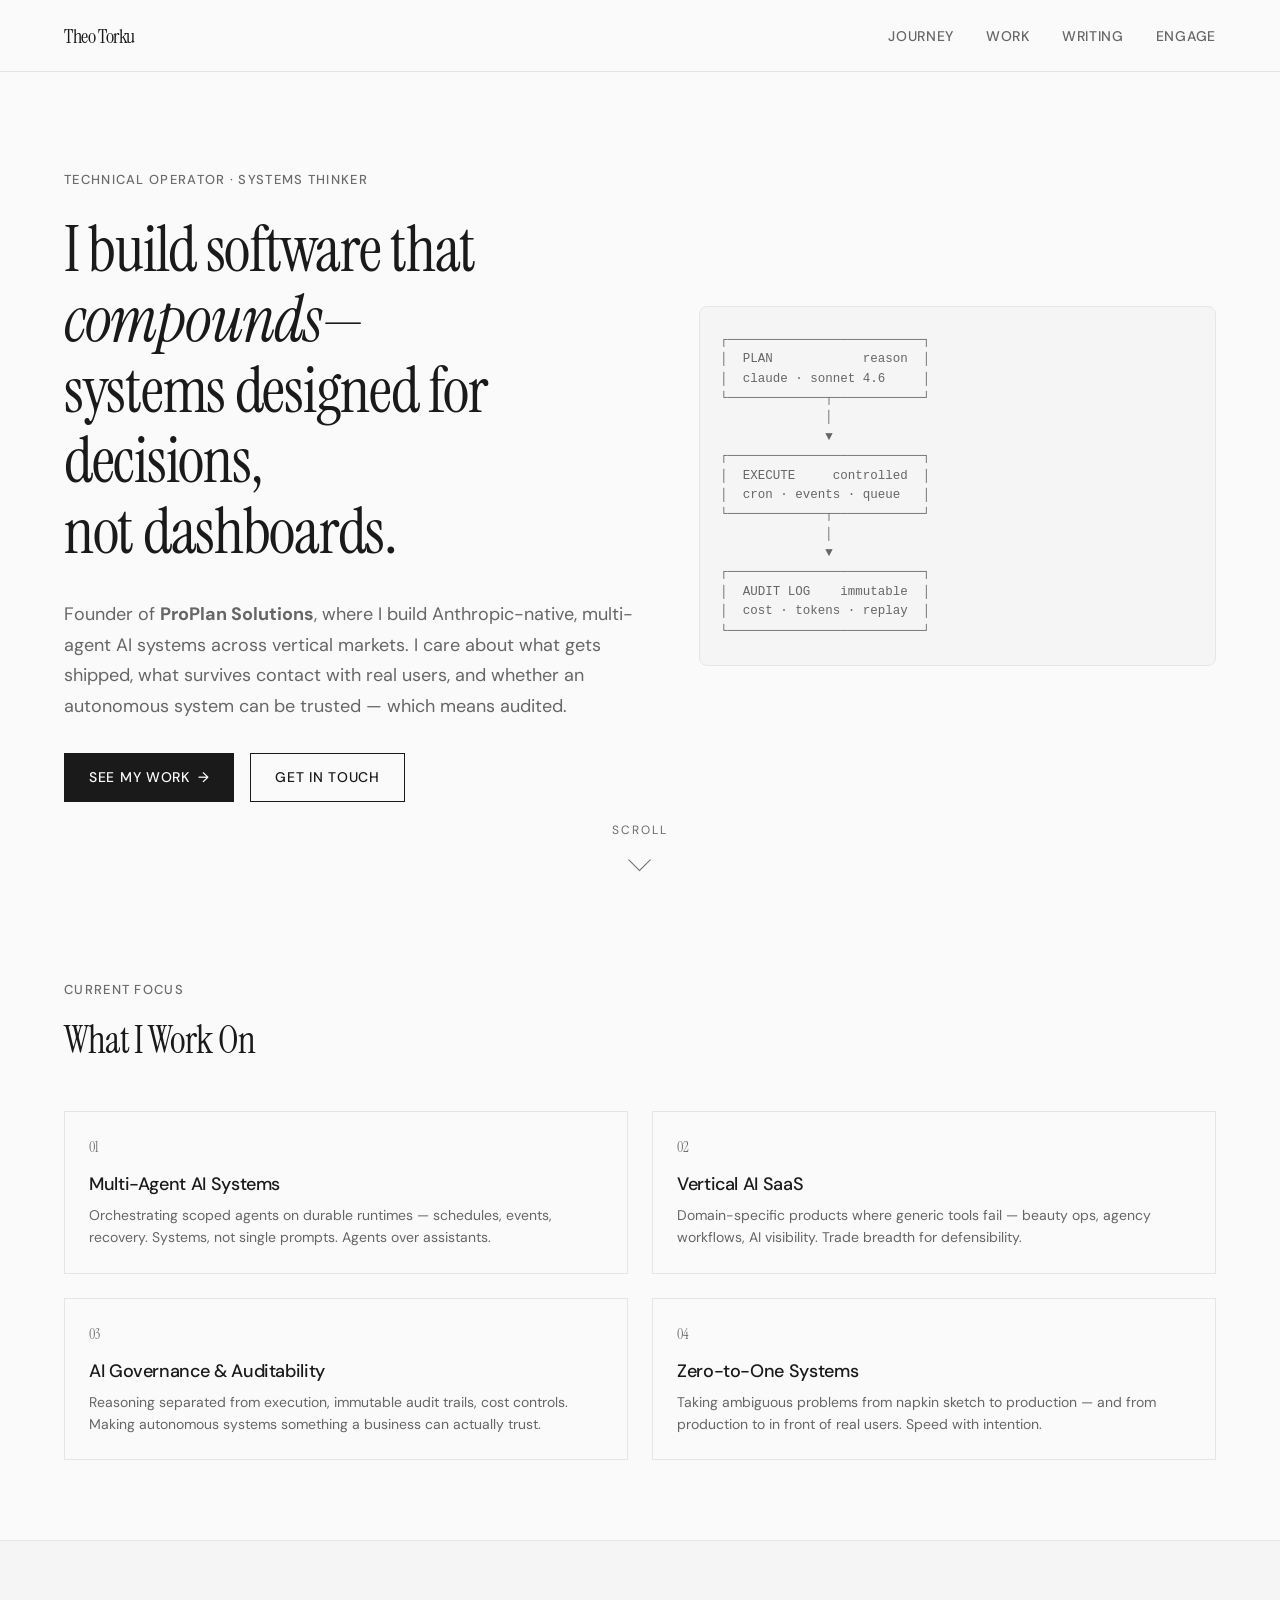
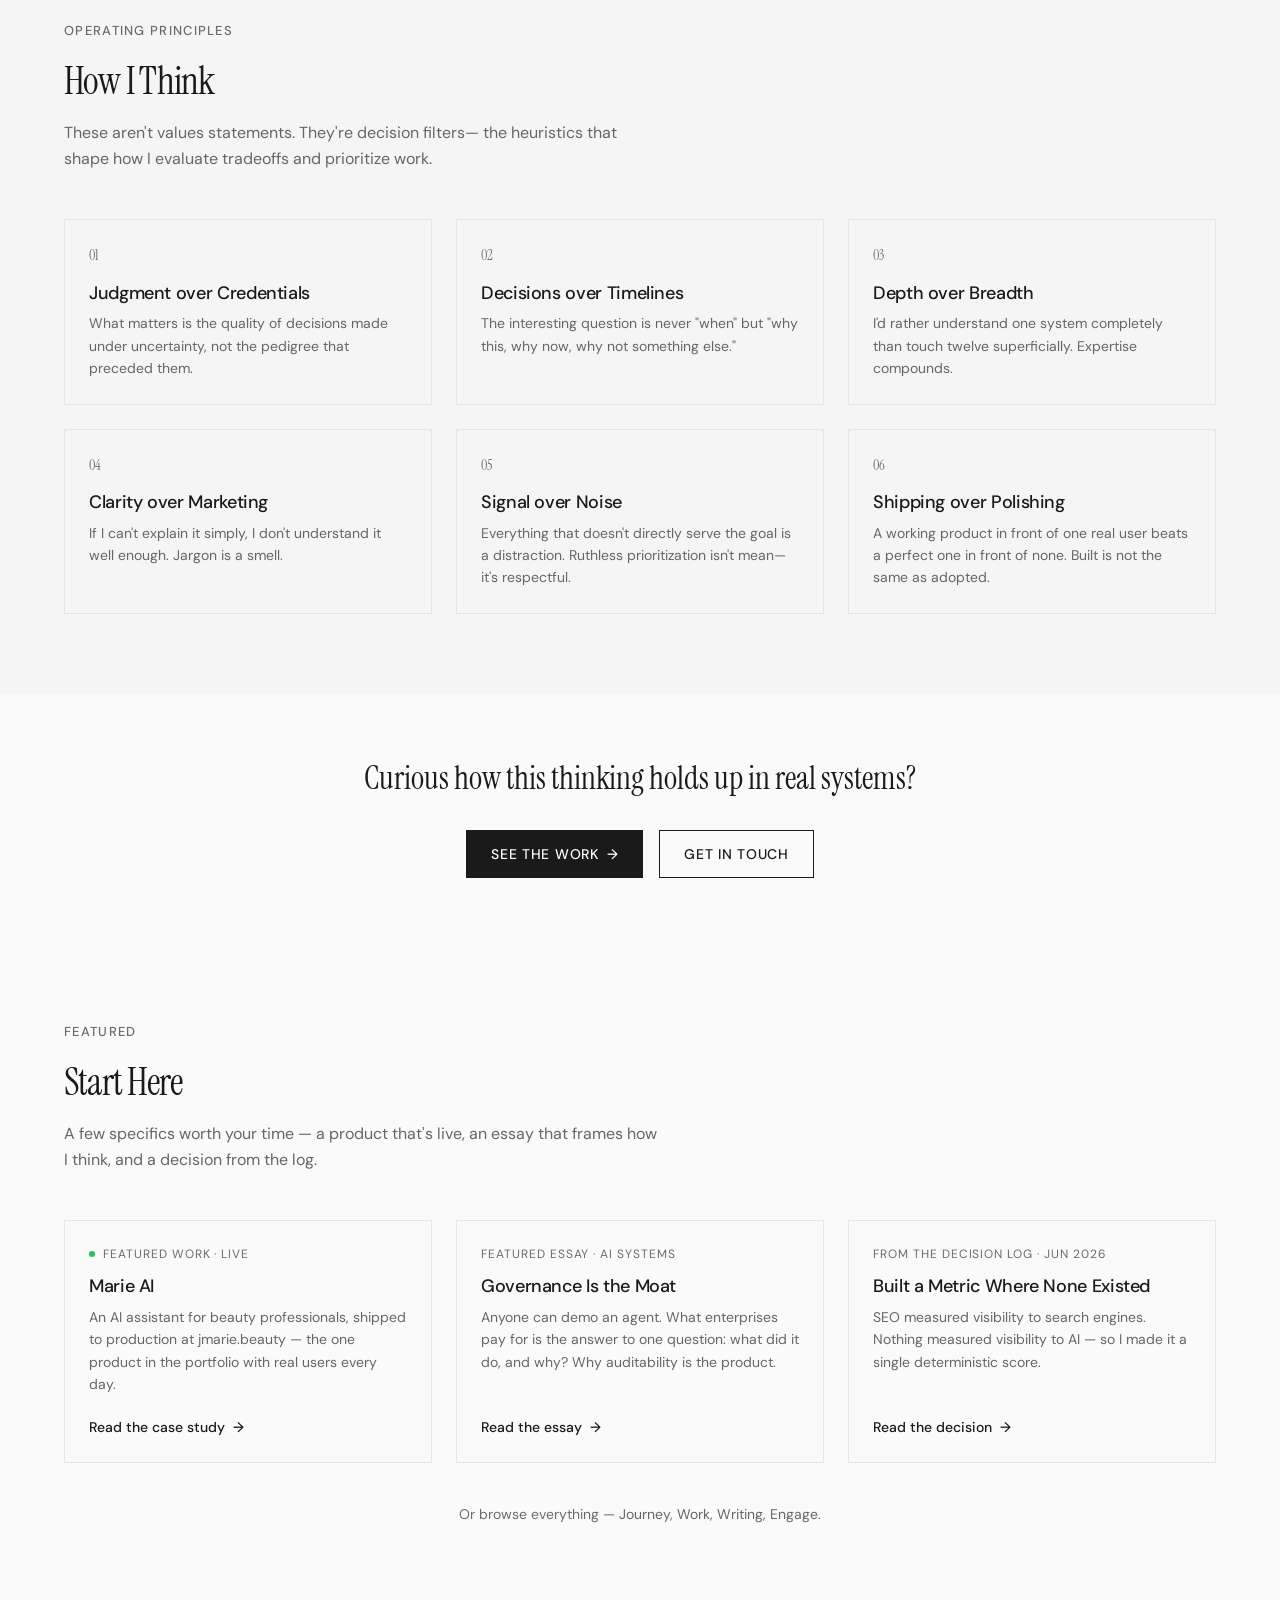
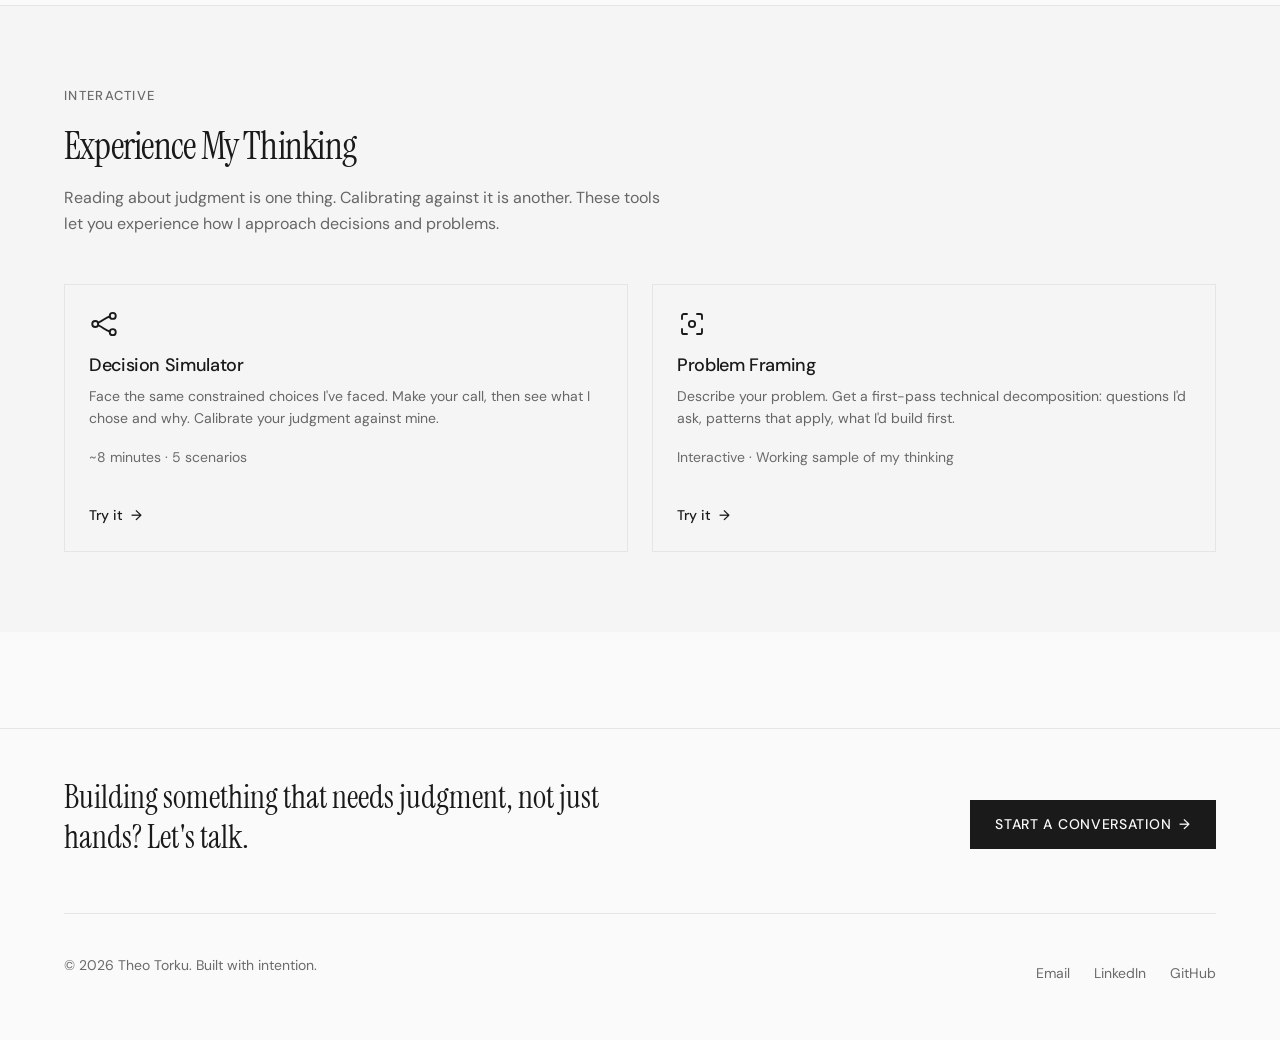
<file: index.html>
<!DOCTYPE html>
<html lang="en">
<head>
  <meta charset="UTF-8">
  <meta name="viewport" content="width=device-width, initial-scale=1.0">
  <meta name="description" content="Theo Torku — Technical operator and founder of ProPlan Solutions. Building Anthropic-native, multi-agent AI systems with architectural judgment and execution maturity.">
  <meta name="robots" content="index, follow">

  <!-- Open Graph -->
  <meta property="og:title" content="Theo Torku — Technical Operator & AI Founder">
  <meta property="og:description" content="Founder of ProPlan Solutions. Building Anthropic-native, multi-agent AI systems with architectural judgment and governance built in.">
  <meta property="og:type" content="website">
  <meta property="og:url" content="https://theotorku.github.io/">
  <meta property="og:image" content="https://theotorku.github.io/og-image.png">
  <meta property="og:image:width" content="1200">
  <meta property="og:image:height" content="630">
  <meta property="og:image:alt" content="Theo Torku — Founder of ProPlan Solutions">
  <meta name="twitter:card" content="summary_large_image">
  <meta name="twitter:title" content="Theo Torku — Technical Operator & AI Founder">
  <meta name="twitter:description" content="Founder of ProPlan Solutions. Building Anthropic-native, multi-agent AI systems with governance built in.">
  <meta name="twitter:image" content="https://theotorku.github.io/og-image.png">

  <title>Theo Torku — Technical Operator & AI Founder</title>

  <link rel="icon" type="image/svg+xml" href="favicon.svg">
  <link rel="stylesheet" href="css/style.css">
  <link rel="canonical" href="https://theotorku.github.io/">
</head>
<body>
  <a class="skip-link" href="#main">Skip to content</a>

  <!-- Navigation -->
  <nav class="nav" role="navigation" aria-label="Main navigation">
    <div class="container nav-inner">
      <a href="index.html" class="nav-logo">Theo Torku</a>

      <button class="nav-toggle" aria-label="Toggle navigation" aria-expanded="false">
        <span></span>
        <span></span>
        <span></span>
      </button>

      <ul class="nav-links">
        <li><a href="pages/journey.html" class="nav-link">Journey</a></li>
        <li><a href="pages/work.html" class="nav-link">Work</a></li>
        <li><a href="pages/writing.html" class="nav-link">Writing</a></li>
        <li><a href="pages/engage.html" class="nav-link">Engage</a></li>
      </ul>
    </div>
  </nav>

  <main id="main">
    <!-- Hero Section -->
    <section class="hero">
      <div class="container">
        <div class="hero-grid">
          <div class="hero-content">
            <p class="hero-label animate-in">Technical Operator · Systems Thinker</p>

            <h1 class="hero-title animate-in delay-1">
              I build software that <em>compounds</em>—<br>
              systems designed for decisions,<br>
              not dashboards.
            </h1>

            <p class="hero-subtitle animate-in delay-2">
              Founder of <strong>ProPlan Solutions</strong>, where I build Anthropic-native,
              multi-agent AI systems across vertical markets. I care about what gets shipped,
              what survives contact with real users, and whether an autonomous system can be
              trusted — which means audited.
            </p>

            <div class="hero-actions animate-in delay-3">
              <a href="pages/work.html" class="btn btn-primary btn-arrow">See my work</a>
              <a href="pages/engage.html" class="btn">Get in touch</a>
            </div>
          </div>

          <div class="hero-visual animate-in delay-2" aria-hidden="true">
<pre>┌──────────────────────────┐
│  PLAN            reason  │
│  claude · sonnet 4.6     │
└─────────────┬────────────┘
              │
              ▼
┌──────────────────────────┐
│  EXECUTE     controlled  │
│  cron · events · queue   │
└─────────────┬────────────┘
              │
              ▼
┌──────────────────────────┐
│  AUDIT LOG    immutable  │
│  cost · tokens · replay  │
└──────────────────────────┘</pre>
          </div>
        </div>
      </div>
      <a href="#work-on" class="scroll-indicator" aria-label="Scroll to content">
        <span>Scroll</span>
        <span class="scroll-indicator__arrow"></span>
      </a>
    </section>

    <!-- What I Work On -->
    <section class="section" id="work-on">
      <div class="container">
        <div class="section-header">
          <p class="section-label">Current Focus</p>
          <h2 class="section-title">What I Work On</h2>
        </div>
        
        <div class="card-grid cols-2">
          <div class="principle-card observe-animation">
            <p class="principle-number">01</p>
            <h3 class="principle-title">Multi-Agent AI Systems</h3>
            <p class="principle-description">
              Orchestrating scoped agents on durable runtimes — schedules, events,
              recovery. Systems, not single prompts. Agents over assistants.
            </p>
          </div>

          <div class="principle-card observe-animation">
            <p class="principle-number">02</p>
            <h3 class="principle-title">Vertical AI SaaS</h3>
            <p class="principle-description">
              Domain-specific products where generic tools fail — beauty ops, agency
              workflows, AI visibility. Trade breadth for defensibility.
            </p>
          </div>

          <div class="principle-card observe-animation">
            <p class="principle-number">03</p>
            <h3 class="principle-title">AI Governance &amp; Auditability</h3>
            <p class="principle-description">
              Reasoning separated from execution, immutable audit trails, cost controls.
              Making autonomous systems something a business can actually trust.
            </p>
          </div>

          <div class="principle-card observe-animation">
            <p class="principle-number">04</p>
            <h3 class="principle-title">Zero-to-One Systems</h3>
            <p class="principle-description">
              Taking ambiguous problems from napkin sketch to production — and from
              production to in front of real users. Speed with intention.
            </p>
          </div>
        </div>
      </div>
    </section>

    <!-- How I Think -->
    <section class="section section-alt" id="principles" style="background-color: var(--color-bg-subtle);">
      <div class="container">
        <div class="section-header">
          <p class="section-label">Operating Principles</p>
          <h2 class="section-title">How I Think</h2>
          <p class="section-description">
            These aren't values statements. They're decision filters—
            the heuristics that shape how I evaluate tradeoffs and prioritize work.
          </p>
        </div>
        
        <div class="card-grid cols-3">
          <div class="principle-card observe-animation">
            <p class="principle-number">01</p>
            <h3 class="principle-title">Judgment over Credentials</h3>
            <p class="principle-description">
              What matters is the quality of decisions made under uncertainty, 
              not the pedigree that preceded them.
            </p>
          </div>
          
          <div class="principle-card observe-animation">
            <p class="principle-number">02</p>
            <h3 class="principle-title">Decisions over Timelines</h3>
            <p class="principle-description">
              The interesting question is never "when" but "why this, why now, 
              why not something else."
            </p>
          </div>
          
          <div class="principle-card observe-animation">
            <p class="principle-number">03</p>
            <h3 class="principle-title">Depth over Breadth</h3>
            <p class="principle-description">
              I'd rather understand one system completely than touch twelve superficially. 
              Expertise compounds.
            </p>
          </div>
          
          <div class="principle-card observe-animation">
            <p class="principle-number">04</p>
            <h3 class="principle-title">Clarity over Marketing</h3>
            <p class="principle-description">
              If I can't explain it simply, I don't understand it well enough. 
              Jargon is a smell.
            </p>
          </div>
          
          <div class="principle-card observe-animation">
            <p class="principle-number">05</p>
            <h3 class="principle-title">Signal over Noise</h3>
            <p class="principle-description">
              Everything that doesn't directly serve the goal is a distraction.
              Ruthless prioritization isn't mean—it's respectful.
            </p>
          </div>

          <div class="principle-card observe-animation">
            <p class="principle-number">06</p>
            <h3 class="principle-title">Shipping over Polishing</h3>
            <p class="principle-description">
              A working product in front of one real user beats a perfect one in
              front of none. Built is not the same as adopted.
            </p>
          </div>
        </div>
      </div>
    </section>

    <!-- Mid-page engagement prompt -->
    <section class="section-sm">
      <div class="container cta-band">
        <p class="cta-band-text">Curious how this thinking holds up in real systems?</p>
        <div class="cta-band-actions">
          <a href="pages/work.html" class="btn btn-primary btn-arrow">See the work</a>
          <a href="pages/engage.html" class="btn">Get in touch</a>
        </div>
      </div>
    </section>

    <!-- Navigation to Deeper Sections -->
    <section class="section">
      <div class="container">
        <div class="section-header">
          <p class="section-label">Featured</p>
          <h2 class="section-title">Start Here</h2>
          <p class="section-description">
            A few specifics worth your time — a product that's live, an essay that frames how
            I think, and a decision from the log.
          </p>
        </div>

        <div class="card-grid cols-3">
          <a href="pages/work.html#case-study-2" class="principle-card card-link observe-animation">
            <p class="card-kicker"><span class="status-dot live"></span>Featured Work · Live</p>
            <h3 class="principle-title">Marie AI</h3>
            <p class="principle-description">
              An AI assistant for beauty professionals, shipped to production at
              jmarie.beauty — the one product in the portfolio with real users every day.
            </p>
            <span class="card-cta">Read the case study</span>
          </a>

          <a href="pages/writing.html#governance-moat" class="principle-card card-link observe-animation">
            <p class="card-kicker">Featured Essay · AI Systems</p>
            <h3 class="principle-title">Governance Is the Moat</h3>
            <p class="principle-description">
              Anyone can demo an agent. What enterprises pay for is the answer to one
              question: what did it do, and why? Why auditability is the product.
            </p>
            <span class="card-cta">Read the essay</span>
          </a>

          <a href="pages/journey.html#metric-decision" class="principle-card card-link observe-animation">
            <p class="card-kicker">From the Decision Log · Jun 2026</p>
            <h3 class="principle-title">Built a Metric Where None Existed</h3>
            <p class="principle-description">
              SEO measured visibility to search engines. Nothing measured visibility to
              AI — so I made it a single deterministic score.
            </p>
            <span class="card-cta">Read the decision</span>
          </a>
        </div>

        <p class="featured-browse">
          Or browse everything —
          <a href="pages/journey.html">Journey</a>,
          <a href="pages/work.html">Work</a>,
          <a href="pages/writing.html">Writing</a>,
          <a href="pages/engage.html">Engage</a>.
        </p>
      </div>
    </section>

    <!-- Interactive Tools Section -->
    <section class="section section-alt" style="background-color: var(--color-bg-subtle);">
      <div class="container">
        <div class="section-header">
          <p class="section-label">Interactive</p>
          <h2 class="section-title">Experience My Thinking</h2>
          <p class="section-description">
            Reading about judgment is one thing. Calibrating against it is another. 
            These tools let you experience how I approach decisions and problems.
          </p>
        </div>
        
        <div class="card-grid cols-2">
          <a href="pages/simulator.html" class="principle-card card-link observe-animation">
            <span class="feature-icon" aria-hidden="true">
              <svg viewBox="0 0 24 24" fill="none" stroke="currentColor" stroke-width="1.5" stroke-linecap="round" stroke-linejoin="round">
                <circle cx="5" cy="12" r="2.4"/>
                <circle cx="19" cy="5.5" r="2.4"/>
                <circle cx="19" cy="18.5" r="2.4"/>
                <path d="M7.3 11C11.5 9.2 13 7 16.6 6"/>
                <path d="M7.3 13C11.5 14.8 13 17 16.6 18"/>
              </svg>
            </span>
            <h3 class="principle-title">Decision Simulator</h3>
            <p class="principle-description">
              Face the same constrained choices I've faced. Make your call,
              then see what I chose and why. Calibrate your judgment against mine.
            </p>
            <p style="margin-top: var(--space-4); font-size: var(--text-sm); color: var(--color-text-tertiary);">
              ~8 minutes · 5 scenarios
            </p>
            <span class="card-cta">Try it</span>
          </a>

          <a href="pages/framing.html" class="principle-card card-link observe-animation">
            <span class="feature-icon" aria-hidden="true">
              <svg viewBox="0 0 24 24" fill="none" stroke="currentColor" stroke-width="1.5" stroke-linecap="round" stroke-linejoin="round">
                <path d="M4 8V5.5A1.5 1.5 0 0 1 5.5 4H8"/>
                <path d="M16 4h2.5A1.5 1.5 0 0 1 20 5.5V8"/>
                <path d="M20 16v2.5a1.5 1.5 0 0 1-1.5 1.5H16"/>
                <path d="M8 20H5.5A1.5 1.5 0 0 1 4 18.5V16"/>
                <circle cx="12" cy="12" r="2.5"/>
              </svg>
            </span>
            <h3 class="principle-title">Problem Framing</h3>
            <p class="principle-description">
              Describe your problem. Get a first-pass technical decomposition:
              questions I'd ask, patterns that apply, what I'd build first.
            </p>
            <p style="margin-top: var(--space-4); font-size: var(--text-sm); color: var(--color-text-tertiary);">
              Interactive · Working sample of my thinking
            </p>
            <span class="card-cta">Try it</span>
          </a>
        </div>
      </div>
    </section>
  </main>

  <!-- Footer -->
  <footer class="footer">
    <div class="container">
      <div class="footer-cta">
        <p class="footer-cta-text">Building something that needs judgment, not just hands? Let's talk.</p>
        <a href="pages/engage.html" class="btn btn-primary btn-arrow">Start a Conversation</a>
      </div>
      <div class="footer-inner">
        <p class="footer-text">© 2026 Theo Torku. Built with intention.</p>
        <ul class="footer-links">
          <li><a href="mailto:theo@proplansolutions.io" class="footer-link">Email</a></li>
          <li><a href="https://linkedin.com/company/proplansolutions" class="footer-link">LinkedIn</a></li>
          <li><a href="https://github.com/theotorku" class="footer-link">GitHub</a></li>
        </ul>
      </div>
    </div>
  </footer>

  <script src="js/main.js"></script>
</body>
</html>
</file>
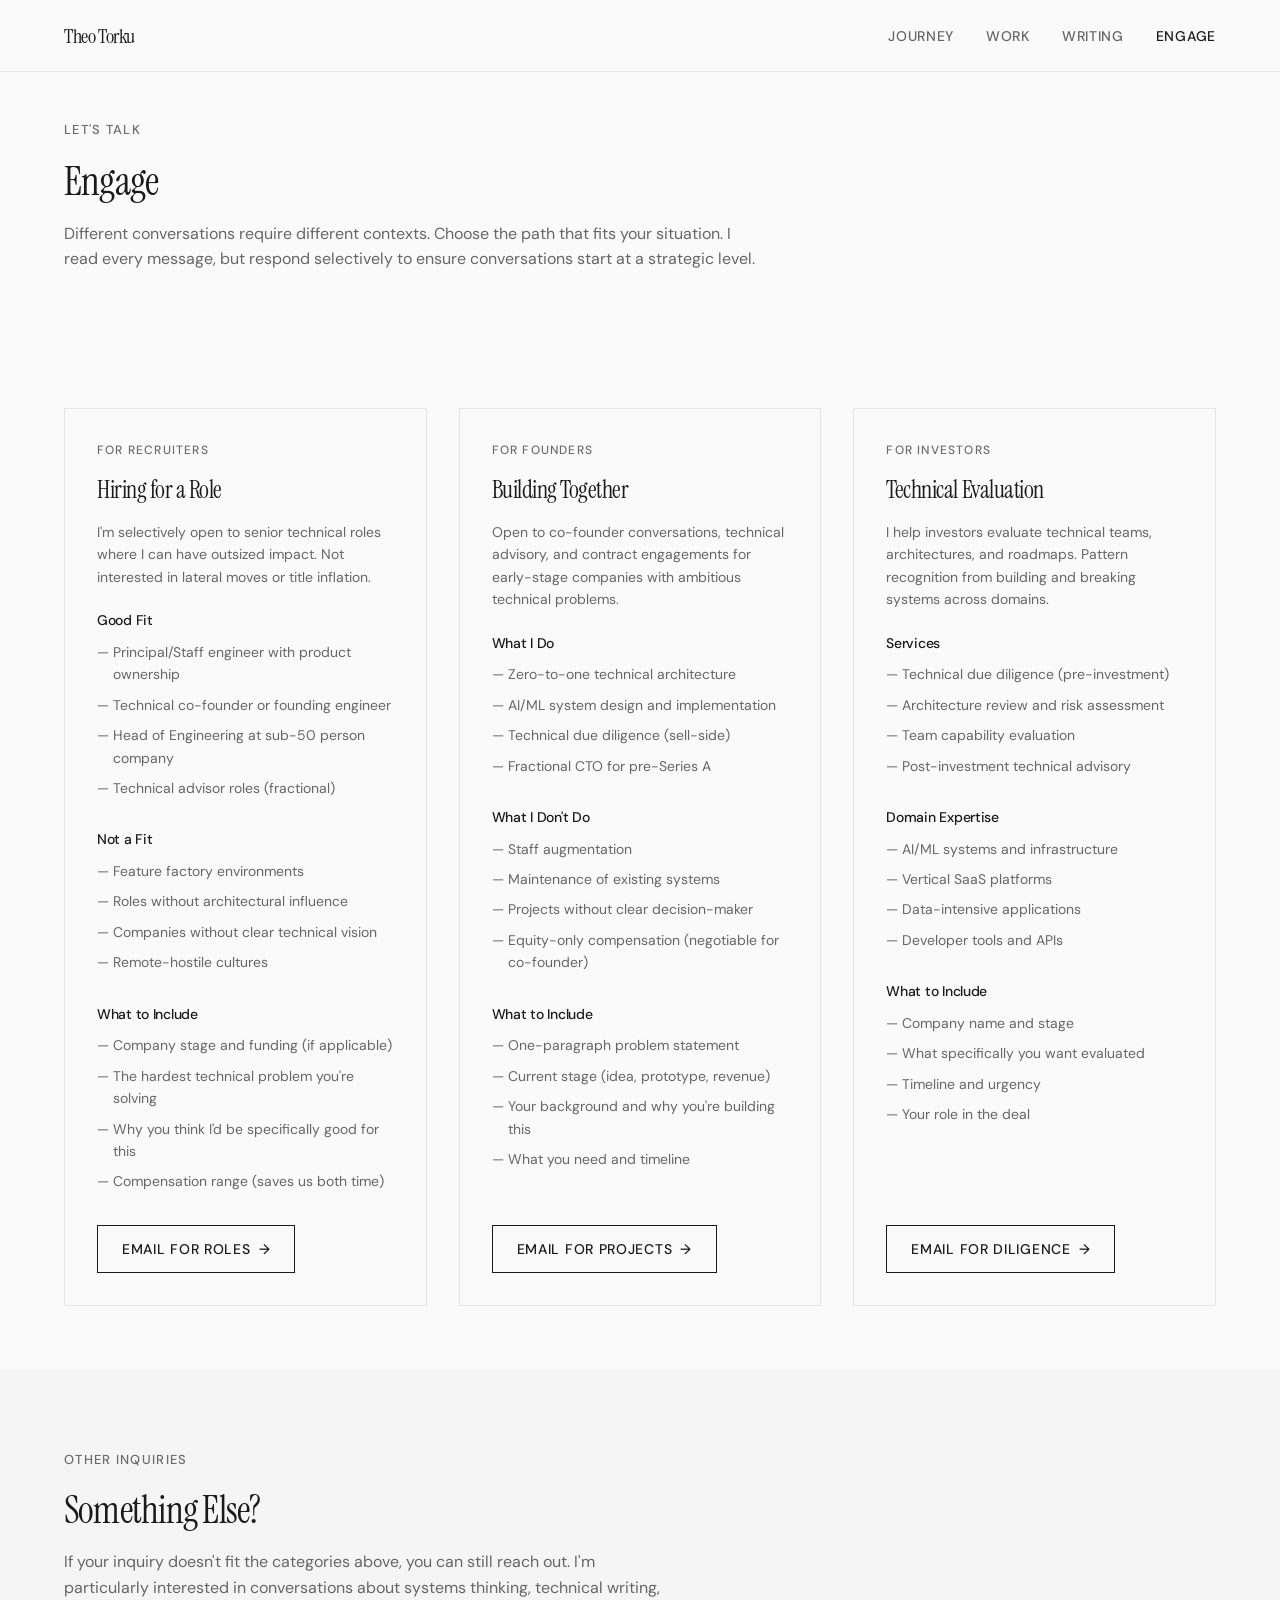
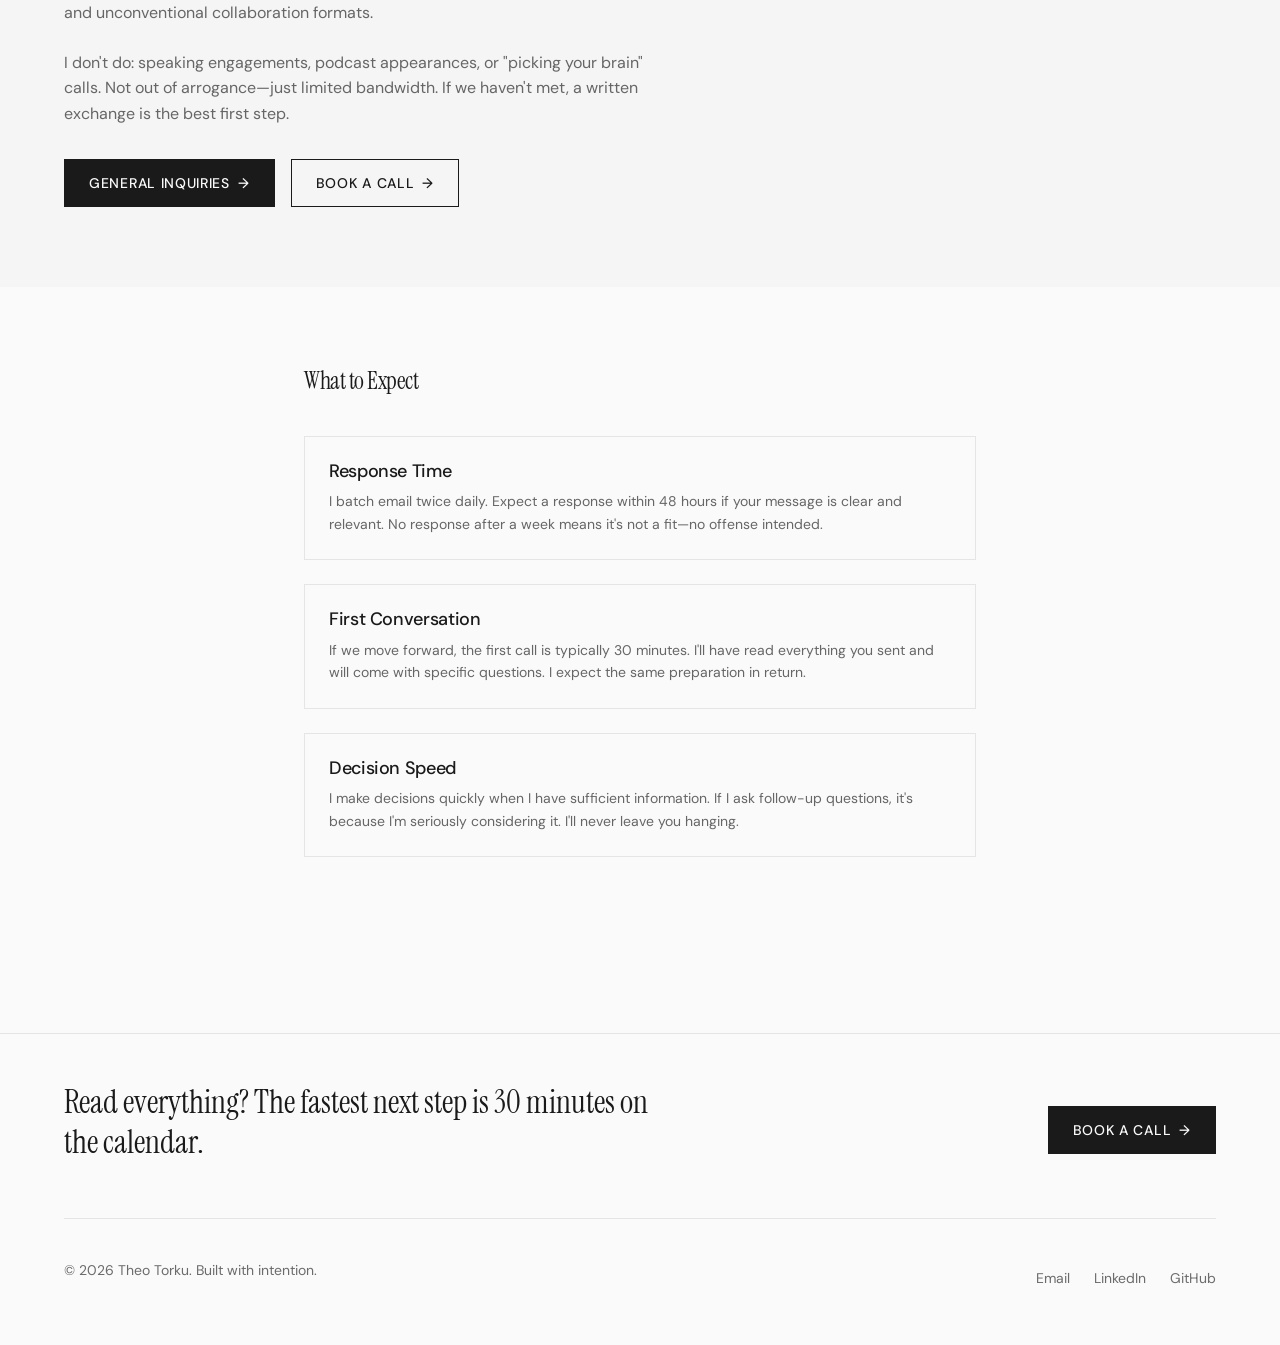
<file: pages/engage.html>
<!DOCTYPE html>
<html lang="en">
<head>
  <meta charset="UTF-8">
  <meta name="viewport" content="width=device-width, initial-scale=1.0">
  <meta name="description" content="How to work with Theo Torku. Clear paths for recruiters, founders, and investors.">
  <meta property="og:title" content="Engage — Theo Torku">
  <meta property="og:description" content="How to work with me. Clear paths for recruiters, founders, and investors.">
  <meta property="og:type" content="website">
  <meta property="og:image" content="https://theotorku.github.io/og-image.png">
  <meta property="og:image:width" content="1200">
  <meta property="og:image:height" content="630">
  <meta name="twitter:card" content="summary_large_image">
  <meta name="twitter:image" content="https://theotorku.github.io/og-image.png">

  <title>Engage — Theo Torku</title>

  <link rel="icon" type="image/svg+xml" href="../favicon.svg">
  <link rel="stylesheet" href="../css/style.css">
</head>
<body>
  <a class="skip-link" href="#main">Skip to content</a>

  <!-- Navigation -->
  <nav class="nav" role="navigation" aria-label="Main navigation">
    <div class="container nav-inner">
      <a href="../index.html" class="nav-logo">Theo Torku</a>

      <button class="nav-toggle" aria-label="Toggle navigation" aria-expanded="false">
        <span></span>
        <span></span>
        <span></span>
      </button>

      <ul class="nav-links">
        <li><a href="journey.html" class="nav-link">Journey</a></li>
        <li><a href="work.html" class="nav-link">Work</a></li>
        <li><a href="writing.html" class="nav-link">Writing</a></li>
        <li><a href="engage.html" class="nav-link active" aria-current="page">Engage</a></li>
      </ul>
    </div>
  </nav>

  <main id="main">
    <!-- Page Header -->
    <section class="section page-intro">
      <div class="container">
        <div class="section-header">
          <p class="section-label">Let's Talk</p>
          <h1 class="section-title" style="font-size: var(--text-4xl);">Engage</h1>
          <p class="section-description" style="max-width: 700px;">
            Different conversations require different contexts. Choose the path that 
            fits your situation. I read every message, but respond selectively to 
            ensure conversations start at a strategic level.
          </p>
        </div>
      </div>
    </section>

    <!-- Engagement Cards -->
    <section class="section-sm">
      <div class="container">
        <div class="engage-grid">
          
          <!-- Recruiters -->
          <div class="engage-card observe-animation">
            <p class="engage-card-label">For Recruiters</p>
            <h2 class="engage-card-title">Hiring for a Role</h2>
            <p class="engage-card-description">
              I'm selectively open to senior technical roles where I can have 
              outsized impact. Not interested in lateral moves or title inflation.
            </p>
            
            <div class="engage-card-expectations">
              <h4>Good Fit</h4>
              <ul>
                <li>Principal/Staff engineer with product ownership</li>
                <li>Technical co-founder or founding engineer</li>
                <li>Head of Engineering at sub-50 person company</li>
                <li>Technical advisor roles (fractional)</li>
              </ul>
            </div>
            
            <div class="engage-card-expectations">
              <h4>Not a Fit</h4>
              <ul>
                <li>Feature factory environments</li>
                <li>Roles without architectural influence</li>
                <li>Companies without clear technical vision</li>
                <li>Remote-hostile cultures</li>
              </ul>
            </div>
            
            <div class="engage-card-expectations">
              <h4>What to Include</h4>
              <ul>
                <li>Company stage and funding (if applicable)</li>
                <li>The hardest technical problem you're solving</li>
                <li>Why you think I'd be specifically good for this</li>
                <li>Compensation range (saves us both time)</li>
              </ul>
            </div>
            
            <a href="mailto:theo@proplansolutions.io?subject=Role%20Opportunity" class="btn btn-arrow mt-6">
              Email for Roles
            </a>
          </div>

          <!-- Founders -->
          <div class="engage-card observe-animation">
            <p class="engage-card-label">For Founders</p>
            <h2 class="engage-card-title">Building Together</h2>
            <p class="engage-card-description">
              Open to co-founder conversations, technical advisory, and 
              contract engagements for early-stage companies with ambitious 
              technical problems.
            </p>
            
            <div class="engage-card-expectations">
              <h4>What I Do</h4>
              <ul>
                <li>Zero-to-one technical architecture</li>
                <li>AI/ML system design and implementation</li>
                <li>Technical due diligence (sell-side)</li>
                <li>Fractional CTO for pre-Series A</li>
              </ul>
            </div>
            
            <div class="engage-card-expectations">
              <h4>What I Don't Do</h4>
              <ul>
                <li>Staff augmentation</li>
                <li>Maintenance of existing systems</li>
                <li>Projects without clear decision-maker</li>
                <li>Equity-only compensation (negotiable for co-founder)</li>
              </ul>
            </div>
            
            <div class="engage-card-expectations">
              <h4>What to Include</h4>
              <ul>
                <li>One-paragraph problem statement</li>
                <li>Current stage (idea, prototype, revenue)</li>
                <li>Your background and why you're building this</li>
                <li>What you need and timeline</li>
              </ul>
            </div>
            
            <a href="mailto:theo@proplansolutions.io?subject=Building%20Together" class="btn btn-arrow mt-6">
              Email for Projects
            </a>
          </div>

          <!-- Investors -->
          <div class="engage-card observe-animation">
            <p class="engage-card-label">For Investors</p>
            <h2 class="engage-card-title">Technical Evaluation</h2>
            <p class="engage-card-description">
              I help investors evaluate technical teams, architectures, and 
              roadmaps. Pattern recognition from building and breaking systems 
              across domains.
            </p>
            
            <div class="engage-card-expectations">
              <h4>Services</h4>
              <ul>
                <li>Technical due diligence (pre-investment)</li>
                <li>Architecture review and risk assessment</li>
                <li>Team capability evaluation</li>
                <li>Post-investment technical advisory</li>
              </ul>
            </div>
            
            <div class="engage-card-expectations">
              <h4>Domain Expertise</h4>
              <ul>
                <li>AI/ML systems and infrastructure</li>
                <li>Vertical SaaS platforms</li>
                <li>Data-intensive applications</li>
                <li>Developer tools and APIs</li>
              </ul>
            </div>
            
            <div class="engage-card-expectations">
              <h4>What to Include</h4>
              <ul>
                <li>Company name and stage</li>
                <li>What specifically you want evaluated</li>
                <li>Timeline and urgency</li>
                <li>Your role in the deal</li>
              </ul>
            </div>
            
            <a href="mailto:theo@proplansolutions.io?subject=Technical%20Diligence" class="btn btn-arrow mt-6">
              Email for Diligence
            </a>
          </div>

        </div>
      </div>
    </section>

    <!-- General Contact -->
    <section class="section" style="background-color: var(--color-bg-subtle);">
      <div class="container">
        <div style="max-width: 600px;">
          <p class="section-label">Other Inquiries</p>
          <h2 class="section-title">Something Else?</h2>
          <p class="section-description">
            If your inquiry doesn't fit the categories above, you can still reach out. 
            I'm particularly interested in conversations about systems thinking, 
            technical writing, and unconventional collaboration formats.
          </p>
          <p style="color: var(--color-text-secondary); margin-top: var(--space-6);">
            I don't do: speaking engagements, podcast appearances, or "picking your brain"
            calls. Not out of arrogance—just limited bandwidth. If we haven't met, a
            written exchange is the best first step.
          </p>

          <div style="display: flex; gap: var(--space-4); flex-wrap: wrap; margin-top: var(--space-8);">
            <a href="mailto:theo@proplansolutions.io?subject=Hello" class="btn btn-primary btn-arrow">
              General Inquiries
            </a>
            <a href="https://calendly.com/proplansolutions" class="btn btn-arrow">
              Book a Call
            </a>
          </div>
        </div>
      </div>
    </section>

    <!-- Response Expectations -->
    <section class="section">
      <div class="container content-narrow">
        <h2 style="font-size: var(--text-2xl); margin-bottom: var(--space-8);">
          What to Expect
        </h2>
        
        <div class="principles-grid" style="grid-template-columns: 1fr;">
          <div class="principle-card">
            <h3 class="principle-title">Response Time</h3>
            <p class="principle-description">
              I batch email twice daily. Expect a response within 48 hours if your 
              message is clear and relevant. No response after a week means it's not 
              a fit—no offense intended.
            </p>
          </div>
          
          <div class="principle-card">
            <h3 class="principle-title">First Conversation</h3>
            <p class="principle-description">
              If we move forward, the first call is typically 30 minutes. I'll have 
              read everything you sent and will come with specific questions. I expect 
              the same preparation in return.
            </p>
          </div>
          
          <div class="principle-card">
            <h3 class="principle-title">Decision Speed</h3>
            <p class="principle-description">
              I make decisions quickly when I have sufficient information. If I ask 
              follow-up questions, it's because I'm seriously considering it. I'll 
              never leave you hanging.
            </p>
          </div>
        </div>
      </div>
    </section>
  </main>

  <!-- Footer -->
  <footer class="footer">
    <div class="container">
      <div class="footer-cta">
        <p class="footer-cta-text">Read everything? The fastest next step is 30 minutes on the calendar.</p>
        <a href="https://calendly.com/proplansolutions" class="btn btn-primary btn-arrow">Book a Call</a>
      </div>
      <div class="footer-inner">
        <p class="footer-text">© 2026 Theo Torku. Built with intention.</p>
        <ul class="footer-links">
          <li><a href="mailto:theo@proplansolutions.io" class="footer-link">Email</a></li>
          <li><a href="https://linkedin.com/company/proplansolutions" class="footer-link">LinkedIn</a></li>
          <li><a href="https://github.com/theotorku" class="footer-link">GitHub</a></li>
        </ul>
      </div>
    </div>
  </footer>

  <script src="../js/main.js"></script>
</body>
</html>
</file>
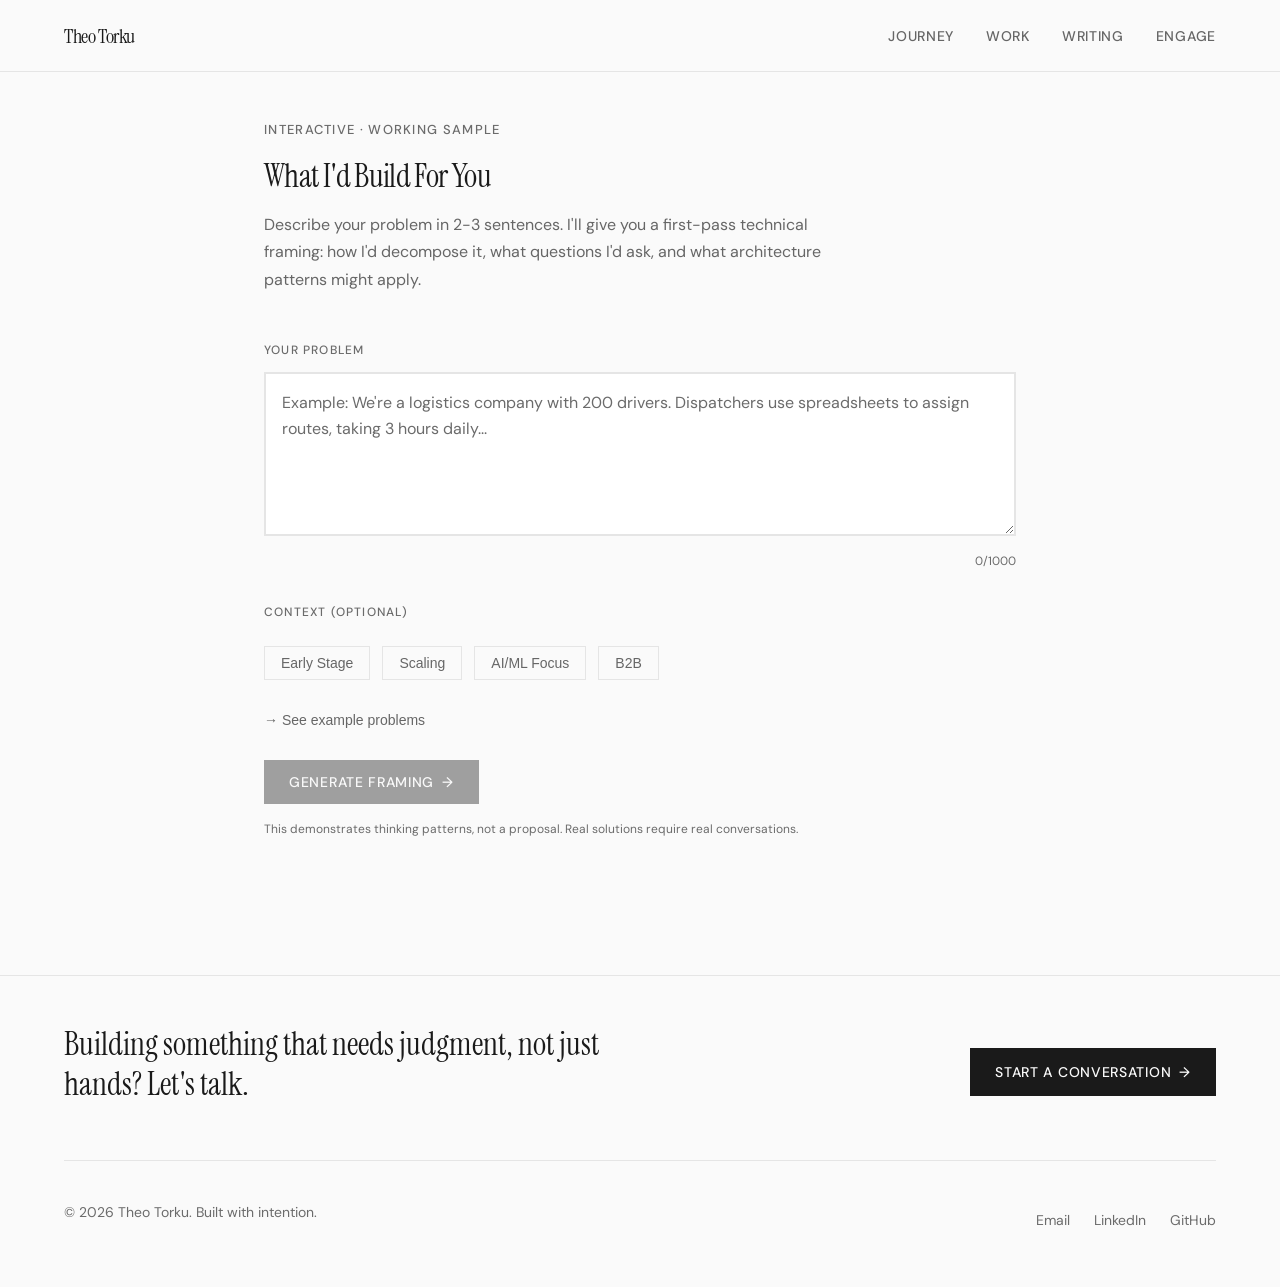
<file: pages/framing.html>
<!DOCTYPE html>
<html lang="en">
<head>
  <meta charset="UTF-8">
  <meta name="viewport" content="width=device-width, initial-scale=1.0">
  <meta name="description" content="Describe your problem and get a first-pass technical framing — how I'd decompose it, the questions I'd ask, and the architecture patterns that apply.">
  <meta property="og:title" content="Problem Framing — Theo Torku">
  <meta property="og:description" content="A working sample of how I think: describe a problem, get a first-pass technical decomposition.">
  <meta property="og:type" content="website">
  <meta property="og:image" content="https://theotorku.github.io/og-image.png">
  <meta property="og:image:width" content="1200">
  <meta property="og:image:height" content="630">
  <meta name="twitter:card" content="summary_large_image">
  <meta name="twitter:image" content="https://theotorku.github.io/og-image.png">
  <title>Problem Framing — Theo Torku</title>
  <link rel="icon" type="image/svg+xml" href="../favicon.svg">
  <link rel="stylesheet" href="../css/style.css">
  <style>
    .framing-container { max-width: 800px; margin: 0 auto; }
    .framing-intro { margin-bottom: var(--space-12); }
    .framing-intro-title { font-family: var(--font-display); font-size: var(--text-3xl); margin-bottom: var(--space-4); }
    .framing-intro-description { color: var(--color-text-secondary); line-height: 1.7; max-width: 600px; }
    .input-section { margin-bottom: var(--space-8); }
    .input-label { font-size: var(--text-xs); font-weight: 500; text-transform: uppercase; letter-spacing: 0.1em; color: var(--color-text-tertiary); margin-bottom: var(--space-3); display: block; }
    .problem-textarea { width: 100%; min-height: 150px; padding: var(--space-4); font-family: var(--font-body); font-size: var(--text-base); line-height: 1.6; border: 2px solid var(--color-border); background-color: var(--color-bg-elevated); color: var(--color-text-primary); resize: vertical; transition: border-color var(--transition-fast); }
    .problem-textarea:focus { outline: none; border-color: var(--color-text-primary); }
    .problem-textarea::placeholder { color: var(--color-text-tertiary); }
    .char-count { font-size: var(--text-xs); color: var(--color-text-tertiary); margin: 0 0 0 auto; }
    .input-meta { display: flex; justify-content: space-between; align-items: center; gap: var(--space-4); margin-top: var(--space-2); }
    .input-error { font-size: var(--text-xs); color: #EF4444; margin: 0; }
    .input-error[hidden] { display: none; }
    .context-toggles { display: flex; flex-wrap: wrap; gap: var(--space-3); margin-top: var(--space-6); }
    .context-toggle { padding: var(--space-2) var(--space-4); font-size: var(--text-sm); border: 1px solid var(--color-border); background: var(--color-bg); color: var(--color-text-secondary); cursor: pointer; transition: all var(--transition-fast); }
    .context-toggle:hover { border-color: var(--color-text-secondary); }
    .context-toggle.active { border-color: var(--color-text-primary); background: var(--color-bg-subtle); color: var(--color-text-primary); }
    .submit-section { margin-top: var(--space-8); display: flex; align-items: center; gap: var(--space-4); }
    .output-section { margin-top: var(--space-12); padding-top: var(--space-12); border-top: 1px solid var(--color-border); display: none; }
    .output-section.visible { display: block; animation: fadeIn 0.4s ease forwards; }
    .output-header { margin-bottom: var(--space-8); }
    .output-label { font-size: var(--text-xs); font-weight: 500; text-transform: uppercase; letter-spacing: 0.1em; color: var(--color-text-tertiary); margin-bottom: var(--space-2); }
    .output-title { font-family: var(--font-display); font-size: var(--text-2xl); }
    .framing-block { margin-bottom: var(--space-8); padding: var(--space-6); background-color: var(--color-bg-subtle); border-left: 3px solid var(--color-text-tertiary); }
    .framing-block-label { font-size: var(--text-xs); font-weight: 500; text-transform: uppercase; letter-spacing: 0.1em; color: var(--color-text-tertiary); margin-bottom: var(--space-3); }
    .framing-block-content { color: var(--color-text-secondary); line-height: 1.7; }
    .questions-grid { display: grid; gap: var(--space-4); margin-top: var(--space-4); }
    .question-item { padding: var(--space-4); background: var(--color-bg-elevated); border: 1px solid var(--color-border); font-size: var(--text-sm); color: var(--color-text-secondary); }
    .question-item strong { color: var(--color-text-primary); font-weight: 500; }
    .architecture-sketch { margin-top: var(--space-6); padding: var(--space-6); background: var(--color-bg-elevated); border: 1px solid var(--color-border); font-family: monospace; font-size: 11px; line-height: 1.4; white-space: pre; overflow-x: auto; color: var(--color-text-secondary); }
    .cta-block { margin-top: var(--space-12); padding: var(--space-8); background: var(--color-bg-subtle); text-align: center; }
    .cta-block h3 { font-family: var(--font-display); font-size: var(--text-xl); margin-bottom: var(--space-4); }
    .cta-block p { color: var(--color-text-secondary); margin-bottom: var(--space-6); max-width: 400px; margin-left: auto; margin-right: auto; }
    .loading-state { display: flex; align-items: center; gap: var(--space-3); color: var(--color-text-secondary); }
    .loading-dots { display: flex; gap: 4px; }
    .loading-dots span { width: 6px; height: 6px; background: var(--color-text-tertiary); border-radius: 50%; animation: loadingDot 1.4s infinite; }
    .loading-dots span:nth-child(2) { animation-delay: 0.2s; }
    .loading-dots span:nth-child(3) { animation-delay: 0.4s; }
    @keyframes loadingDot { 0%, 80%, 100% { opacity: 0.3; } 40% { opacity: 1; } }
    .disclaimer { font-size: var(--text-xs); color: var(--color-text-tertiary); margin-top: var(--space-4); }
    @keyframes fadeIn { from { opacity: 0; transform: translateY(10px); } to { opacity: 1; transform: translateY(0); } }
    .examples-section { margin-top: var(--space-8); }
    .examples-toggle { font-size: var(--text-sm); color: var(--color-text-secondary); background: none; border: none; cursor: pointer; display: flex; align-items: center; gap: var(--space-2); padding: 0; }
    .examples-toggle:hover { color: var(--color-text-primary); }
    .examples-list { display: none; margin-top: var(--space-4); }
    .examples-list.visible { display: block; }
    .example-item { padding: var(--space-3) var(--space-4); font-size: var(--text-sm); color: var(--color-text-secondary); cursor: pointer; border-left: 2px solid transparent; transition: all var(--transition-fast); }
    .example-item:hover { background: var(--color-bg-subtle); border-left-color: var(--color-text-tertiary); }
  </style>
</head>
<body>
  <a class="skip-link" href="#main">Skip to content</a>
  <nav class="nav"><div class="container nav-inner"><a href="../index.html" class="nav-logo">Theo Torku</a><button class="nav-toggle" aria-label="Toggle navigation" aria-expanded="false"><span></span><span></span><span></span></button><ul class="nav-links"><li><a href="journey.html" class="nav-link">Journey</a></li><li><a href="work.html" class="nav-link">Work</a></li><li><a href="writing.html" class="nav-link">Writing</a></li><li><a href="engage.html" class="nav-link">Engage</a></li></ul></div></nav>
  <main id="main">
    <section class="section page-intro">
      <div class="container framing-container">
        <div class="framing-intro">
          <p class="section-label">Interactive · Working Sample</p>
          <h1 class="framing-intro-title">What I'd Build For You</h1>
          <p class="framing-intro-description">Describe your problem in 2-3 sentences. I'll give you a first-pass technical framing: how I'd decompose it, what questions I'd ask, and what architecture patterns might apply.</p>
        </div>
        <div class="input-section">
          <label class="input-label" for="problem-input">Your Problem</label>
          <textarea id="problem-input" class="problem-textarea" rows="5" spellcheck="false" autocomplete="off" aria-describedby="problem-error" placeholder="Example: We're a logistics company with 200 drivers. Dispatchers use spreadsheets to assign routes, taking 3 hours daily..." maxlength="1000"></textarea>
          <div class="input-meta">
            <p class="input-error" id="problem-error" role="alert" hidden>Add a bit more detail — at least 20 characters.</p>
            <p class="char-count"><span id="char-count">0</span>/1000</p>
          </div>
        </div>
        <div class="input-section">
          <label class="input-label">Context (optional)</label>
          <div class="context-toggles">
            <button type="button" class="context-toggle" data-context="early-stage" aria-pressed="false">Early Stage</button>
            <button type="button" class="context-toggle" data-context="scaling" aria-pressed="false">Scaling</button>
            <button type="button" class="context-toggle" data-context="ai-ml" aria-pressed="false">AI/ML Focus</button>
            <button type="button" class="context-toggle" data-context="b2b" aria-pressed="false">B2B</button>
          </div>
        </div>
        <div class="examples-section">
          <button type="button" class="examples-toggle" id="examples-toggle" aria-expanded="false" aria-controls="examples-list">→ See example problems</button>
          <div class="examples-list" id="examples-list">
            <div class="example-item" data-example="logistics">Logistics: Manual route planning taking 3+ hours daily</div>
            <div class="example-item" data-example="enterprise">B2B SaaS: First enterprise deal requires features we don't have</div>
            <div class="example-item" data-example="ai">AI integration: Don't know where AI actually creates value</div>
            <div class="example-item" data-example="legacy">Legacy system slowing us down, rewrite feels risky</div>
            <div class="example-item" data-example="marketplace">Marketplace: Chicken-and-egg supply problem</div>
          </div>
        </div>
        <div class="submit-section">
          <button id="submit-btn" type="button" class="btn btn-primary btn-arrow" disabled>Generate Framing</button>
          <div class="loading-state" id="loading" style="display: none;"><div class="loading-dots"><span></span><span></span><span></span></div><span>Analyzing...</span></div>
        </div>
        <p class="disclaimer">This demonstrates thinking patterns, not a proposal. Real solutions require real conversations.</p>
        <div class="output-section" id="output-section">
          <div class="output-header"><p class="output-label">First-Pass Framing</p><h2 class="output-title">Problem Decomposition</h2></div>
          <div class="framing-block"><p class="framing-block-label">How I'm Hearing the Problem</p><div class="framing-block-content" id="problem-reframe"></div></div>
          <div class="framing-block"><p class="framing-block-label">Questions I'd Ask First</p><div class="questions-grid" id="questions-list"></div></div>
          <div class="framing-block"><p class="framing-block-label">Architecture Patterns</p><div class="framing-block-content" id="patterns-content"></div></div>
          <div class="framing-block"><p class="framing-block-label">System Sketch</p><div class="architecture-sketch" id="architecture-sketch"></div></div>
          <div class="framing-block"><p class="framing-block-label">What I'd Build First</p><div class="framing-block-content" id="first-build"></div></div>
          <div class="framing-block"><p class="framing-block-label">Where This Could Go Wrong</p><div class="framing-block-content" id="risks-content"></div></div>
          <div class="cta-block"><h3>Want to Go Deeper?</h3><p>This is a sketch. Real architecture requires real constraints and conversation.</p><a href="engage.html" class="btn btn-primary btn-arrow">Start a Conversation</a></div>
        </div>
      </div>
    </section>
  </main>
  <footer class="footer">
    <div class="container">
      <div class="footer-cta">
        <p class="footer-cta-text">Building something that needs judgment, not just hands? Let's talk.</p>
        <a href="engage.html" class="btn btn-primary btn-arrow">Start a Conversation</a>
      </div>
      <div class="footer-inner">
        <p class="footer-text">© 2026 Theo Torku. Built with intention.</p>
        <ul class="footer-links">
          <li><a href="mailto:theo@proplansolutions.io" class="footer-link">Email</a></li>
          <li><a href="https://linkedin.com/company/proplansolutions" class="footer-link">LinkedIn</a></li>
          <li><a href="https://github.com/theotorku" class="footer-link">GitHub</a></li>
        </ul>
      </div>
    </div>
  </footer>
  <script>
(function(){
const examples = {
  logistics: "We're a logistics company with 200 drivers. Dispatchers use spreadsheets to assign routes, taking 3 hours daily and missing delivery windows.",
  enterprise: "We have 40 SMB customers at $200/month. A Fortune 500 wants $150K/year but needs SSO, SOC 2, and 6 new features. Team of 4.",
  ai: "Everyone says add AI but we don't know where it helps. We have humans reviewing contracts for clauses. Is this an AI or UX problem?",
  legacy: "Core system is 6 years old. Every feature takes 3x longer than it should. Team wants to rewrite but we can't stop shipping.",
  marketplace: "Two-sided marketplace connecting specialists with companies. Chicken-and-egg: no supply without demand. Competitor raised $50M, we have $500K."
};

const templates = {
  optimization: {
    reframe: "This is an optimization problem with human workflow constraints. The bottleneck isn't just technical—it's accumulated process debt solved with labor. The question: what decisions require human judgment vs. can be automated?",
    questions: [
      {cat:"Constraints", q:"What makes your constraints 'unique'? This reveals domain complexity generic tools miss."},
      {cat:"Process", q:"Walk through a dispatcher's first 30 minutes. What info do they gather? What decisions come first?"},
      {cat:"Failures", q:"When routes fail, what's the root cause? Driver issues? Traffic? Wrong constraints?"},
      {cat:"Scale", q:"200 drivers today—what does 2 years look like? Does the problem grow linearly or exponentially?"}
    ],
    patterns: "This maps to <strong>constraint satisfaction + optimization</strong>. Three layers needed: (1) constraint engine encoding business rules, (2) optimization layer finding valid solutions, (3) human-in-the-loop for edge cases.",
    sketch: `┌─────────────────────────────────────┐
│          DISPATCH SYSTEM            │
├─────────────────────────────────────┤
│  INPUTS ──▶ CONSTRAINT ENGINE       │
│  • Orders      • Driver certs       │
│  • Drivers     • Vehicle caps       │
│  • Vehicles    • Time windows       │
│                     │               │
│                     ▼               │
│              OPTIMIZER              │
│            (OR-Tools/LP)            │
│                     │               │
│         ┌───────────┴────────┐      │
│         ▼                    ▼      │
│    RESOLVED              CONFLICTS  │
│   (Auto-dispatch)      (Human queue)│
└─────────────────────────────────────┘`,
    firstBuild: "Start with the <strong>constraint engine</strong>, not optimizer. Build a system that evaluates if a route is valid. Run it against yesterday's routes. How many violations? This validates the model before optimizing.",
    risks: "Biggest risk: change management. Dispatchers with 10 years intuition will resist. Make them collaborators defining constraints. Second: your 'unique' constraints might be less unique than you think."
  },
  enterprise: {
    reframe: "Classic enterprise readiness inflection. The question isn't 'can we build SSO'—it's 'does serving enterprise change who we are?' Enterprise features aren't just code; they're operational overhead and sales complexity.",
    questions: [
      {cat:"Signal", q:"How did this deal originate? Inbound suggests pull; if you hunted it, signal is weaker."},
      {cat:"Features", q:"Of SSO, audit logs, SOC 2—which are true blockers vs nice-to-haves? Which would they defer?"},
      {cat:"Economics", q:"What's the contract value? Does one enterprise = 10 SMBs or 100?"},
      {cat:"Capacity", q:"Who owns enterprise success? Support, implementation, ongoing relationship?"}
    ],
    patterns: "This is a <strong>platform bifurcation</strong> decision. Three paths: (1) stay SMB, decline, (2) go all-in enterprise, (3) build tiered platform. Path 3 hardest but most valuable.",
    sketch: `┌─────────────────────────────────────┐
│      TIERED PLATFORM ARCHITECTURE   │
├─────────────────────────────────────┤
│  ENTERPRISE LAYER                   │
│  • SSO (SAML/OIDC)  • Audit logs    │
│  • Custom reports   • SLA monitoring│
│              │                      │
│              ▼                      │
│  CORE PRODUCT (shared)              │
│  • All current features             │
│  • Multi-tenant architecture        │
│              │                      │
│      ┌───────┴───────┐              │
│      ▼               ▼              │
│   SMB TIER     ENTERPRISE TIER      │
│   $200/mo         $12K+/yr          │
└─────────────────────────────────────┘`,
    firstBuild: "Start with <strong>audit logging</strong>—foundation for SOC 2 and trust, but improves your product for everyone. SSO is commoditized (use Auth0/WorkOS). Custom reporting is a trap—push back.",
    risks: "Risk: becoming a consulting company for one client. If >30% engineering goes to enterprise-specific work, you've lost SMB PMF. SOC 2 takes longer than vendors claim."
  },
  ai: {
    reframe: "'Should we add AI' is the wrong question. Ask: 'where do humans spend time on tasks AI could do adequately?' Contract review is strong—but value isn't 'AI reviews contracts,' it's 'humans review 10x more with AI pre-filtering.'",
    questions: [
      {cat:"Workflow", q:"How long per contract? What % are straightforward vs genuinely complex?"},
      {cat:"Errors", q:"What happens when a clause is missed? Regulatory penalty? Lost revenue? Minor issue?"},
      {cat:"Volume", q:"Contracts per week? AI ROI scales with volume—10/month vs 1000 is different math."},
      {cat:"Data", q:"Do you have labeled historical data? Past contracts with 'correct' clause identification?"}
    ],
    patterns: "This is <strong>human-in-the-loop classification</strong>. LLM extracts candidates with confidence scores. High-confidence auto-proceeds, low-confidence queues for humans. Human decisions become training data.",
    sketch: `┌─────────────────────────────────────┐
│    HUMAN-IN-THE-LOOP DOCUMENT AI    │
├─────────────────────────────────────┤
│  DOCUMENT INTAKE                    │
│         │                           │
│         ▼                           │
│  LLM EXTRACTION LAYER               │
│  • Clause identification            │
│  • Confidence scoring               │
│         │                           │
│    ┌────┴────┐                      │
│    ▼         ▼                      │
│ HIGH CONF  LOW CONF                 │
│ (>90%)     (<90%)                   │
│ Auto-pass  Human queue ──▶ Training │
│    │              │         Data    │
│    └──────┬───────┘                 │
│           ▼                         │
│    DOWNSTREAM SYSTEMS               │
└─────────────────────────────────────┘`,
    firstBuild: "Start with <strong>measurement</strong>. Instrument current workflow: time per contract, reviewer agreement rate. Then test extraction on 50 historical contracts. If accuracy <85%, it's a UX problem, not AI.",
    risks: "Risk 1: Over-automation. Humans trust AI too much, miss edge cases. Build friction into auto-accept. Risk 2: LLM drift. Model updates change behavior. Need eval sets and monitoring."
  },
  legacy: {
    reframe: "Every engineer wants to rewrite. Most fail. The 6-year system isn't the problem—it's a symptom. Why does every feature take 3x? Code? Architecture? Deployment? Tests? Different causes need different solutions.",
    questions: [
      {cat:"Bottleneck", q:"Where does 3x come from? Writing code? Testing? Deployment? Debugging production?"},
      {cat:"Complexity", q:"What are the hairiest parts? Concentrated or distributed across the codebase?"},
      {cat:"Risk", q:"Cost of production incident? Can you afford to break things while modernizing?"},
      {cat:"Knowledge", q:"Who understands the system best? Are they bought into change or defending status quo?"}
    ],
    patterns: "This is <strong>strangler fig</strong>, not rewrite. Identify boundaries. Build new behind feature flags. Route traffic incrementally. Old system runs until new proves itself.",
    sketch: `┌─────────────────────────────────────┐
│       STRANGLER FIG MIGRATION       │
├─────────────────────────────────────┤
│  API GATEWAY (feature flags)        │
│         │                           │
│    ┌────┴────┐                      │
│    ▼         ▼                      │
│ LEGACY    NEW SERVICES              │
│ SYSTEM                              │
│ ┌──────┐   ┌──────┐                 │
│ │Mod A │──▶│Svc A │ (migrated)      │
│ └──────┘   └──────┘                 │
│ ┌──────┐                            │
│ │Mod B │   (next)                   │
│ └──────┘                            │
│ ┌──────┐                            │
│ │Mod C │   (future)                 │
│ └──────┘                            │
│                                     │
│ Timeline: Module by module, 3-6mo   │
└─────────────────────────────────────┘`,
    firstBuild: "Start with <strong>observability</strong>. Add logging, tracing, error tracking. Reveals where time goes, creates safety net, builds confidence. Then pick highest-pain, clearest-boundary module. Billing often good.",
    risks: "Risk: strangler takes forever syncing systems. Mitigate with aggressive timelines. Risk 2: new becomes new legacy. Build discipline (tests, docs), not just code."
  },
  marketplace: {
    reframe: "Chicken-and-egg is real but misdiagnosed. Question isn't 'how to get both sides'—it's 'which side has higher switching costs?' Start there. $500K vs $50M isn't fair on paid acquisition—need asymmetric strategy.",
    questions: [
      {cat:"Supply", q:"What makes a specialist 'good'? Can you identify and recruit top 10% manually?"},
      {cat:"Demand", q:"Are there 100 companies making 80% of demand? Can you name them?"},
      {cat:"Wedge", q:"Is there a niche where you could be default? Geographic, vertical, specialization?"},
      {cat:"Advantage", q:"What do you have that $50M competitor doesn't? Relationships, insight, speed?"}
    ],
    patterns: "This is <strong>constrained supply, curated demand</strong>. Don't build open marketplace—build exclusive network. Recruit manually. Guarantee quality. Platform is curation and trust.",
    sketch: `┌─────────────────────────────────────┐
│    CURATED MARKETPLACE STRATEGY     │
├─────────────────────────────────────┤
│ PHASE 1: CONCIERGE (Mo 1-6)         │
│  [YOU] manually match [YOU]         │
│    │                   │            │
│    ▼                   ▼            │
│  50 TOP            20 KEY           │
│  SPECIALISTS       COMPANIES        │
│                                     │
│ PHASE 2: ASSISTED (Mo 6-12)         │
│  200 ──▶ MATCHING ◀── 100           │
│  specs   ENGINE +     companies     │
│          human override             │
│                                     │
│ PHASE 3: PLATFORM (Mo 12+)          │
│  Only after match quality proven    │
└─────────────────────────────────────┘`,
    firstBuild: "Start with <strong>50 hand-picked specialists, 10 anchor companies</strong>. No platform. Spreadsheet, phone, white-glove. Prove 20 successful matches manually. The insight becomes your moat.",
    risks: "Risk: build platform no one uses (skipped validation). Risk 2: stuck in concierge (set hard triggers for tech). Risk 3: anchor companies squeeze margins (diversify early)."
  }
};

const input = document.getElementById('problem-input');
const charEl = document.getElementById('char-count');
const submitBtn = document.getElementById('submit-btn');
const errEl = document.getElementById('problem-error');
const loading = document.getElementById('loading');
const output = document.getElementById('output-section');
const exToggle = document.getElementById('examples-toggle');
const exList = document.getElementById('examples-list');

const MIN = 20;
function refresh() {
  charEl.textContent = input.value.length;
  submitBtn.disabled = input.value.trim().length < MIN;
  if (input.value.trim().length >= MIN) errEl.hidden = true;
}
input.addEventListener('input', refresh);
refresh();

document.querySelectorAll('.context-toggle').forEach(t => t.addEventListener('click', () => {
  const on = t.classList.toggle('active');
  t.setAttribute('aria-pressed', on ? 'true' : 'false');
}));

exToggle.addEventListener('click', () => {
  const open = exList.classList.toggle('visible');
  exToggle.classList.toggle('open', open);
  exToggle.setAttribute('aria-expanded', open ? 'true' : 'false');
});

document.querySelectorAll('.example-item').forEach(i => i.addEventListener('click', () => {
  input.value = examples[i.dataset.example];
  refresh();
  exList.classList.remove('visible');
  exToggle.setAttribute('aria-expanded', 'false');
  input.focus();
}));

function detect(t) {
  const l = t.toLowerCase();
  if (l.includes('route') || l.includes('dispatch') || l.includes('schedule') || l.includes('spreadsheet')) return 'optimization';
  if (l.includes('enterprise') || l.includes('fortune') || l.includes('sso') || l.includes('soc')) return 'enterprise';
  if (l.includes('ai') || l.includes('automate') || l.includes('document') || l.includes('extract')) return 'ai';
  if (l.includes('legacy') || l.includes('rewrite') || l.includes('old') || l.includes('debt') || l.includes('slow')) return 'legacy';
  if (l.includes('marketplace') || l.includes('two-sided') || l.includes('chicken') || l.includes('supply')) return 'marketplace';
  return null;
}

function render(tpl) {
  document.getElementById('problem-reframe').innerHTML = `<p>${tpl.reframe}</p>`;
  document.getElementById('questions-list').innerHTML = tpl.questions.map(q => `<div class="question-item"><strong>${q.cat}:</strong> ${q.q}</div>`).join('');
  document.getElementById('patterns-content').innerHTML = `<p>${tpl.patterns}</p>`;
  document.getElementById('architecture-sketch').textContent = tpl.sketch;
  document.getElementById('first-build').innerHTML = `<p>${tpl.firstBuild}</p>`;
  document.getElementById('risks-content').innerHTML = `<p>${tpl.risks}</p>`;
  output.classList.add('visible');
  output.scrollIntoView({ behavior: 'smooth', block: 'start' });
}

function showError(msg) { errEl.textContent = msg; errEl.hidden = false; }

submitBtn.addEventListener('click', () => {
  if (input.value.trim().length < MIN) { showError('Add a bit more detail — at least ' + MIN + ' characters.'); input.focus(); return; }
  errEl.hidden = true;
  submitBtn.style.display = 'none';
  loading.style.display = 'flex';
  output.classList.remove('visible');
  setTimeout(() => {
    loading.style.display = 'none';
    submitBtn.style.display = 'inline-flex';
    const key = detect(input.value);
    if (!key) { showError("I couldn't match a specific pattern. Try adding detail about the domain — logistics, enterprise sales, AI/ML, legacy systems, or marketplace dynamics."); return; }
    render(templates[key]);
  }, 1200);
});
})();
  </script>
  <script src="../js/main.js"></script>
</body>
</html>
</file>
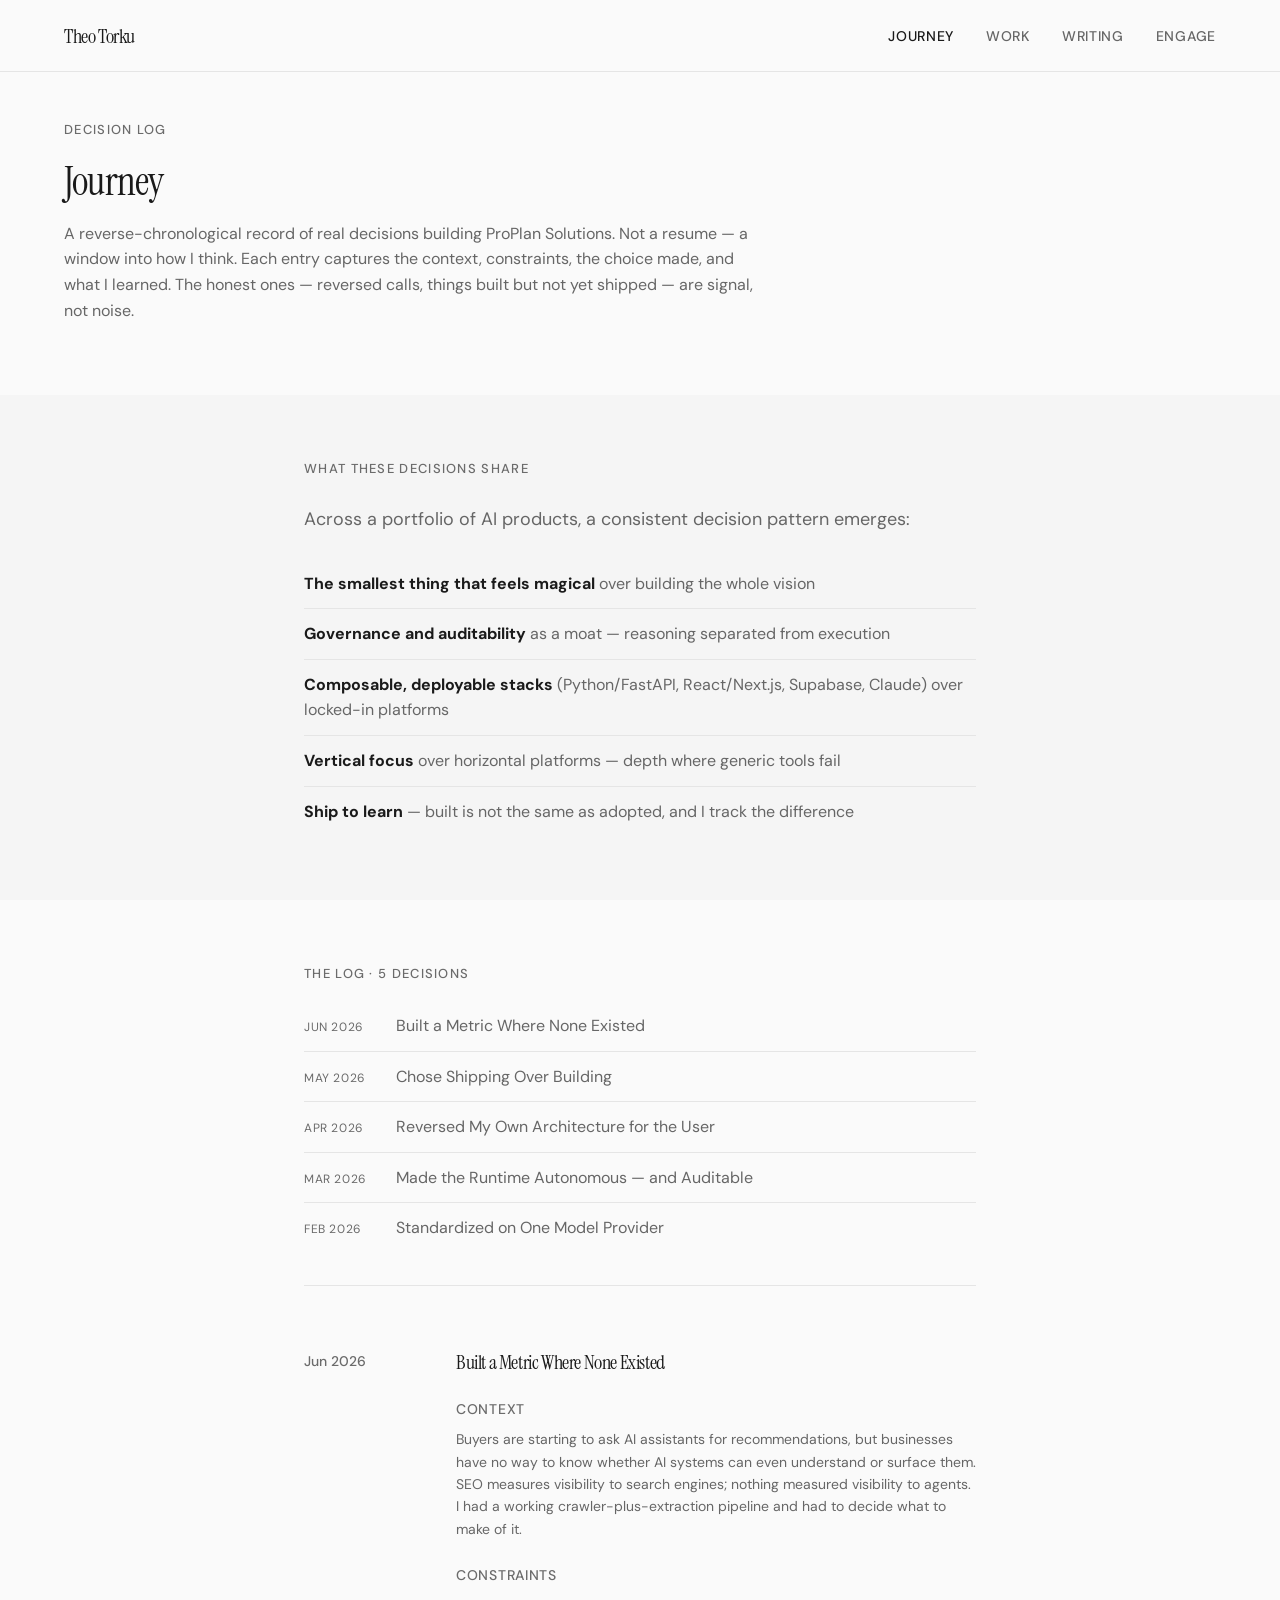
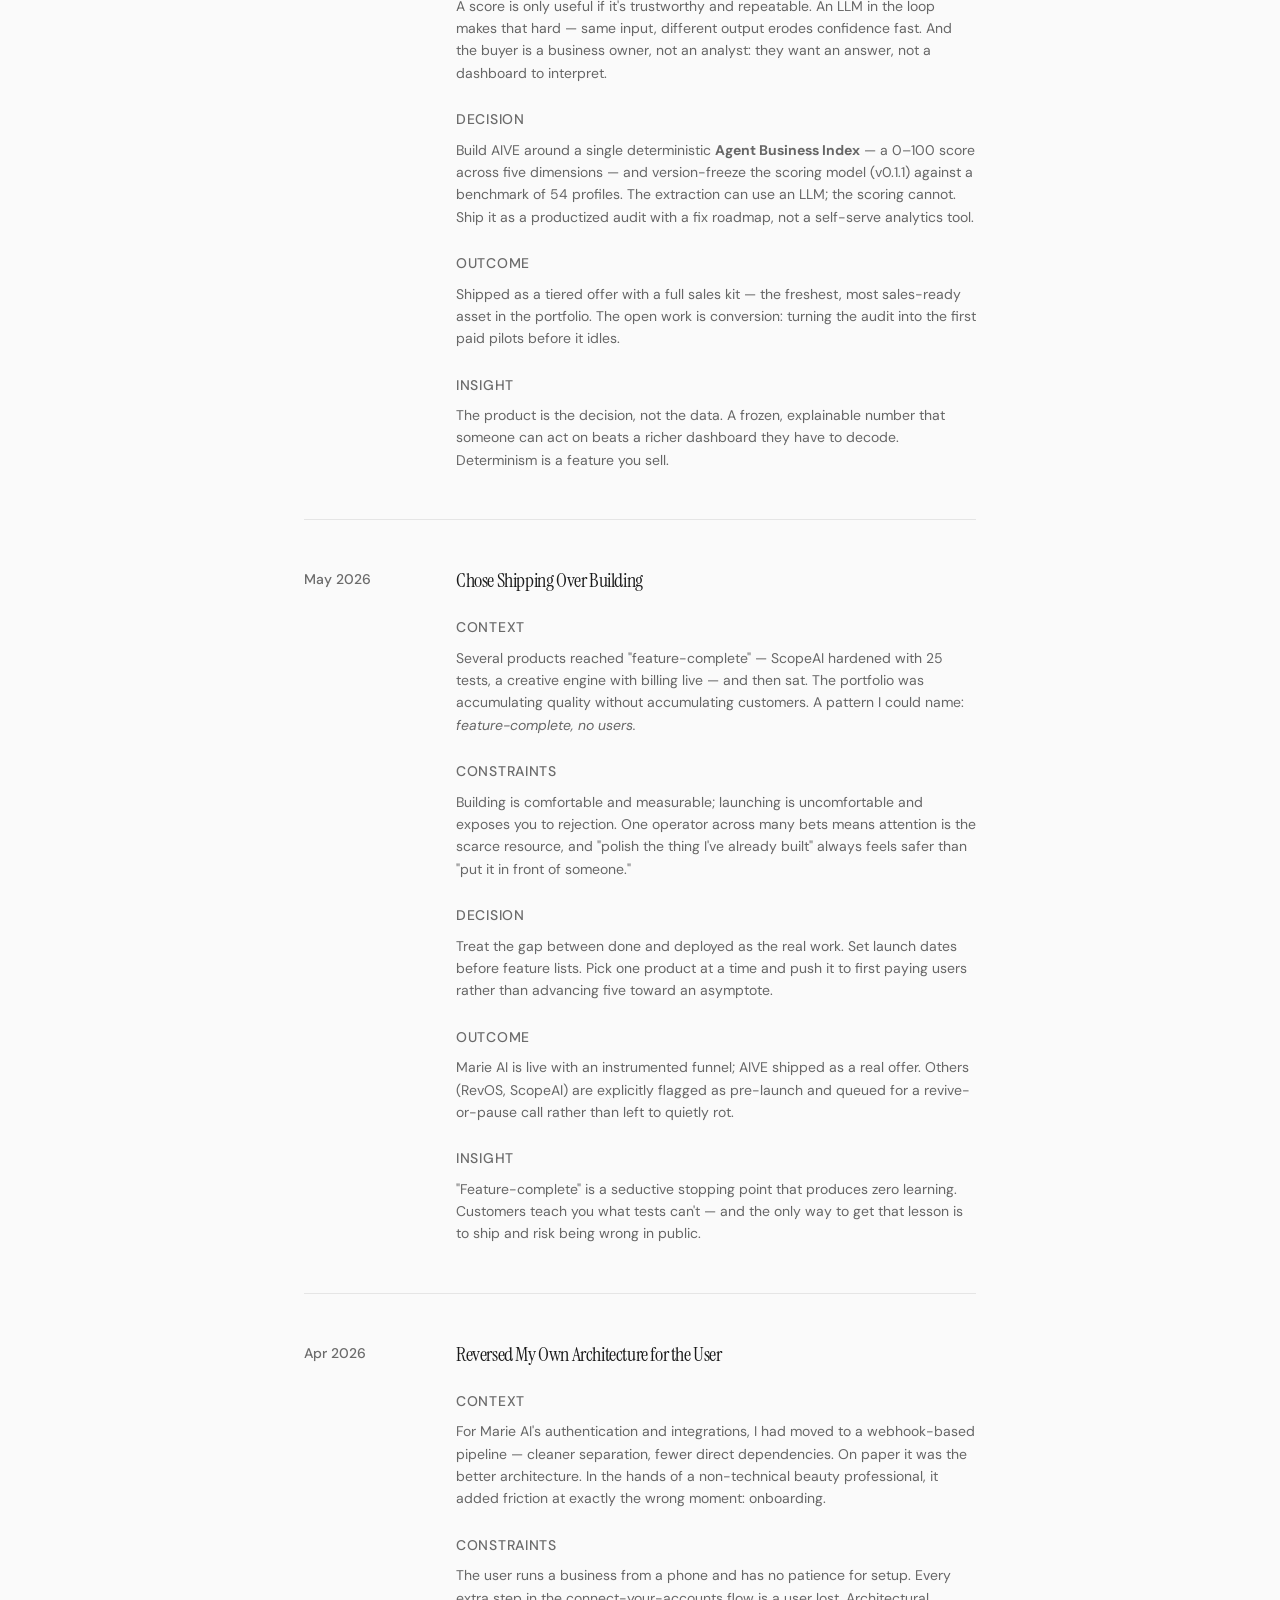
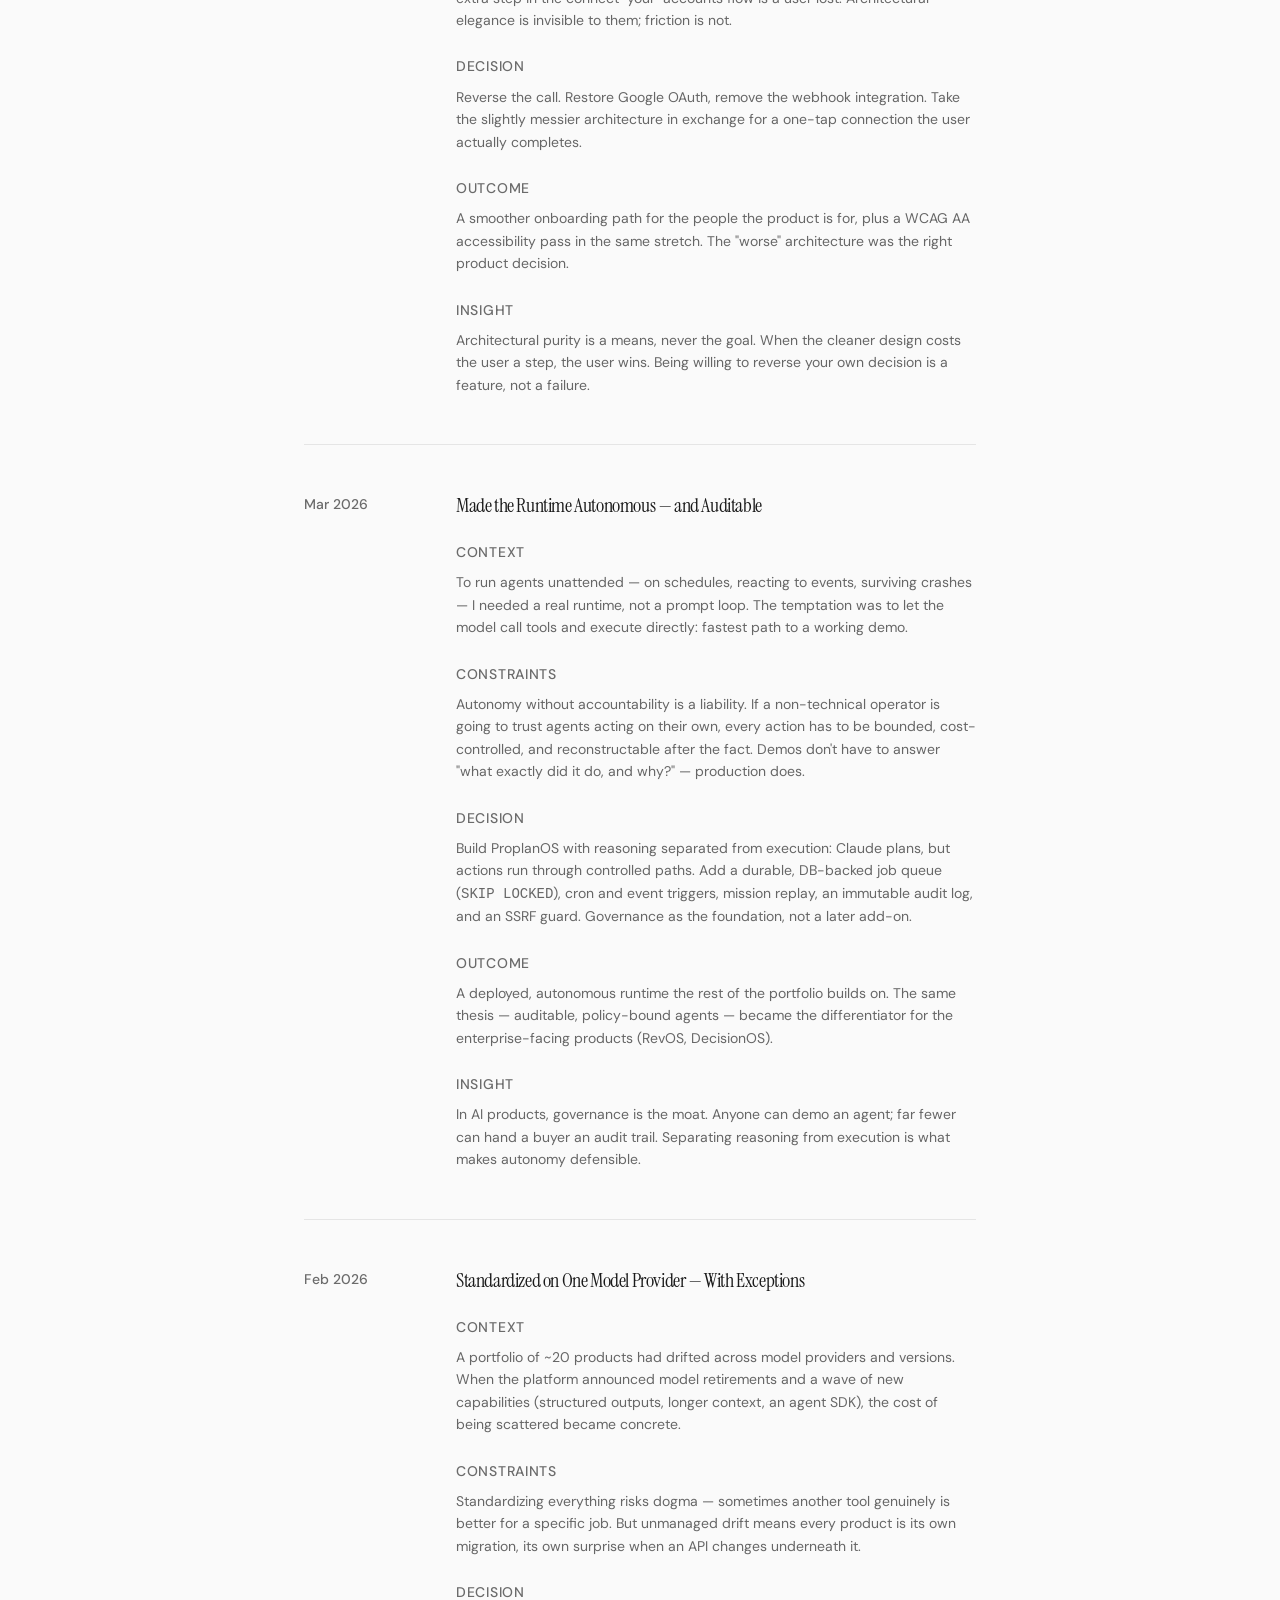
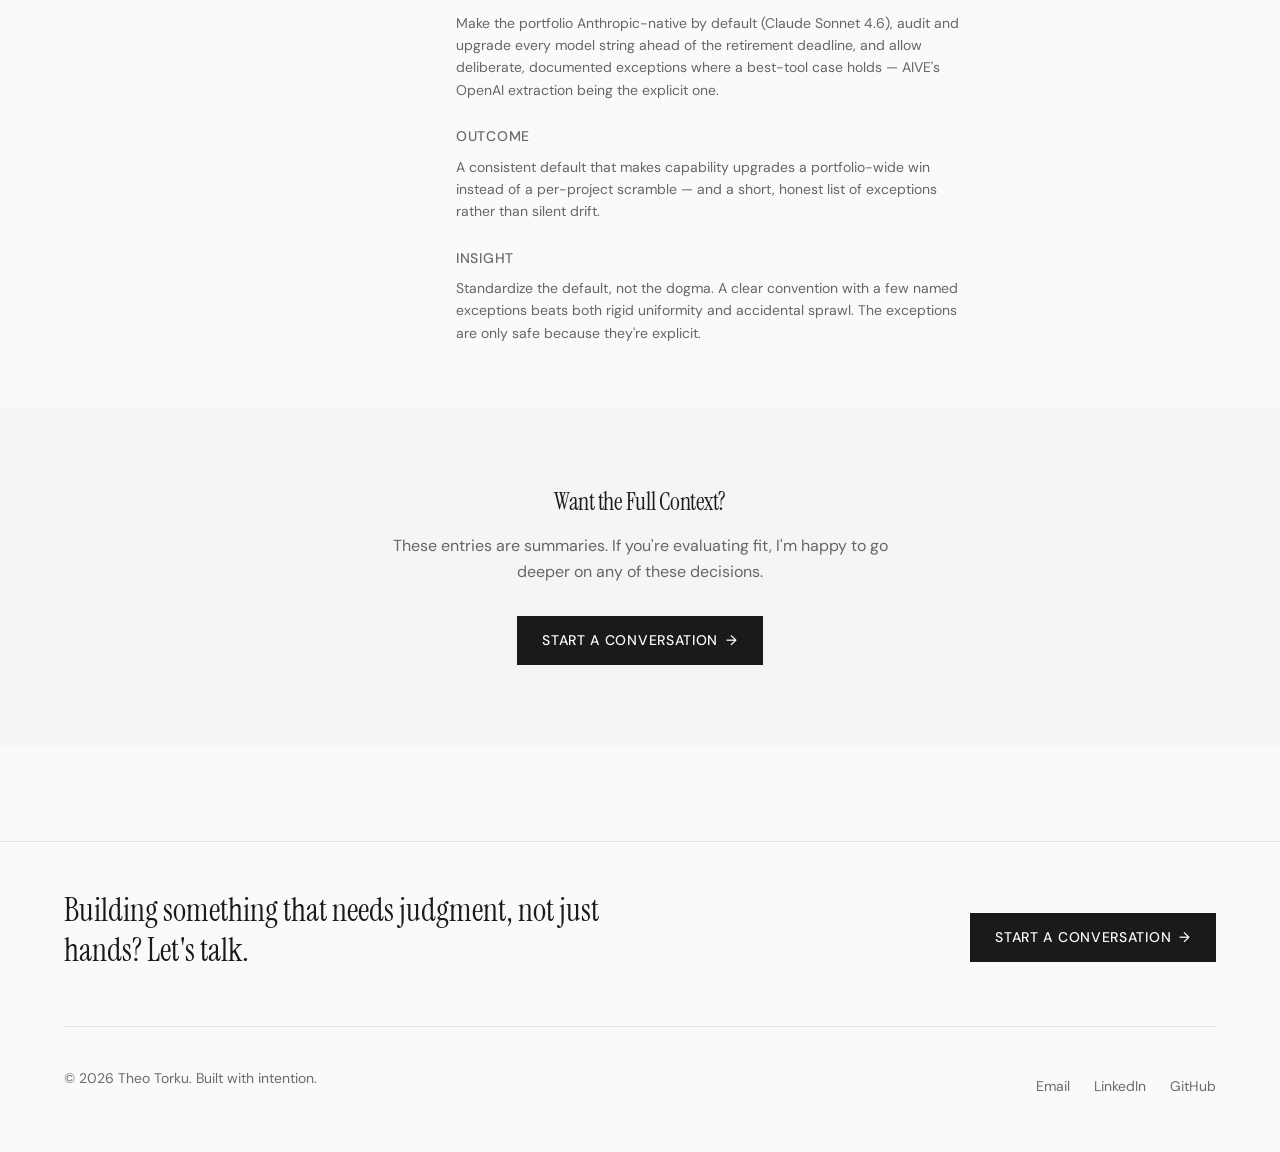
<file: pages/journey.html>
<!DOCTYPE html>
<html lang="en">
<head>
  <meta charset="UTF-8">
  <meta name="viewport" content="width=device-width, initial-scale=1.0">
  <meta name="description" content="Decision log — A reverse-chronological record of real decisions building ProPlan Solutions, their context, and what I learned from each.">
  <meta property="og:title" content="Journey — Theo Torku">
  <meta property="og:description" content="A reverse-chronological record of real decisions building an Anthropic-native AI portfolio — context, constraints, choices, and lessons.">
  <meta property="og:type" content="website">
  <meta property="og:image" content="https://theotorku.github.io/og-image.png">
  <meta property="og:image:width" content="1200">
  <meta property="og:image:height" content="630">
  <meta name="twitter:card" content="summary_large_image">
  <meta name="twitter:image" content="https://theotorku.github.io/og-image.png">

  <title>Journey — Theo Torku</title>

  <link rel="icon" type="image/svg+xml" href="../favicon.svg">
  <link rel="stylesheet" href="../css/style.css">
</head>
<body>
  <a class="skip-link" href="#main">Skip to content</a>

  <!-- Navigation -->
  <nav class="nav" role="navigation" aria-label="Main navigation">
    <div class="container nav-inner">
      <a href="../index.html" class="nav-logo">Theo Torku</a>

      <button class="nav-toggle" aria-label="Toggle navigation" aria-expanded="false">
        <span></span>
        <span></span>
        <span></span>
      </button>

      <ul class="nav-links">
        <li><a href="journey.html" class="nav-link active" aria-current="page">Journey</a></li>
        <li><a href="work.html" class="nav-link">Work</a></li>
        <li><a href="writing.html" class="nav-link">Writing</a></li>
        <li><a href="engage.html" class="nav-link">Engage</a></li>
      </ul>
    </div>
  </nav>

  <main id="main">
    <!-- Page Header -->
    <section class="section page-intro">
      <div class="container">
        <div class="section-header">
          <p class="section-label">Decision Log</p>
          <h1 class="section-title" style="font-size: var(--text-4xl);">Journey</h1>
          <p class="section-description" style="max-width: 700px;">
            A reverse-chronological record of real decisions building ProPlan Solutions.
            Not a resume — a window into how I think. Each entry captures the context,
            constraints, the choice made, and what I learned. The honest ones — reversed
            calls, things built but not yet shipped — are signal, not noise.
          </p>
        </div>
      </div>
    </section>

    <!-- Decision Pattern Summary -->
    <section class="section-sm" style="background-color: var(--color-bg-subtle);">
      <div class="container content-narrow">
        <p class="section-label" style="margin-bottom: var(--space-6);">What These Decisions Share</p>
        <p style="font-size: var(--text-lg); color: var(--color-text-secondary); line-height: 1.7;">
          Across a portfolio of AI products, a consistent decision pattern emerges:
        </p>
        <ul style="margin-top: var(--space-6); font-size: var(--text-base); color: var(--color-text-secondary); list-style: none;">
          <li style="padding: var(--space-3) 0; border-bottom: 1px solid var(--color-border);">
            <strong style="color: var(--color-text-primary);">The smallest thing that feels magical</strong> over building the whole vision
          </li>
          <li style="padding: var(--space-3) 0; border-bottom: 1px solid var(--color-border);">
            <strong style="color: var(--color-text-primary);">Governance and auditability</strong> as a moat — reasoning separated from execution
          </li>
          <li style="padding: var(--space-3) 0; border-bottom: 1px solid var(--color-border);">
            <strong style="color: var(--color-text-primary);">Composable, deployable stacks</strong> (Python/FastAPI, React/Next.js, Supabase, Claude) over locked-in platforms
          </li>
          <li style="padding: var(--space-3) 0; border-bottom: 1px solid var(--color-border);">
            <strong style="color: var(--color-text-primary);">Vertical focus</strong> over horizontal platforms — depth where generic tools fail
          </li>
          <li style="padding: var(--space-3) 0;">
            <strong style="color: var(--color-text-primary);">Ship to learn</strong> — built is not the same as adopted, and I track the difference
          </li>
        </ul>
      </div>
    </section>

    <!-- Decision Log Entries -->
    <section class="section-sm">
      <div class="container content-narrow">
        <nav class="journey-toc" aria-label="Decisions index">
          <p class="section-label">The Log · 5 Decisions</p>
          <ol class="journey-toc-list">
            <li><a href="#metric-decision"><span class="toc-date">Jun 2026</span> Built a Metric Where None Existed</a></li>
            <li><a href="#shipping"><span class="toc-date">May 2026</span> Chose Shipping Over Building</a></li>
            <li><a href="#marie-auth"><span class="toc-date">Apr 2026</span> Reversed My Own Architecture for the User</a></li>
            <li><a href="#governance-runtime"><span class="toc-date">Mar 2026</span> Made the Runtime Autonomous — and Auditable</a></li>
            <li><a href="#provider-standard"><span class="toc-date">Feb 2026</span> Standardized on One Model Provider</a></li>
          </ol>
        </nav>
        <div class="journey-list">

          <!-- Entry 1: A metric where none existed -->
          <article class="journey-entry observe-animation" id="metric-decision">
            <div class="journey-date">
              <time datetime="2026-06">Jun 2026</time>
            </div>
            <div class="journey-content">
              <h3>Built a Metric Where None Existed</h3>

              <div class="journey-section">
                <p class="journey-section-label">Context</p>
                <p>
                  Buyers are starting to ask AI assistants for recommendations, but businesses
                  have no way to know whether AI systems can even understand or surface them.
                  SEO measures visibility to search engines; nothing measured visibility to
                  agents. I had a working crawler-plus-extraction pipeline and had to decide
                  what to make of it.
                </p>
              </div>

              <div class="journey-section">
                <p class="journey-section-label">Constraints</p>
                <p>
                  A score is only useful if it's trustworthy and repeatable. An LLM in the
                  loop makes that hard — same input, different output erodes confidence fast.
                  And the buyer is a business owner, not an analyst: they want an answer, not
                  a dashboard to interpret.
                </p>
              </div>

              <div class="journey-section">
                <p class="journey-section-label">Decision</p>
                <p>
                  Build AIVE around a single deterministic <strong>Agent Business Index</strong> —
                  a 0–100 score across five dimensions — and version-freeze the scoring model
                  (v0.1.1) against a benchmark of 54 profiles. The extraction can use an LLM;
                  the scoring cannot. Ship it as a productized audit with a fix roadmap, not a
                  self-serve analytics tool.
                </p>
              </div>

              <div class="journey-section">
                <p class="journey-section-label">Outcome</p>
                <p>
                  Shipped as a tiered offer with a full sales kit — the freshest, most
                  sales-ready asset in the portfolio. The open work is conversion: turning the
                  audit into the first paid pilots before it idles.
                </p>
              </div>

              <div class="journey-section">
                <p class="journey-section-label">Insight</p>
                <p>
                  The product is the decision, not the data. A frozen, explainable number that
                  someone can act on beats a richer dashboard they have to decode. Determinism
                  is a feature you sell.
                </p>
              </div>
            </div>
          </article>

          <!-- Entry 2: Shipping over building -->
          <article class="journey-entry observe-animation" id="shipping">
            <div class="journey-date">
              <time datetime="2026-05">May 2026</time>
            </div>
            <div class="journey-content">
              <h3>Chose Shipping Over Building</h3>

              <div class="journey-section">
                <p class="journey-section-label">Context</p>
                <p>
                  Several products reached "feature-complete" — ScopeAI hardened with 25 tests,
                  a creative engine with billing live — and then sat. The portfolio was
                  accumulating quality without accumulating customers. A pattern I could name:
                  <em>feature-complete, no users.</em>
                </p>
              </div>

              <div class="journey-section">
                <p class="journey-section-label">Constraints</p>
                <p>
                  Building is comfortable and measurable; launching is uncomfortable and
                  exposes you to rejection. One operator across many bets means attention is
                  the scarce resource, and "polish the thing I've already built" always feels
                  safer than "put it in front of someone."
                </p>
              </div>

              <div class="journey-section">
                <p class="journey-section-label">Decision</p>
                <p>
                  Treat the gap between done and deployed as the real work. Set launch dates
                  before feature lists. Pick one product at a time and push it to first paying
                  users rather than advancing five toward an asymptote.
                </p>
              </div>

              <div class="journey-section">
                <p class="journey-section-label">Outcome</p>
                <p>
                  Marie AI is live with an instrumented funnel; AIVE shipped as a real offer.
                  Others (RevOS, ScopeAI) are explicitly flagged as pre-launch and queued for a
                  revive-or-pause call rather than left to quietly rot.
                </p>
              </div>

              <div class="journey-section">
                <p class="journey-section-label">Insight</p>
                <p>
                  "Feature-complete" is a seductive stopping point that produces zero learning.
                  Customers teach you what tests can't — and the only way to get that lesson is
                  to ship and risk being wrong in public.
                </p>
              </div>
            </div>
          </article>

          <!-- Entry 3: Reversed my own architecture -->
          <article class="journey-entry observe-animation" id="marie-auth">
            <div class="journey-date">
              <time datetime="2026-04">Apr 2026</time>
            </div>
            <div class="journey-content">
              <h3>Reversed My Own Architecture for the User</h3>

              <div class="journey-section">
                <p class="journey-section-label">Context</p>
                <p>
                  For Marie AI's authentication and integrations, I had moved to a
                  webhook-based pipeline — cleaner separation, fewer direct dependencies. On
                  paper it was the better architecture. In the hands of a non-technical beauty
                  professional, it added friction at exactly the wrong moment: onboarding.
                </p>
              </div>

              <div class="journey-section">
                <p class="journey-section-label">Constraints</p>
                <p>
                  The user runs a business from a phone and has no patience for setup. Every
                  extra step in the connect-your-accounts flow is a user lost. Architectural
                  elegance is invisible to them; friction is not.
                </p>
              </div>

              <div class="journey-section">
                <p class="journey-section-label">Decision</p>
                <p>
                  Reverse the call. Restore Google OAuth, remove the webhook integration. Take
                  the slightly messier architecture in exchange for a one-tap connection the
                  user actually completes.
                </p>
              </div>

              <div class="journey-section">
                <p class="journey-section-label">Outcome</p>
                <p>
                  A smoother onboarding path for the people the product is for, plus a WCAG AA
                  accessibility pass in the same stretch. The "worse" architecture was the
                  right product decision.
                </p>
              </div>

              <div class="journey-section">
                <p class="journey-section-label">Insight</p>
                <p>
                  Architectural purity is a means, never the goal. When the cleaner design
                  costs the user a step, the user wins. Being willing to reverse your own
                  decision is a feature, not a failure.
                </p>
              </div>
            </div>
          </article>

          <!-- Entry 4: Governance-first runtime -->
          <article class="journey-entry observe-animation" id="governance-runtime">
            <div class="journey-date">
              <time datetime="2026-03">Mar 2026</time>
            </div>
            <div class="journey-content">
              <h3>Made the Runtime Autonomous — and Auditable</h3>

              <div class="journey-section">
                <p class="journey-section-label">Context</p>
                <p>
                  To run agents unattended — on schedules, reacting to events, surviving
                  crashes — I needed a real runtime, not a prompt loop. The temptation was to
                  let the model call tools and execute directly: fastest path to a working demo.
                </p>
              </div>

              <div class="journey-section">
                <p class="journey-section-label">Constraints</p>
                <p>
                  Autonomy without accountability is a liability. If a non-technical operator
                  is going to trust agents acting on their own, every action has to be bounded,
                  cost-controlled, and reconstructable after the fact. Demos don't have to
                  answer "what exactly did it do, and why?" — production does.
                </p>
              </div>

              <div class="journey-section">
                <p class="journey-section-label">Decision</p>
                <p>
                  Build ProplanOS with reasoning separated from execution: Claude plans, but
                  actions run through controlled paths. Add a durable, DB-backed job queue
                  (<code>SKIP LOCKED</code>), cron and event triggers, mission replay, an
                  immutable audit log, and an SSRF guard. Governance as the foundation, not a
                  later add-on.
                </p>
              </div>

              <div class="journey-section">
                <p class="journey-section-label">Outcome</p>
                <p>
                  A deployed, autonomous runtime the rest of the portfolio builds on. The same
                  thesis — auditable, policy-bound agents — became the differentiator for the
                  enterprise-facing products (RevOS, DecisionOS).
                </p>
              </div>

              <div class="journey-section">
                <p class="journey-section-label">Insight</p>
                <p>
                  In AI products, governance is the moat. Anyone can demo an agent; far fewer
                  can hand a buyer an audit trail. Separating reasoning from execution is what
                  makes autonomy defensible.
                </p>
              </div>
            </div>
          </article>

          <!-- Entry 5: Standardize on one provider -->
          <article class="journey-entry observe-animation" id="provider-standard">
            <div class="journey-date">
              <time datetime="2026-02">Feb 2026</time>
            </div>
            <div class="journey-content">
              <h3>Standardized on One Model Provider — With Exceptions</h3>

              <div class="journey-section">
                <p class="journey-section-label">Context</p>
                <p>
                  A portfolio of ~20 products had drifted across model providers and versions.
                  When the platform announced model retirements and a wave of new capabilities
                  (structured outputs, longer context, an agent SDK), the cost of being
                  scattered became concrete.
                </p>
              </div>

              <div class="journey-section">
                <p class="journey-section-label">Constraints</p>
                <p>
                  Standardizing everything risks dogma — sometimes another tool genuinely is
                  better for a specific job. But unmanaged drift means every product is its own
                  migration, its own surprise when an API changes underneath it.
                </p>
              </div>

              <div class="journey-section">
                <p class="journey-section-label">Decision</p>
                <p>
                  Make the portfolio Anthropic-native by default (Claude Sonnet 4.6), audit and
                  upgrade every model string ahead of the retirement deadline, and allow
                  deliberate, documented exceptions where a best-tool case holds — AIVE's
                  OpenAI extraction being the explicit one.
                </p>
              </div>

              <div class="journey-section">
                <p class="journey-section-label">Outcome</p>
                <p>
                  A consistent default that makes capability upgrades a portfolio-wide win
                  instead of a per-project scramble — and a short, honest list of exceptions
                  rather than silent drift.
                </p>
              </div>

              <div class="journey-section">
                <p class="journey-section-label">Insight</p>
                <p>
                  Standardize the default, not the dogma. A clear convention with a few
                  named exceptions beats both rigid uniformity and accidental sprawl. The
                  exceptions are only safe because they're explicit.
                </p>
              </div>
            </div>
          </article>

        </div>
      </div>
    </section>

    <!-- CTA Section -->
    <section class="section" style="background-color: var(--color-bg-subtle);">
      <div class="container text-center">
        <h2 style="font-size: var(--text-2xl); margin-bottom: var(--space-4);">
          Want the Full Context?
        </h2>
        <p style="color: var(--color-text-secondary); margin-bottom: var(--space-8); max-width: 500px; margin-left: auto; margin-right: auto;">
          These entries are summaries. If you're evaluating fit, I'm happy to go deeper
          on any of these decisions.
        </p>
        <a href="engage.html" class="btn btn-primary btn-arrow">Start a Conversation</a>
      </div>
    </section>
  </main>

  <!-- Footer -->
  <footer class="footer">
    <div class="container">
      <div class="footer-cta">
        <p class="footer-cta-text">Building something that needs judgment, not just hands? Let's talk.</p>
        <a href="engage.html" class="btn btn-primary btn-arrow">Start a Conversation</a>
      </div>
      <div class="footer-inner">
        <p class="footer-text">© 2026 Theo Torku. Built with intention.</p>
        <ul class="footer-links">
          <li><a href="mailto:theo@proplansolutions.io" class="footer-link">Email</a></li>
          <li><a href="https://linkedin.com/company/proplansolutions" class="footer-link">LinkedIn</a></li>
          <li><a href="https://github.com/theotorku" class="footer-link">GitHub</a></li>
        </ul>
      </div>
    </div>
  </footer>

  <script src="../js/main.js"></script>
</body>
</html>
</file>
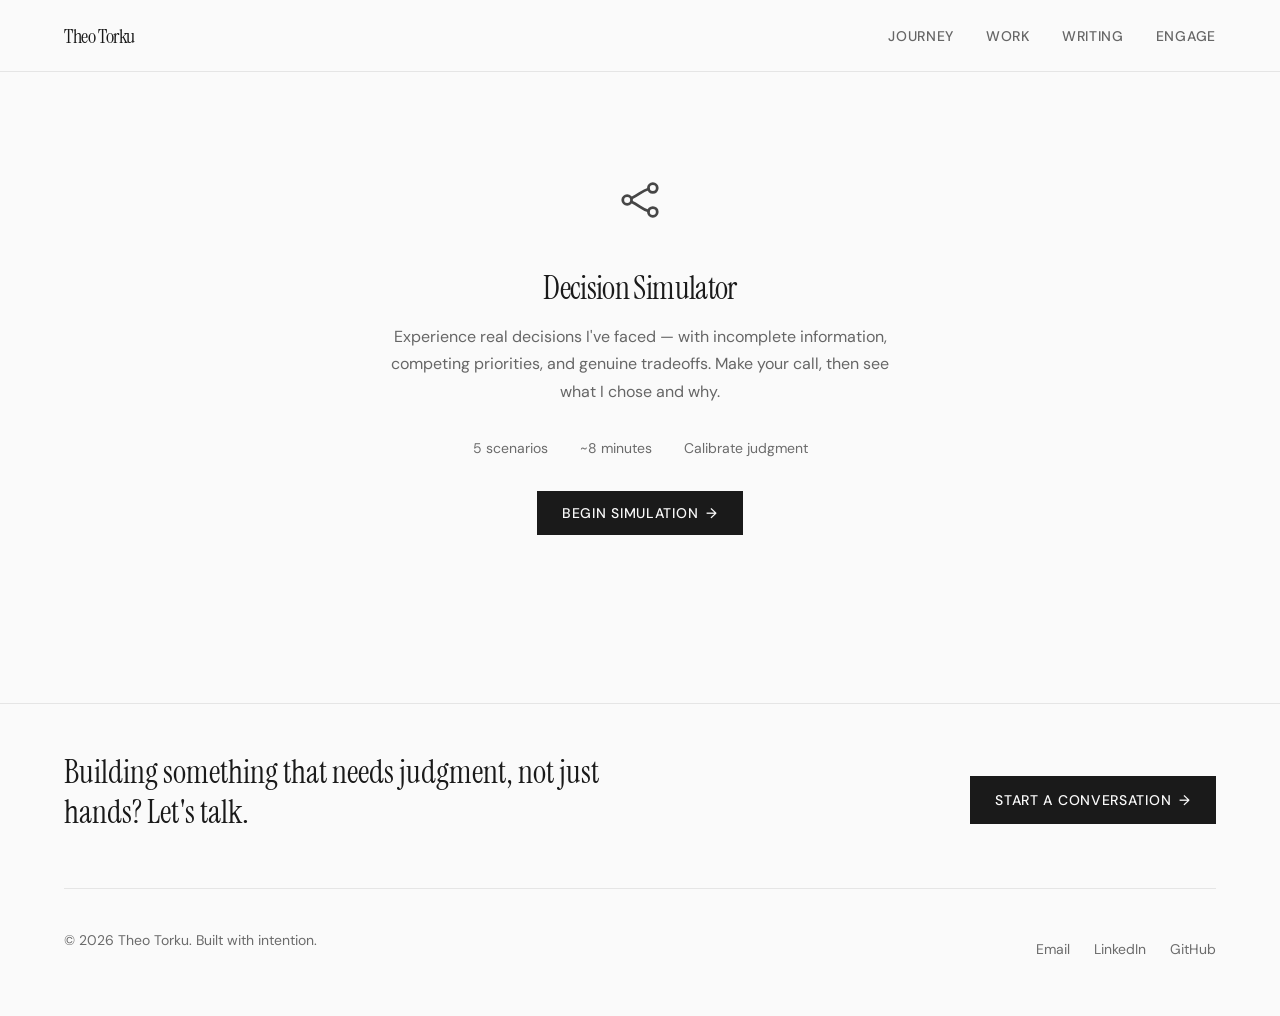
<file: pages/simulator.html>
<!DOCTYPE html>
<html lang="en">
<head>
  <meta charset="UTF-8">
  <meta name="viewport" content="width=device-width, initial-scale=1.0">
  <meta name="description" content="Experience decision-making under constraints. An interactive simulator that reveals how I think through complex technical and strategic choices.">
  
  <title>Decision Simulator — Theo Torku</title>
  
  <meta property="og:image" content="https://theotorku.github.io/og-image.png">
  <meta property="og:image:width" content="1200">
  <meta property="og:image:height" content="630">
  <meta name="twitter:card" content="summary_large_image">
  <meta name="twitter:image" content="https://theotorku.github.io/og-image.png">
  <link rel="icon" type="image/svg+xml" href="../favicon.svg">
  <link rel="stylesheet" href="../css/style.css">
  <style>
    .simulator-container { max-width: 800px; margin: 0 auto; }
    .simulator-progress { display: flex; gap: var(--space-2); margin-bottom: var(--space-8); }
    .sim-topbar { display: flex; justify-content: space-between; align-items: center; margin-bottom: var(--space-3); }
    .sim-counter { font-size: var(--text-xs); text-transform: uppercase; letter-spacing: 0.1em; color: var(--color-text-tertiary); }
    .sim-restart { background: none; border: none; cursor: pointer; font-family: var(--font-body); font-size: var(--text-xs); text-transform: uppercase; letter-spacing: 0.08em; color: var(--color-text-tertiary); transition: color var(--transition-fast); padding: 0; }
    .sim-restart:hover { color: var(--color-text-primary); }
    .option-card:focus-visible { outline: 2px solid var(--color-text-primary); outline-offset: 3px; }
    .progress-step { flex: 1; height: 3px; background-color: var(--color-border); border-radius: 2px; transition: background-color var(--transition-base); }
    .progress-step.completed { background-color: var(--color-text-primary); }
    .progress-step.current { background-color: var(--color-text-secondary); }
    .scenario-card { background-color: var(--color-bg-elevated); border: 1px solid var(--color-border); padding: var(--space-8); margin-bottom: var(--space-6); }
    .scenario-header { margin-bottom: var(--space-6); }
    .scenario-type { font-size: var(--text-xs); font-weight: 500; text-transform: uppercase; letter-spacing: 0.1em; color: var(--color-text-tertiary); margin-bottom: var(--space-2); }
    .scenario-title { font-family: var(--font-display); font-size: var(--text-2xl); margin-bottom: var(--space-4); }
    .scenario-context { color: var(--color-text-secondary); font-size: var(--text-base); line-height: 1.7; }
    .constraints-box { background-color: var(--color-bg-subtle); border-left: 3px solid var(--color-text-tertiary); padding: var(--space-4) var(--space-6); margin: var(--space-6) 0; }
    .constraints-label { font-size: var(--text-xs); font-weight: 500; text-transform: uppercase; letter-spacing: 0.1em; color: var(--color-text-tertiary); margin-bottom: var(--space-2); }
    .constraints-list { list-style: none; font-size: var(--text-sm); color: var(--color-text-secondary); }
    .constraints-list li { padding: var(--space-1) 0; display: flex; align-items: flex-start; gap: var(--space-2); }
    .constraints-list li::before { content: '⚠'; font-size: var(--text-xs); opacity: 0.6; }
    .options-grid { display: grid; gap: var(--space-4); margin-top: var(--space-8); }
    .option-card { background-color: var(--color-bg); border: 2px solid var(--color-border); padding: var(--space-6); cursor: pointer; transition: all var(--transition-base); position: relative; }
    .option-card:hover { border-color: var(--color-text-secondary); transform: translateY(-2px); }
    .option-card.selected { border-color: var(--color-text-primary); background-color: var(--color-bg-subtle); }
    .option-card.correct { border-color: #22C55E; background-color: rgba(34, 197, 94, 0.05); }
    .option-card.incorrect { border-color: #EF4444; background-color: rgba(239, 68, 68, 0.03); }
    .option-card.theo-choice { border-color: #3B82F6; background-color: rgba(59, 130, 246, 0.05); }
    .option-letter { font-family: var(--font-display); font-size: var(--text-lg); color: var(--color-text-tertiary); margin-bottom: var(--space-2); }
    .option-title { font-weight: 500; margin-bottom: var(--space-2); }
    .option-description { font-size: var(--text-sm); color: var(--color-text-secondary); margin-bottom: 0; }
    .option-badge { position: absolute; top: var(--space-3); right: var(--space-3); font-size: var(--text-xs); font-weight: 500; text-transform: uppercase; letter-spacing: 0.05em; padding: var(--space-1) var(--space-2); border-radius: 2px; }
    .option-badge.your-choice { background-color: var(--color-text-primary); color: var(--color-bg); }
    .option-badge.theo-choice { background-color: #3B82F6; color: white; }
    .result-panel { margin-top: var(--space-8); padding: var(--space-8); background-color: var(--color-bg-subtle); border: 1px solid var(--color-border); display: none; }
    .result-panel.visible { display: block; animation: fadeIn 0.4s ease forwards; }
    .result-header { display: flex; align-items: center; gap: var(--space-4); margin-bottom: var(--space-6); }
    .result-icon { width: 48px; height: 48px; border-radius: 50%; display: flex; align-items: center; justify-content: center; font-size: var(--text-xl); }
    .result-icon.match { background-color: rgba(34, 197, 94, 0.1); color: #22C55E; }
    .result-icon.different { background-color: rgba(59, 130, 246, 0.1); color: #3B82F6; }
    .result-title { font-family: var(--font-display); font-size: var(--text-xl); }
    .result-subtitle { font-size: var(--text-sm); color: var(--color-text-tertiary); }
    .reasoning-section { margin-top: var(--space-6); }
    .reasoning-label { font-size: var(--text-xs); font-weight: 500; text-transform: uppercase; letter-spacing: 0.1em; color: var(--color-text-tertiary); margin-bottom: var(--space-3); }
    .reasoning-text { font-size: var(--text-base); color: var(--color-text-secondary); line-height: 1.7; }
    .outcome-box { margin-top: var(--space-6); padding: var(--space-4); background-color: var(--color-bg-elevated); border: 1px solid var(--color-border); }
    .outcome-label { font-size: var(--text-xs); font-weight: 500; text-transform: uppercase; letter-spacing: 0.1em; color: var(--color-text-tertiary); margin-bottom: var(--space-2); }
    .simulator-actions { display: flex; justify-content: space-between; align-items: center; margin-top: var(--space-8); padding-top: var(--space-6); border-top: 1px solid var(--color-border); }
    .action-hint { font-size: var(--text-sm); color: var(--color-text-tertiary); }
    .summary-screen { text-align: center; padding: var(--space-12) var(--space-6); }
    .summary-score { font-family: var(--font-display); font-size: var(--text-6xl); margin-bottom: var(--space-2); }
    .summary-label { font-size: var(--text-sm); color: var(--color-text-tertiary); text-transform: uppercase; letter-spacing: 0.1em; margin-bottom: var(--space-8); }
    .summary-insight { max-width: 500px; margin: 0 auto var(--space-8); font-size: var(--text-lg); color: var(--color-text-secondary); }
    .calibration-meter { max-width: 400px; margin: var(--space-8) auto; }
    .meter-bar { height: 8px; background-color: var(--color-border); border-radius: 4px; overflow: hidden; margin-bottom: var(--space-2); }
    .meter-fill { height: 100%; background: linear-gradient(90deg, #EF4444, #F59E0B, #22C55E); border-radius: 4px; transition: width 0.6s ease; }
    .meter-labels { display: flex; justify-content: space-between; font-size: var(--text-xs); color: var(--color-text-tertiary); }
    .intro-screen { text-align: center; padding: var(--space-12) var(--space-6); }
    .intro-icon { font-size: 3rem; margin-bottom: var(--space-6); opacity: 0.8; }
    .intro-title { font-family: var(--font-display); font-size: var(--text-3xl); margin-bottom: var(--space-4); }
    .intro-description { max-width: 500px; margin: 0 auto var(--space-8); color: var(--color-text-secondary); line-height: 1.7; }
    .intro-meta { display: flex; justify-content: center; gap: var(--space-8); margin-bottom: var(--space-8); font-size: var(--text-sm); color: var(--color-text-tertiary); }
    .intro-meta span { display: flex; align-items: center; gap: var(--space-2); }
    @keyframes fadeIn { from { opacity: 0; transform: translateY(10px); } to { opacity: 1; transform: translateY(0); } }
    .fade-in { animation: fadeIn 0.4s ease forwards; }
  </style>
</head>
<body>
  <a class="skip-link" href="#main">Skip to content</a>
  <nav class="nav" role="navigation" aria-label="Main navigation">
    <div class="container nav-inner">
      <a href="../index.html" class="nav-logo">Theo Torku</a>
      <button class="nav-toggle" aria-label="Toggle navigation" aria-expanded="false"><span></span><span></span><span></span></button>
      <ul class="nav-links">
        <li><a href="journey.html" class="nav-link">Journey</a></li>
        <li><a href="work.html" class="nav-link">Work</a></li>
        <li><a href="writing.html" class="nav-link">Writing</a></li>
        <li><a href="engage.html" class="nav-link">Engage</a></li>
      </ul>
    </div>
  </nav>

  <main id="main">
    <section class="section page-intro">
      <div class="container simulator-container">
        <div id="simulator-app">
          <div id="intro-screen" class="intro-screen">
            <div class="intro-icon" aria-hidden="true">
              <svg viewBox="0 0 24 24" width="44" height="44" fill="none" stroke="currentColor" stroke-width="1.5" stroke-linecap="round" stroke-linejoin="round">
                <circle cx="5" cy="12" r="2.4"/><circle cx="19" cy="5.5" r="2.4"/><circle cx="19" cy="18.5" r="2.4"/>
                <path d="M7.3 11C11.5 9.2 13 7 16.6 6"/><path d="M7.3 13C11.5 14.8 13 17 16.6 18"/>
              </svg>
            </div>
            <h1 class="intro-title">Decision Simulator</h1>
            <p class="intro-description">Experience real decisions I've faced — with incomplete information, competing priorities, and genuine tradeoffs. Make your call, then see what I chose and why.</p>
            <div class="intro-meta">
              <span>5 scenarios</span>
              <span>~8 minutes</span>
              <span>Calibrate judgment</span>
            </div>
            <button id="start-btn" class="btn btn-primary btn-arrow">Begin Simulation</button>
          </div>

          <div id="scenario-screen" style="display: none;">
            <div class="sim-topbar">
              <span class="sim-counter" id="sim-counter">Scenario 1 of 5</span>
              <button type="button" id="restart-top" class="sim-restart">↺ Start over</button>
            </div>
            <div class="simulator-progress" id="progress-bar"></div>
            <div class="scenario-card fade-in" id="scenario-card">
              <div class="scenario-header">
                <p class="scenario-type" id="scenario-type"></p>
                <h2 class="scenario-title" id="scenario-title"></h2>
                <p class="scenario-context" id="scenario-context"></p>
              </div>
              <div class="constraints-box">
                <p class="constraints-label">Constraints</p>
                <ul class="constraints-list" id="constraints-list"></ul>
              </div>
              <div class="options-grid" id="options-grid"></div>
              <div class="result-panel" id="result-panel">
                <div class="result-header">
                  <div class="result-icon" id="result-icon"></div>
                  <div>
                    <h3 class="result-title" id="result-title"></h3>
                    <p class="result-subtitle" id="result-subtitle"></p>
                  </div>
                </div>
                <div class="reasoning-section">
                  <p class="reasoning-label">My Reasoning</p>
                  <p class="reasoning-text" id="reasoning-text"></p>
                </div>
                <div class="outcome-box">
                  <p class="outcome-label">What Actually Happened</p>
                  <p class="reasoning-text" id="outcome-text"></p>
                </div>
              </div>
            </div>
            <div class="simulator-actions">
              <p class="action-hint" id="action-hint">Select an option above</p>
              <button id="next-btn" class="btn btn-arrow" style="display: none;">Next Scenario</button>
            </div>
          </div>

          <div id="summary-screen" class="summary-screen" style="display: none;">
            <p class="summary-label">Calibration Score</p>
            <div class="summary-score" id="summary-score">0/5</div>
            <div class="calibration-meter">
              <div class="meter-bar"><div class="meter-fill" id="meter-fill" style="width: 0%"></div></div>
              <div class="meter-labels"><span>Different Lens</span><span>Aligned Thinking</span></div>
            </div>
            <p class="summary-insight" id="summary-insight"></p>
            <div style="display: flex; gap: var(--space-4); justify-content: center; flex-wrap: wrap;">
              <button id="restart-btn" class="btn">Try Again</button>
              <a href="engage.html" class="btn btn-primary btn-arrow">Start a Conversation</a>
            </div>
          </div>
        </div>
      </div>
    </section>
  </main>

  <footer class="footer">
    <div class="container">
      <div class="footer-cta">
        <p class="footer-cta-text">Building something that needs judgment, not just hands? Let's talk.</p>
        <a href="engage.html" class="btn btn-primary btn-arrow">Start a Conversation</a>
      </div>
      <div class="footer-inner">
        <p class="footer-text">© 2026 Theo Torku. Built with intention.</p>
        <ul class="footer-links">
          <li><a href="mailto:theo@proplansolutions.io" class="footer-link">Email</a></li>
          <li><a href="https://linkedin.com/company/proplansolutions" class="footer-link">LinkedIn</a></li>
          <li><a href="https://github.com/theotorku" class="footer-link">GitHub</a></li>
        </ul>
      </div>
    </div>
  </footer>

  <script>
    (function() {
      'use strict';

      const scenarios = [
        {
          type: "AI Systems Decision",
          title: "Autonomy vs. Accountability",
          context: "You're building a runtime so AI agents can run unattended — on schedules, reacting to events, recovering from crashes. A non-technical operator will rely on them to act on their behalf. The fastest path to an impressive demo is to hand the model some tools and let it execute actions directly.",
          constraints: ["Agents will act with no human watching", "Buyer is non-technical and must trust the system", "A slick demo would impress people now", "Mistakes happen in production, not just on stage"],
          options: [
            { letter: "A", title: "Let the Model Execute Directly", description: "Give the model tools and let it act. Fastest path to autonomy. Add guardrails later if you actually need them." },
            { letter: "B", title: "Sandbox Only", description: "Let the model execute freely, but inside a locked-down sandbox. Containment without the audit trail." },
            { letter: "C", title: "Separate Reasoning From Execution", description: "Model plans; controlled paths execute. Immutable audit log, cost caps, replay. More moving parts up front." },
            { letter: "D", title: "Human in Every Loop", description: "No real autonomy. The agent drafts, a person approves every single action. Safe, but defeats the purpose." }
          ],
          correctAnswer: "C",
          reasoning: "Autonomy without accountability is a liability. If an agent acts on its own, every action has to be bounded, cost-controlled, and reconstructable after the fact. Separating reasoning from execution looks like bureaucracy, but it's exactly what makes autonomy safe enough to ship — the model never touches the database or network directly; controlled paths do, and every one is logged. 'Add guardrails later' means never. By the time you need the audit trail, it's too late to build it.",
          outcome: "Built ProplanOS this way: Claude plans, dedicated services execute, on a durable job queue with cron and event triggers, mission replay, and an immutable audit log. It became the substrate the rest of the portfolio runs on — and the same governance thesis became the differentiator for the enterprise-facing products."
        },
        {
          type: "Product Decision",
          title: "The Clean Architecture Users Hated",
          context: "Your live product serves non-technical professionals who run a business from their phone. For auth and integrations you moved to a webhook-based pipeline — cleaner separation, fewer direct dependencies, genuinely the better architecture. But onboarding now has more steps, and that's exactly where users drop off.",
          constraints: ["User is non-technical and impatient", "Onboarding is make-or-break for retention", "The webhook design really is the cleaner architecture", "You already built and shipped the webhook version"],
          options: [
            { letter: "A", title: "Keep It, Polish the UX", description: "The architecture is right. Add a setup wizard, better copy, and hand-holding to reduce the friction around it." },
            { letter: "B", title: "Reverse It — Restore One-Tap OAuth", description: "Take the messier architecture for a connection users actually complete. Undo your own decision." },
            { letter: "C", title: "Build Both Paths", description: "Offer OAuth for casual users and webhooks for power users. Maximum flexibility for everyone." },
            { letter: "D", title: "Push Through", description: "Users will adapt. The long-term architecture matters more than short-term onboarding friction." }
          ],
          correctAnswer: "B",
          reasoning: "Architectural purity is a means, never the goal. The user can't see elegant separation of concerns — they only feel the extra step, and they leave. I'd already shipped the 'better' architecture and it was costing me the exact people the product is for. Building both paths just doubles the surface area to maintain for a problem I should simply delete. Being willing to reverse your own decision is a feature, not a failure.",
          outcome: "Reversed it — restored Google OAuth, removed the webhook integration, and did a WCAG AA accessibility pass in the same stretch. Onboarding got smoother for the people Marie AI is actually built for. The 'worse' architecture was the right product call."
        },
        {
          type: "Product Decision",
          title: "A Number, or a Dashboard",
          context: "You have a pipeline that crawls a business's website and analyzes how well AI systems can understand and recommend it. You can package the result as a rich analytics dashboard, or as a single score. The buyer is a busy business owner — not an analyst.",
          constraints: ["Buyer is time-poor and wants an answer, not exploration", "An LLM is in the loop, so consistency is a real risk", "'More features' is the obvious way to justify a higher price", "The metric will drive real decisions, so it must be trustworthy"],
          options: [
            { letter: "A", title: "One Deterministic Score + Roadmap", description: "A single 0–100 number across fixed dimensions, version-frozen, with a clear fix path. Compress the decision." },
            { letter: "B", title: "Full Analytics Dashboard", description: "Expose every signal, add charts and filters, let users explore. More perceived value for the price." },
            { letter: "C", title: "Score + Fresh AI Narrative Each Run", description: "A number plus a newly AI-written explanation every time. Feels personalized and dynamic." },
            { letter: "D", title: "Tiered Metrics", description: "A headline score for casual users and the full dashboard for power users. Try to serve both at once." }
          ],
          correctAnswer: "A",
          reasoning: "The buyer doesn't want more data — they want a decision. The job is decision compression: do the analysis so thoroughly that what's left is a number they can act on. And the moment you sell a single score, it has to mean the same thing every time — so the scoring has to be deterministic and version-frozen even though an LLM does the messy extraction. A fresh AI-written narrative every run is exactly the drift that erodes trust. Restraint is the hard part; every instinct pushes toward more dimensions.",
          outcome: "Shipped AIVE around a deterministic Agent Business Index — one 0–100 score across five fixed dimensions, with the scoring model (v0.1.1) frozen against a 54-profile benchmark. Packaged as a productized audit with a fix roadmap, not a self-serve tool. It became the most sales-ready asset in the portfolio."
        },
        {
          type: "Operating Decision",
          title: "Feature-Complete, No Customers",
          context: "One of your products is feature-complete — full AI pipeline, 25 tests, billing hardened, security reviewed. It's been done for weeks. It has zero users. There's always one more thing to polish, and shipping means exposing it to rejection.",
          constraints: ["The product genuinely works and is well-tested", "You're one operator splitting attention across many products", "Building is comfortable and measurable; launching isn't", "Every week it sits, it learns nothing about demand"],
          options: [
            { letter: "A", title: "Polish, Then Launch", description: "A few more refinements and it'll be truly ready. Launch when it's right." },
            { letter: "B", title: "Set a Launch Date, Ship to Beta", description: "Pick a date before adding any feature. Push it to the first real users this week, warts and all." },
            { letter: "C", title: "Build Enterprise Features First", description: "It'll need SSO and audit logs eventually. Build them now so you only have to launch once." },
            { letter: "D", title: "Move to the Next Product", description: "Momentum matters. Start something fresh and come back to launch this one later." }
          ],
          correctAnswer: "B",
          reasoning: "'Feature-complete' is a seductive stopping point that produces zero learning. Polishing an unlaunched product tells you nothing about whether anyone wants it — only customers do that. Building is comfortable because a commit always succeeds at being a commit; launching can tell you you're wrong, which is the entire point. Set the date before the feature list, ship one product at a time, and name the gap honestly: 'feature-complete, pre-launch' is a status; 'done' is a lie.",
          outcome: "This is the call I now hold as correct — and the one I've had to enforce on myself. It worked where I applied it: Marie AI is live with an instrumented funnel, and AIVE shipped as a real offer. It's also still my cautionary tale — ScopeAI remains feature-complete and not yet pushed across the line. Naming that beats pretending."
        },
        {
          type: "Strategic Decision",
          title: "One Provider, or the Best Tool Each Time?",
          context: "Your portfolio of ~20 products has drifted across AI model providers and versions — each a reasonable local choice at the time. Now the platform announces model retirements and a wave of new capabilities. Suddenly being scattered has a cost: every product is its own separate migration.",
          constraints: ["A retirement deadline is approaching; some products use soon-dead models", "Sometimes another provider genuinely is better for a specific job", "Unmanaged drift means surprises whenever an API changes", "You're one person maintaining all of it"],
          options: [
            { letter: "A", title: "Mandate One Provider, No Exceptions", description: "Pick one, rip out everything else. Total uniformity. One simple rule to follow." },
            { letter: "B", title: "Leave It — Best Tool Per Product", description: "Each product already chose well locally. Don't add bureaucracy; handle migrations as they come." },
            { letter: "C", title: "Provider-Agnostic Abstraction", description: "Build an interface so any model is swappable. Solve the whole thing with architecture." },
            { letter: "D", title: "One Default + Documented Exceptions", description: "Standardize the default everywhere by convention; allow deliberate, written-down exceptions where best-tool truly wins." }
          ],
          correctAnswer: "D",
          reasoning: "Mandating uniformity trades drift for dogma — sometimes another tool really is right for one job. But unmanaged drift means every product becomes its own surprise when the platform shifts. The position that holds is a default applied by convention, with a short, explicit list of exceptions. A provider-agnostic abstraction sounds clever but is a lot of infrastructure built to avoid making a decision, and it rarely pays off. The exceptions are only safe because they're documented — not because they're forbidden.",
          outcome: "Made the portfolio Anthropic-native by default (Claude Sonnet 4.6), audited and upgraded every model string ahead of the retirement deadline, and kept a short list of deliberate exceptions — like AIVE's OpenAI extraction. Capability upgrades became a portfolio-wide win instead of twenty separate scrambles, and the exceptions stayed honest instead of becoming silent drift."
        }
      ];

      let currentScenario = 0, userAnswers = [], score = 0, hasSelected = false;

      const introScreen = document.getElementById('intro-screen');
      const scenarioScreen = document.getElementById('scenario-screen');
      const summaryScreen = document.getElementById('summary-screen');
      const startBtn = document.getElementById('start-btn');
      const nextBtn = document.getElementById('next-btn');
      const restartBtn = document.getElementById('restart-btn');
      const progressBar = document.getElementById('progress-bar');
      const optionsGrid = document.getElementById('options-grid');
      const resultPanel = document.getElementById('result-panel');
      const actionHint = document.getElementById('action-hint');

      function renderProgress() {
        progressBar.innerHTML = scenarios.map((_, i) => `<div class="progress-step${i < currentScenario ? ' completed' : i === currentScenario ? ' current' : ''}"></div>`).join('');
      }

      function renderScenario(s) {
        document.getElementById('sim-counter').textContent = `Scenario ${currentScenario + 1} of ${scenarios.length}`;
        document.getElementById('scenario-type').textContent = s.type;
        document.getElementById('scenario-title').textContent = s.title;
        document.getElementById('scenario-context').textContent = s.context;
        document.getElementById('constraints-list').innerHTML = s.constraints.map(c => `<li>${c}</li>`).join('');
        optionsGrid.innerHTML = s.options.map(o => `<div class="option-card" data-letter="${o.letter}" role="button" tabindex="0" aria-label="Option ${o.letter}: ${o.title}"><div class="option-letter">${o.letter}</div><h4 class="option-title">${o.title}</h4><p class="option-description">${o.description}</p></div>`).join('');
        document.querySelectorAll('.option-card').forEach(card => {
          card.addEventListener('click', () => handleSelect(card));
          card.addEventListener('keydown', (e) => { if (e.key === 'Enter' || e.key === ' ') { e.preventDefault(); handleSelect(card); } });
        });
        resultPanel.classList.remove('visible');
        nextBtn.style.display = 'none';
        actionHint.textContent = 'Select an option — or press A–D';
        hasSelected = false;
      }

      function handleSelect(card) {
        if (hasSelected) return;
        hasSelected = true;
        const selected = card.dataset.letter, s = scenarios[currentScenario], isCorrect = selected === s.correctAnswer;
        userAnswers.push(selected);
        if (isCorrect) score++;
        document.querySelectorAll('.option-card').forEach(c => {
          c.style.pointerEvents = 'none';
          const l = c.dataset.letter;
          if (l === selected) { c.classList.add(isCorrect ? 'correct' : 'incorrect'); const badge = document.createElement('span'); badge.className = 'option-badge your-choice'; badge.textContent = 'Your Choice'; c.appendChild(badge); }
          if (l === s.correctAnswer && !isCorrect) { c.classList.add('theo-choice'); const badge = document.createElement('span'); badge.className = 'option-badge theo-choice'; badge.textContent = "Theo's Choice"; c.appendChild(badge); }
        });
        const ri = document.getElementById('result-icon'), rt = document.getElementById('result-title'), rs = document.getElementById('result-subtitle');
        if (isCorrect) { ri.className = 'result-icon match'; ri.textContent = '✓'; rt.textContent = 'Same Call'; rs.textContent = "We'd make the same decision here."; }
        else { ri.className = 'result-icon different'; ri.textContent = '↔'; rt.textContent = 'Different Approach'; rs.textContent = "Interesting—here's my reasoning."; }
        document.getElementById('reasoning-text').textContent = s.reasoning;
        document.getElementById('outcome-text').textContent = s.outcome;
        resultPanel.classList.add('visible');
        actionHint.textContent = '';
        nextBtn.style.display = 'block';
        nextBtn.textContent = currentScenario < scenarios.length - 1 ? 'Next Scenario' : 'See Results';
        setTimeout(() => resultPanel.scrollIntoView({ behavior: 'smooth', block: 'center' }), 120);
      }

      function showSummary() {
        scenarioScreen.style.display = 'none';
        summaryScreen.style.display = 'block';
        document.getElementById('summary-score').textContent = `${score}/${scenarios.length}`;
        setTimeout(() => document.getElementById('meter-fill').style.width = `${(score/scenarios.length)*100}%`, 100);
        const insights = ["Different perspectives often lead to innovation. Your contrarian instincts might be exactly what a team needs.", "Some alignment, but you bring a distinct viewpoint. That tension can be productive in the right context.", "Solid alignment on about half. We'd probably have constructive debates that sharpen both our thinking.", "Strong pattern match. We'd likely work well together on ambiguous problems.", "Remarkably aligned. Either we think very similarly, or you're good at reading my reasoning. Let's talk."];
        document.getElementById('summary-insight').textContent = insights[score] || insights[2];
      }

      function reset() { currentScenario = 0; userAnswers = []; score = 0; hasSelected = false; summaryScreen.style.display = 'none'; scenarioScreen.style.display = 'none'; introScreen.style.display = 'block'; }

      startBtn.addEventListener('click', () => { introScreen.style.display = 'none'; scenarioScreen.style.display = 'block'; renderProgress(); renderScenario(scenarios[0]); });
      nextBtn.addEventListener('click', () => { currentScenario++; if (currentScenario >= scenarios.length) showSummary(); else { renderProgress(); renderScenario(scenarios[currentScenario]); document.querySelector('.scenario-card').scrollIntoView({ behavior: 'smooth', block: 'start' }); } });
      restartBtn.addEventListener('click', reset);
      document.getElementById('restart-top').addEventListener('click', reset);

      // Keyboard: A–D selects an option; → advances after the reveal
      document.addEventListener('keydown', (e) => {
        if (scenarioScreen.style.display === 'none') return;
        if (!hasSelected && /^[a-d]$/i.test(e.key)) {
          const card = optionsGrid.querySelector('.option-card[data-letter="' + e.key.toUpperCase() + '"]');
          if (card) { e.preventDefault(); handleSelect(card); }
        } else if (hasSelected && e.key === 'ArrowRight' && nextBtn.style.display !== 'none') {
          e.preventDefault(); nextBtn.click();
        }
      });
    })();
  </script>
  <script src="../js/main.js"></script>
</body>
</html>
</file>
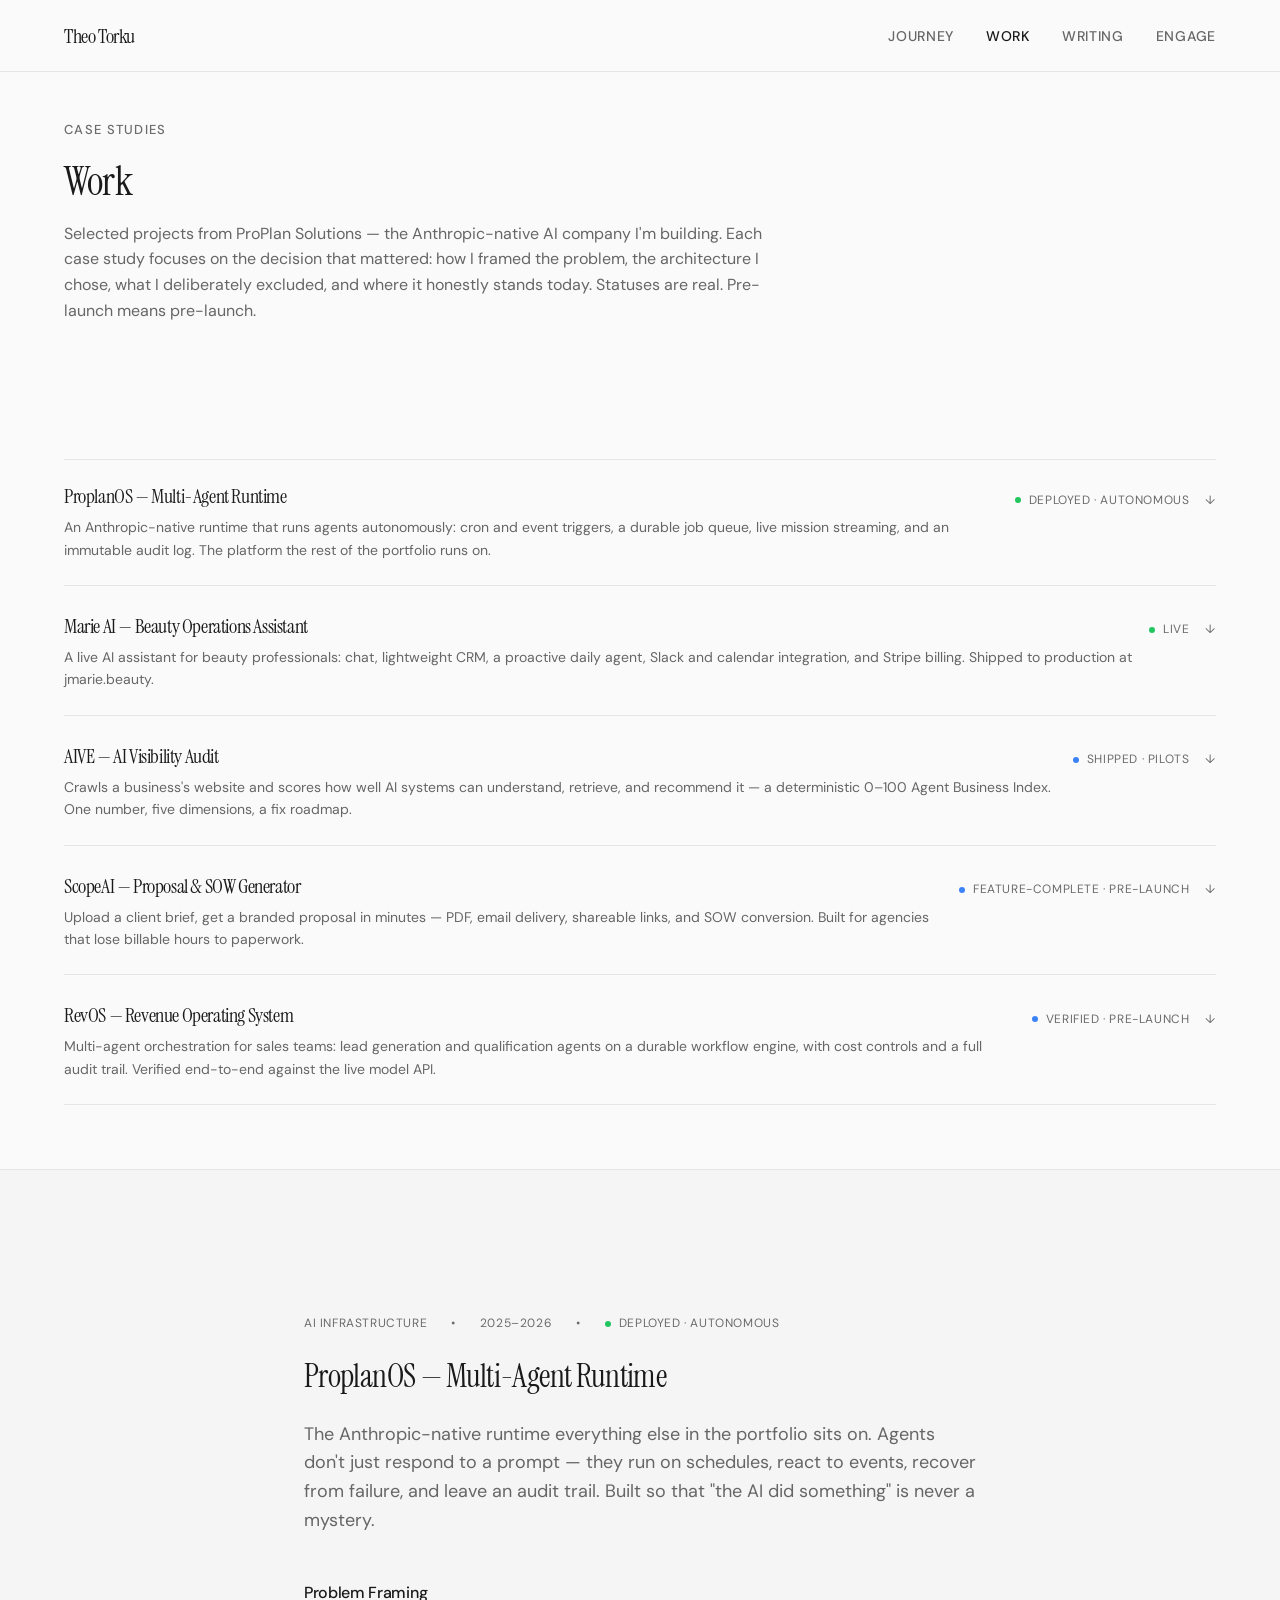
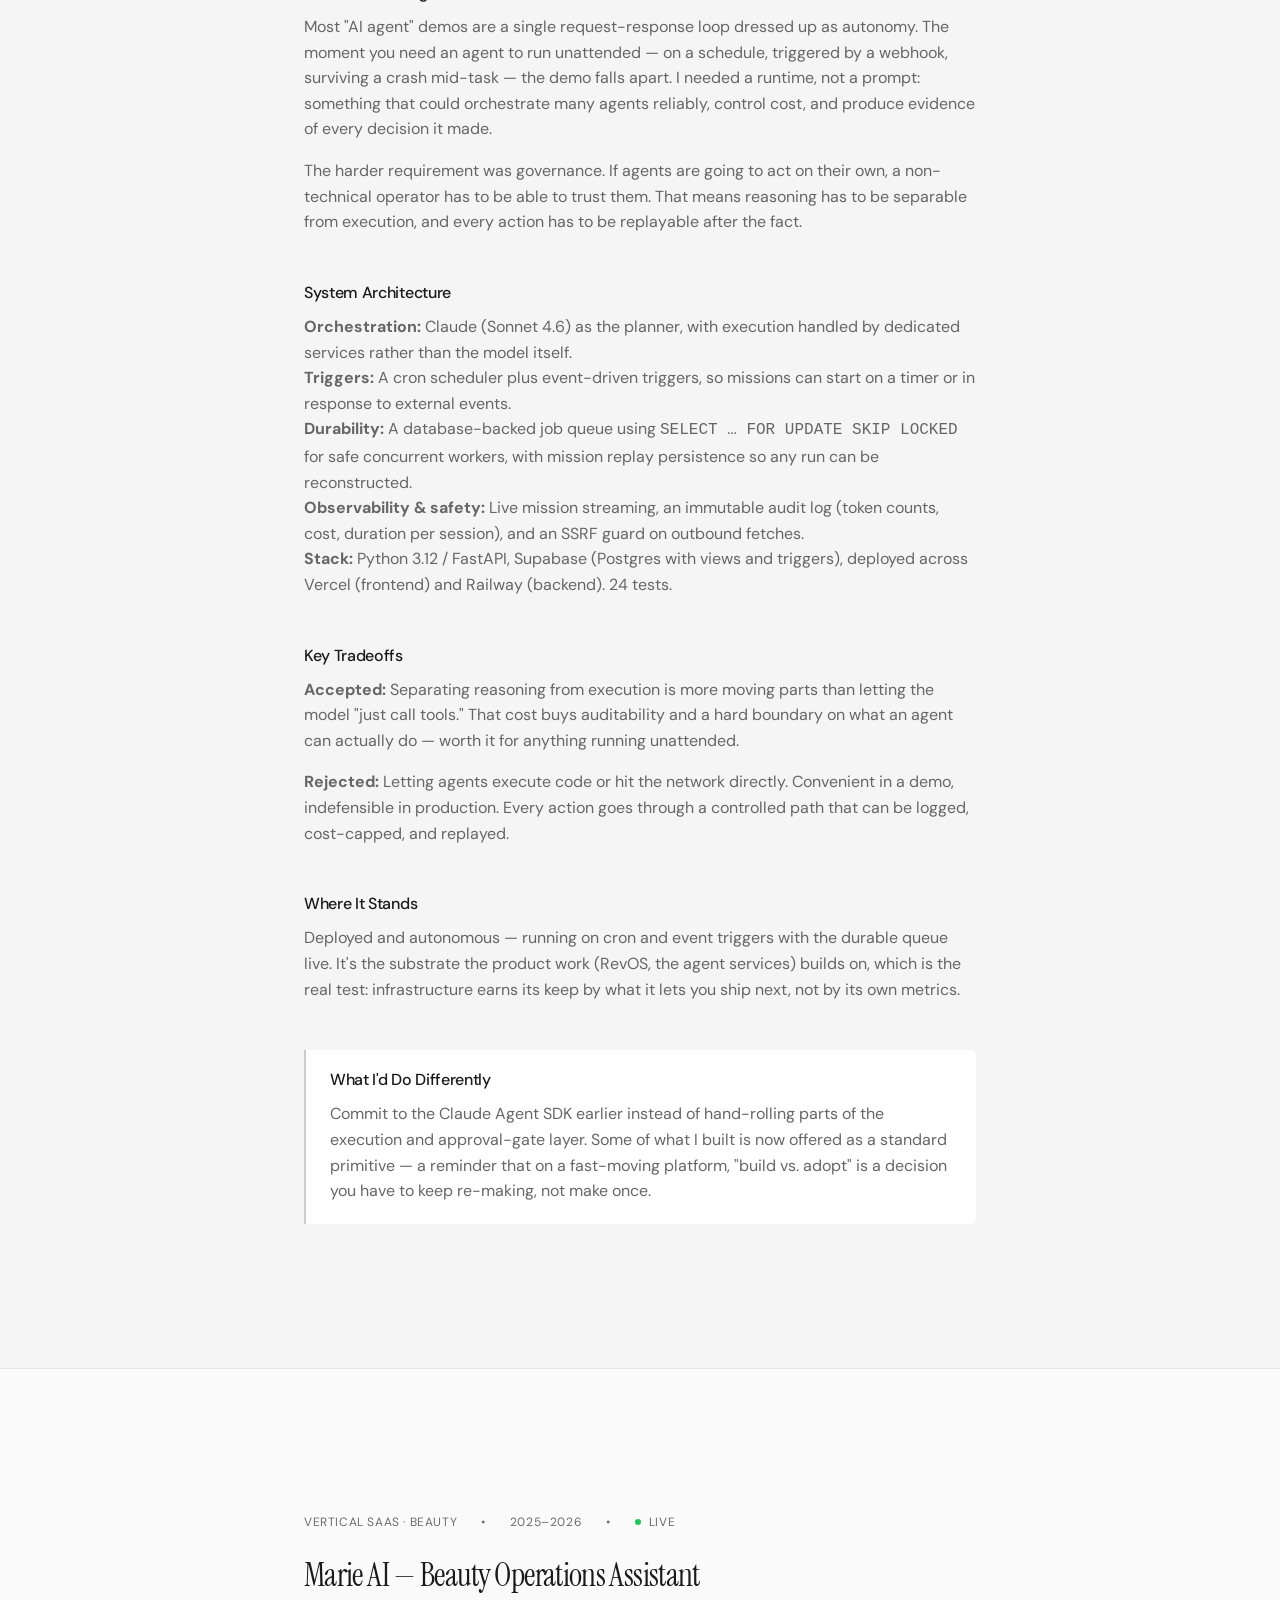
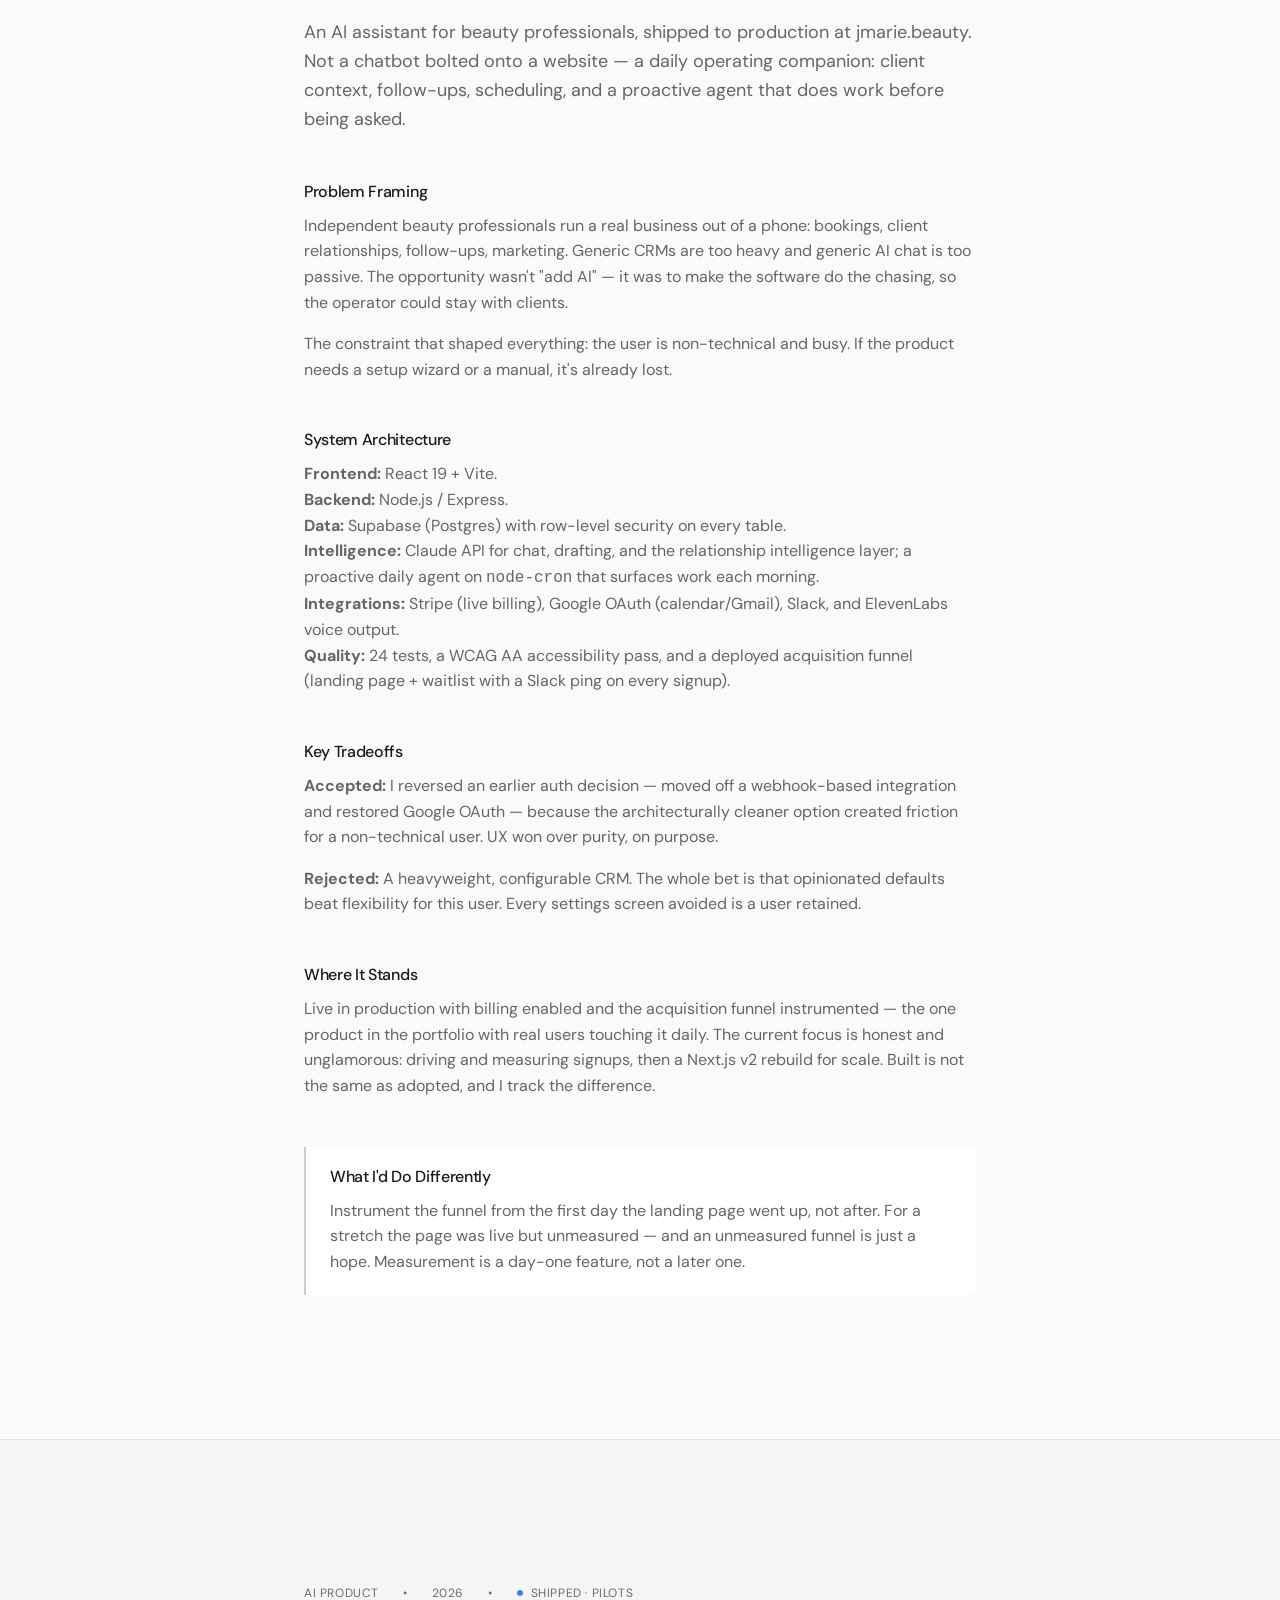
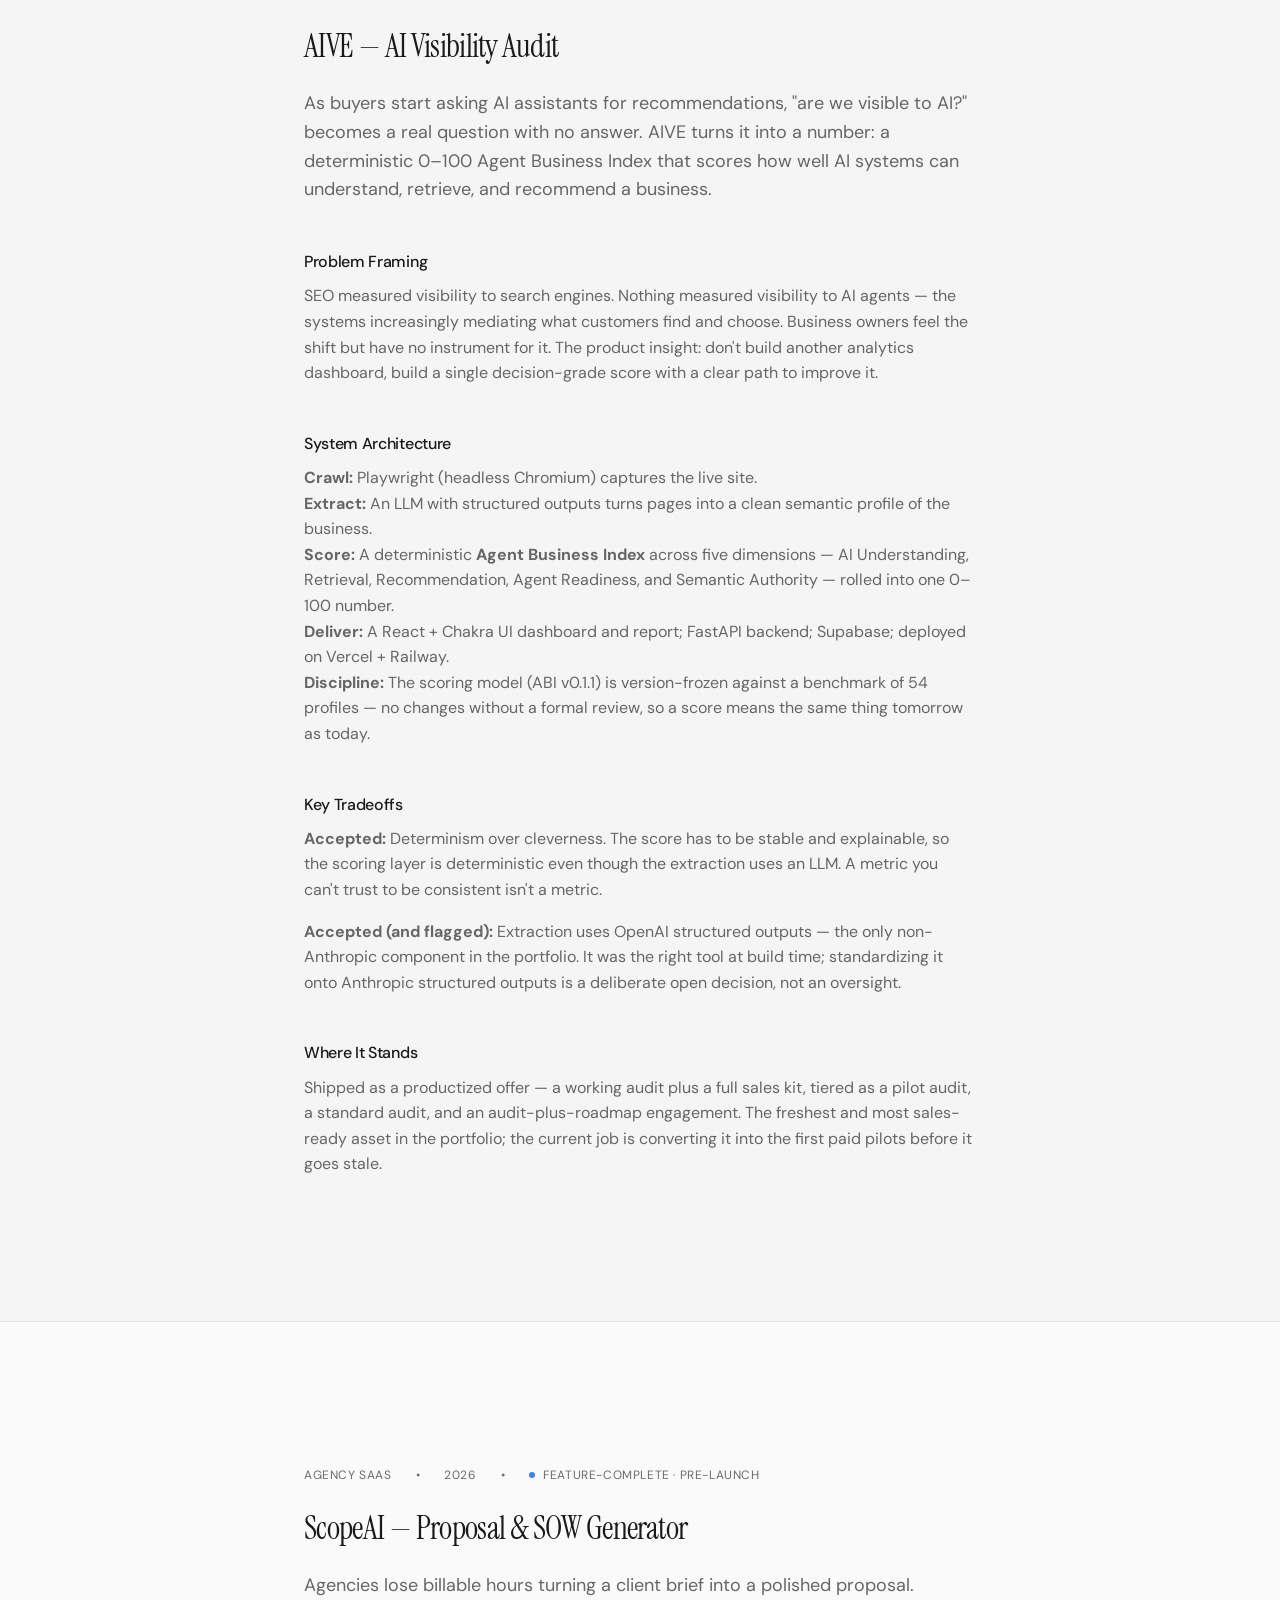
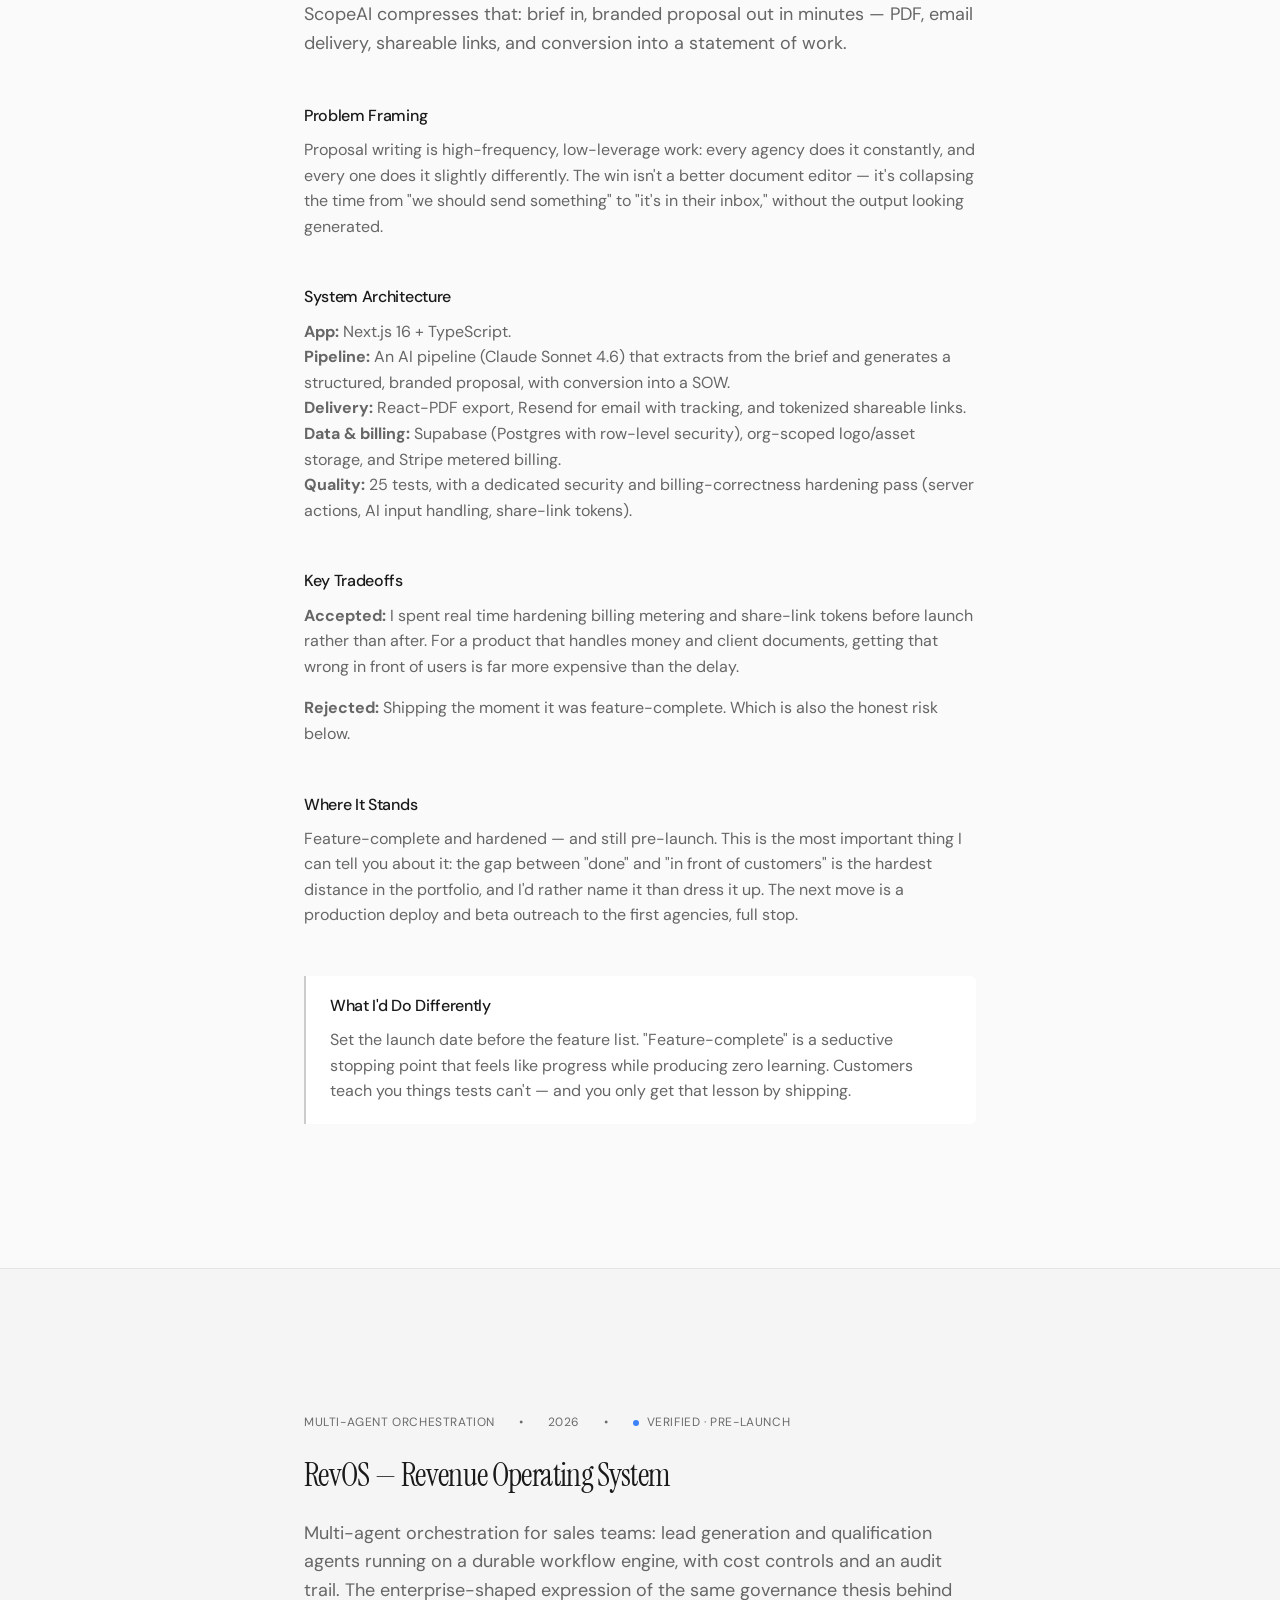
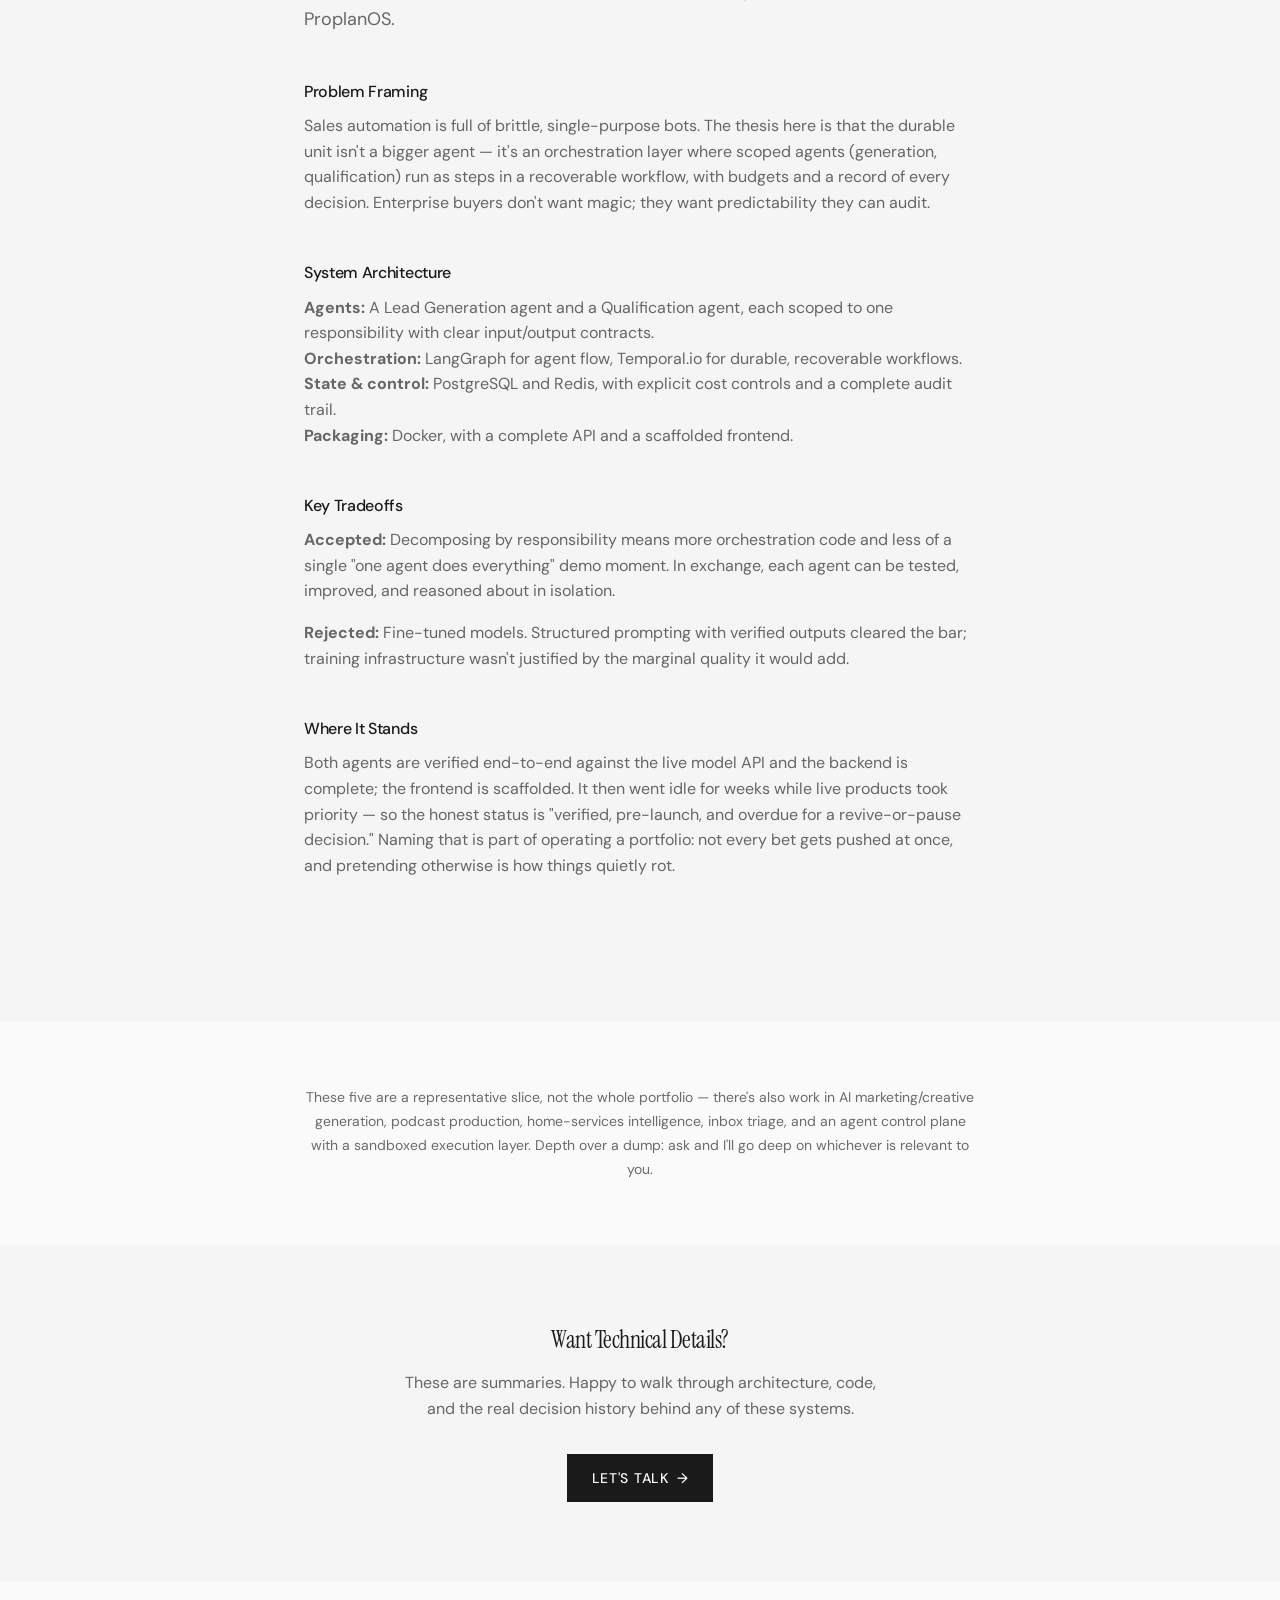
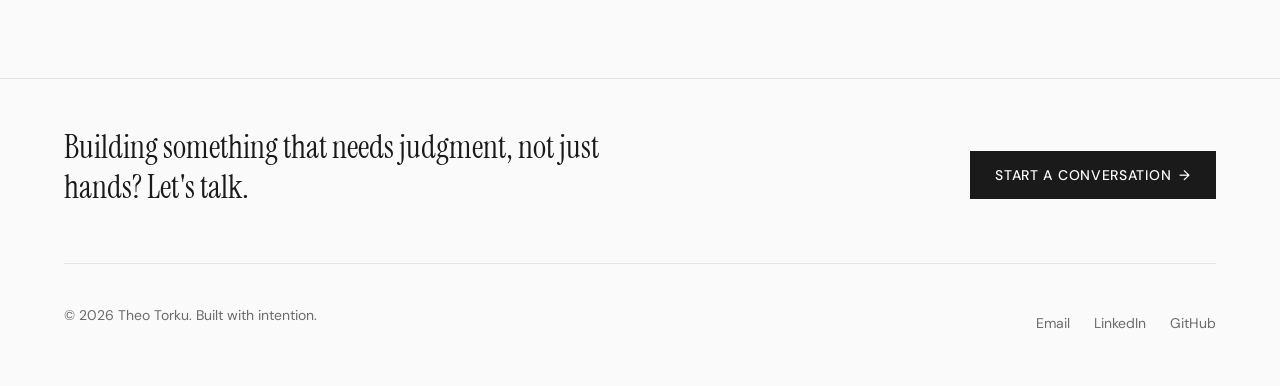
<file: pages/work.html>
<!DOCTYPE html>
<html lang="en">
<head>
  <meta charset="UTF-8">
  <meta name="viewport" content="width=device-width, initial-scale=1.0">
  <meta name="description" content="Selected case studies — multi-agent AI systems, vertical SaaS, and production infrastructure built at ProPlan Solutions. Problem framing, architecture, tradeoffs, and honest status.">
  <meta property="og:title" content="Work — Theo Torku">
  <meta property="og:description" content="Case studies in multi-agent AI orchestration, vertical SaaS, and production systems. Problem framing, architecture decisions, and honest status.">
  <meta property="og:type" content="website">
  <meta property="og:image" content="https://theotorku.github.io/og-image.png">
  <meta property="og:image:width" content="1200">
  <meta property="og:image:height" content="630">
  <meta name="twitter:card" content="summary_large_image">
  <meta name="twitter:image" content="https://theotorku.github.io/og-image.png">

  <title>Work — Theo Torku</title>

  <link rel="icon" type="image/svg+xml" href="../favicon.svg">
  <link rel="stylesheet" href="../css/style.css">
</head>
<body>
  <a class="skip-link" href="#main">Skip to content</a>

  <!-- Navigation -->
  <nav class="nav" role="navigation" aria-label="Main navigation">
    <div class="container nav-inner">
      <a href="../index.html" class="nav-logo">Theo Torku</a>

      <button class="nav-toggle" aria-label="Toggle navigation" aria-expanded="false">
        <span></span>
        <span></span>
        <span></span>
      </button>

      <ul class="nav-links">
        <li><a href="journey.html" class="nav-link">Journey</a></li>
        <li><a href="work.html" class="nav-link active" aria-current="page">Work</a></li>
        <li><a href="writing.html" class="nav-link">Writing</a></li>
        <li><a href="engage.html" class="nav-link">Engage</a></li>
      </ul>
    </div>
  </nav>

  <main id="main">
    <!-- Page Header -->
    <section class="section page-intro">
      <div class="container">
        <div class="section-header">
          <p class="section-label">Case Studies</p>
          <h1 class="section-title" style="font-size: var(--text-4xl);">Work</h1>
          <p class="section-description" style="max-width: 700px;">
            Selected projects from ProPlan Solutions — the Anthropic-native AI company I'm
            building. Each case study focuses on the decision that mattered: how I framed
            the problem, the architecture I chose, what I deliberately excluded, and where
            it honestly stands today. Statuses are real. Pre-launch means pre-launch.
          </p>
        </div>
      </div>
    </section>

    <!-- Case Study List -->
    <section class="section-sm">
      <div class="container">
        <div class="work-list">

          <!-- Case Study 1: ProplanOS -->
          <a href="#case-study-1" class="work-item observe-animation">
            <div class="work-item-content">
              <h3 class="work-item-title">ProplanOS — Multi-Agent Runtime</h3>
              <p class="work-item-description">
                An Anthropic-native runtime that runs agents autonomously: cron and event
                triggers, a durable job queue, live mission streaming, and an immutable
                audit log. The platform the rest of the portfolio runs on.
              </p>
            </div>
            <div class="work-item-meta">
              <span class="work-item-status">
                <span class="status-dot live"></span>
                Deployed · Autonomous
              </span>
            </div>
          </a>

          <!-- Case Study 2: Marie AI -->
          <a href="#case-study-2" class="work-item observe-animation">
            <div class="work-item-content">
              <h3 class="work-item-title">Marie AI — Beauty Operations Assistant</h3>
              <p class="work-item-description">
                A live AI assistant for beauty professionals: chat, lightweight CRM, a
                proactive daily agent, Slack and calendar integration, and Stripe billing.
                Shipped to production at jmarie.beauty.
              </p>
            </div>
            <div class="work-item-meta">
              <span class="work-item-status">
                <span class="status-dot live"></span>
                Live
              </span>
            </div>
          </a>

          <!-- Case Study 3: AIVE -->
          <a href="#case-study-3" class="work-item observe-animation">
            <div class="work-item-content">
              <h3 class="work-item-title">AIVE — AI Visibility Audit</h3>
              <p class="work-item-description">
                Crawls a business's website and scores how well AI systems can understand,
                retrieve, and recommend it — a deterministic 0–100 Agent Business Index.
                One number, five dimensions, a fix roadmap.
              </p>
            </div>
            <div class="work-item-meta">
              <span class="work-item-status">
                <span class="status-dot evolving"></span>
                Shipped · Pilots
              </span>
            </div>
          </a>

          <!-- Case Study 4: ScopeAI -->
          <a href="#case-study-4" class="work-item observe-animation">
            <div class="work-item-content">
              <h3 class="work-item-title">ScopeAI — Proposal & SOW Generator</h3>
              <p class="work-item-description">
                Upload a client brief, get a branded proposal in minutes — PDF, email
                delivery, shareable links, and SOW conversion. Built for agencies that
                lose billable hours to paperwork.
              </p>
            </div>
            <div class="work-item-meta">
              <span class="work-item-status">
                <span class="status-dot evolving"></span>
                Feature-complete · Pre-launch
              </span>
            </div>
          </a>

          <!-- Case Study 5: RevOS -->
          <a href="#case-study-5" class="work-item observe-animation">
            <div class="work-item-content">
              <h3 class="work-item-title">RevOS — Revenue Operating System</h3>
              <p class="work-item-description">
                Multi-agent orchestration for sales teams: lead generation and qualification
                agents on a durable workflow engine, with cost controls and a full audit
                trail. Verified end-to-end against the live model API.
              </p>
            </div>
            <div class="work-item-meta">
              <span class="work-item-status">
                <span class="status-dot evolving"></span>
                Verified · Pre-launch
              </span>
            </div>
          </a>

        </div>
      </div>
    </section>

    <!-- Case Study 1: ProplanOS -->
    <section class="section section-alt" id="case-study-1" style="background-color: var(--color-bg-subtle);">
      <div class="container content-narrow">
        <article class="case-study-content">
          <header class="case-study-header" style="border: none; padding: 0; margin-bottom: var(--space-12);">
            <div class="case-study-meta">
              <span>AI Infrastructure</span>
              <span>•</span>
              <span>2025–2026</span>
              <span>•</span>
              <span class="work-item-status">
                <span class="status-dot live"></span>
                Deployed · Autonomous
              </span>
            </div>
            <h2 class="case-study-title" style="font-size: var(--text-3xl);">
              ProplanOS — Multi-Agent Runtime
            </h2>
            <p class="case-study-summary">
              The Anthropic-native runtime everything else in the portfolio sits on. Agents
              don't just respond to a prompt — they run on schedules, react to events, recover
              from failure, and leave an audit trail. Built so that "the AI did something" is
              never a mystery.
            </p>
          </header>

          <div class="case-study-section">
            <h3>Problem Framing</h3>
            <p>
              Most "AI agent" demos are a single request-response loop dressed up as autonomy.
              The moment you need an agent to run unattended — on a schedule, triggered by a
              webhook, surviving a crash mid-task — the demo falls apart. I needed a runtime,
              not a prompt: something that could orchestrate many agents reliably, control cost,
              and produce evidence of every decision it made.
            </p>
            <p>
              The harder requirement was governance. If agents are going to act on their own,
              a non-technical operator has to be able to trust them. That means reasoning has to
              be separable from execution, and every action has to be replayable after the fact.
            </p>
          </div>

          <div class="case-study-section">
            <h3>System Architecture</h3>
            <p>
              <strong>Orchestration:</strong> Claude (Sonnet 4.6) as the planner, with execution
              handled by dedicated services rather than the model itself.<br>
              <strong>Triggers:</strong> A cron scheduler plus event-driven triggers, so missions
              can start on a timer or in response to external events.<br>
              <strong>Durability:</strong> A database-backed job queue using <code>SELECT … FOR
              UPDATE SKIP LOCKED</code> for safe concurrent workers, with mission replay
              persistence so any run can be reconstructed.<br>
              <strong>Observability &amp; safety:</strong> Live mission streaming, an immutable
              audit log (token counts, cost, duration per session), and an SSRF guard on outbound
              fetches.<br>
              <strong>Stack:</strong> Python 3.12 / FastAPI, Supabase (Postgres with views and
              triggers), deployed across Vercel (frontend) and Railway (backend). 24 tests.
            </p>
          </div>

          <div class="case-study-section">
            <h3>Key Tradeoffs</h3>
            <p>
              <strong>Accepted:</strong> Separating reasoning from execution is more moving parts
              than letting the model "just call tools." That cost buys auditability and a hard
              boundary on what an agent can actually do — worth it for anything running unattended.
            </p>
            <p>
              <strong>Rejected:</strong> Letting agents execute code or hit the network directly.
              Convenient in a demo, indefensible in production. Every action goes through a
              controlled path that can be logged, cost-capped, and replayed.
            </p>
          </div>

          <div class="case-study-section">
            <h3>Where It Stands</h3>
            <p>
              Deployed and autonomous — running on cron and event triggers with the durable queue
              live. It's the substrate the product work (RevOS, the agent services) builds on,
              which is the real test: infrastructure earns its keep by what it lets you ship next,
              not by its own metrics.
            </p>
          </div>

          <div class="case-study-section case-study-section--reflection">
            <h3>What I'd Do Differently</h3>
            <p>
              Commit to the Claude Agent SDK earlier instead of hand-rolling parts of the
              execution and approval-gate layer. Some of what I built is now offered as a
              standard primitive — a reminder that on a fast-moving platform, "build vs. adopt"
              is a decision you have to keep re-making, not make once.
            </p>
          </div>
        </article>
      </div>
    </section>

    <!-- Case Study 2: Marie AI -->
    <section class="section section-alt" id="case-study-2">
      <div class="container content-narrow">
        <article class="case-study-content">
          <header class="case-study-header" style="border: none; padding: 0; margin-bottom: var(--space-12);">
            <div class="case-study-meta">
              <span>Vertical SaaS · Beauty</span>
              <span>•</span>
              <span>2025–2026</span>
              <span>•</span>
              <span class="work-item-status">
                <span class="status-dot live"></span>
                Live
              </span>
            </div>
            <h2 class="case-study-title" style="font-size: var(--text-3xl);">
              Marie AI — Beauty Operations Assistant
            </h2>
            <p class="case-study-summary">
              An AI assistant for beauty professionals, shipped to production at jmarie.beauty.
              Not a chatbot bolted onto a website — a daily operating companion: client context,
              follow-ups, scheduling, and a proactive agent that does work before being asked.
            </p>
          </header>

          <div class="case-study-section">
            <h3>Problem Framing</h3>
            <p>
              Independent beauty professionals run a real business out of a phone: bookings,
              client relationships, follow-ups, marketing. Generic CRMs are too heavy and
              generic AI chat is too passive. The opportunity wasn't "add AI" — it was to make
              the software do the chasing, so the operator could stay with clients.
            </p>
            <p>
              The constraint that shaped everything: the user is non-technical and busy. If the
              product needs a setup wizard or a manual, it's already lost.
            </p>
          </div>

          <div class="case-study-section">
            <h3>System Architecture</h3>
            <p>
              <strong>Frontend:</strong> React 19 + Vite.<br>
              <strong>Backend:</strong> Node.js / Express.<br>
              <strong>Data:</strong> Supabase (Postgres) with row-level security on every table.<br>
              <strong>Intelligence:</strong> Claude API for chat, drafting, and the relationship
              intelligence layer; a proactive daily agent on <code>node-cron</code> that surfaces
              work each morning.<br>
              <strong>Integrations:</strong> Stripe (live billing), Google OAuth (calendar/Gmail),
              Slack, and ElevenLabs voice output.<br>
              <strong>Quality:</strong> 24 tests, a WCAG AA accessibility pass, and a deployed
              acquisition funnel (landing page + waitlist with a Slack ping on every signup).
            </p>
          </div>

          <div class="case-study-section">
            <h3>Key Tradeoffs</h3>
            <p>
              <strong>Accepted:</strong> I reversed an earlier auth decision — moved off a
              webhook-based integration and restored Google OAuth — because the architecturally
              cleaner option created friction for a non-technical user. UX won over purity, on
              purpose.
            </p>
            <p>
              <strong>Rejected:</strong> A heavyweight, configurable CRM. The whole bet is that
              opinionated defaults beat flexibility for this user. Every settings screen avoided
              is a user retained.
            </p>
          </div>

          <div class="case-study-section">
            <h3>Where It Stands</h3>
            <p>
              Live in production with billing enabled and the acquisition funnel instrumented —
              the one product in the portfolio with real users touching it daily. The current
              focus is honest and unglamorous: driving and measuring signups, then a Next.js v2
              rebuild for scale. Built is not the same as adopted, and I track the difference.
            </p>
          </div>

          <div class="case-study-section case-study-section--reflection">
            <h3>What I'd Do Differently</h3>
            <p>
              Instrument the funnel from the first day the landing page went up, not after.
              For a stretch the page was live but unmeasured — and an unmeasured funnel is just
              a hope. Measurement is a day-one feature, not a later one.
            </p>
          </div>
        </article>
      </div>
    </section>

    <!-- Case Study 3: AIVE -->
    <section class="section section-alt" id="case-study-3" style="background-color: var(--color-bg-subtle);">
      <div class="container content-narrow">
        <article class="case-study-content">
          <header class="case-study-header" style="border: none; padding: 0; margin-bottom: var(--space-12);">
            <div class="case-study-meta">
              <span>AI Product</span>
              <span>•</span>
              <span>2026</span>
              <span>•</span>
              <span class="work-item-status">
                <span class="status-dot evolving"></span>
                Shipped · Pilots
              </span>
            </div>
            <h2 class="case-study-title" style="font-size: var(--text-3xl);">
              AIVE — AI Visibility Audit
            </h2>
            <p class="case-study-summary">
              As buyers start asking AI assistants for recommendations, "are we visible to AI?"
              becomes a real question with no answer. AIVE turns it into a number: a deterministic
              0–100 Agent Business Index that scores how well AI systems can understand, retrieve,
              and recommend a business.
            </p>
          </header>

          <div class="case-study-section">
            <h3>Problem Framing</h3>
            <p>
              SEO measured visibility to search engines. Nothing measured visibility to AI agents —
              the systems increasingly mediating what customers find and choose. Business owners
              feel the shift but have no instrument for it. The product insight: don't build
              another analytics dashboard, build a single decision-grade score with a clear path
              to improve it.
            </p>
          </div>

          <div class="case-study-section">
            <h3>System Architecture</h3>
            <p>
              <strong>Crawl:</strong> Playwright (headless Chromium) captures the live site.<br>
              <strong>Extract:</strong> An LLM with structured outputs turns pages into a clean
              semantic profile of the business.<br>
              <strong>Score:</strong> A deterministic <strong>Agent Business Index</strong> across
              five dimensions — AI Understanding, Retrieval, Recommendation, Agent Readiness, and
              Semantic Authority — rolled into one 0–100 number.<br>
              <strong>Deliver:</strong> A React + Chakra UI dashboard and report; FastAPI backend;
              Supabase; deployed on Vercel + Railway.<br>
              <strong>Discipline:</strong> The scoring model (ABI v0.1.1) is version-frozen against
              a benchmark of 54 profiles — no changes without a formal review, so a score means the
              same thing tomorrow as today.
            </p>
          </div>

          <div class="case-study-section">
            <h3>Key Tradeoffs</h3>
            <p>
              <strong>Accepted:</strong> Determinism over cleverness. The score has to be stable
              and explainable, so the scoring layer is deterministic even though the extraction
              uses an LLM. A metric you can't trust to be consistent isn't a metric.
            </p>
            <p>
              <strong>Accepted (and flagged):</strong> Extraction uses OpenAI structured outputs —
              the only non-Anthropic component in the portfolio. It was the right tool at build
              time; standardizing it onto Anthropic structured outputs is a deliberate open
              decision, not an oversight.
            </p>
          </div>

          <div class="case-study-section">
            <h3>Where It Stands</h3>
            <p>
              Shipped as a productized offer — a working audit plus a full sales kit, tiered as a
              pilot audit, a standard audit, and an audit-plus-roadmap engagement. The freshest
              and most sales-ready asset in the portfolio; the current job is converting it into
              the first paid pilots before it goes stale.
            </p>
          </div>
        </article>
      </div>
    </section>

    <!-- Case Study 4: ScopeAI -->
    <section class="section section-alt" id="case-study-4">
      <div class="container content-narrow">
        <article class="case-study-content">
          <header class="case-study-header" style="border: none; padding: 0; margin-bottom: var(--space-12);">
            <div class="case-study-meta">
              <span>Agency SaaS</span>
              <span>•</span>
              <span>2026</span>
              <span>•</span>
              <span class="work-item-status">
                <span class="status-dot evolving"></span>
                Feature-complete · Pre-launch
              </span>
            </div>
            <h2 class="case-study-title" style="font-size: var(--text-3xl);">
              ScopeAI — Proposal &amp; SOW Generator
            </h2>
            <p class="case-study-summary">
              Agencies lose billable hours turning a client brief into a polished proposal.
              ScopeAI compresses that: brief in, branded proposal out in minutes — PDF, email
              delivery, shareable links, and conversion into a statement of work.
            </p>
          </header>

          <div class="case-study-section">
            <h3>Problem Framing</h3>
            <p>
              Proposal writing is high-frequency, low-leverage work: every agency does it
              constantly, and every one does it slightly differently. The win isn't a better
              document editor — it's collapsing the time from "we should send something" to
              "it's in their inbox," without the output looking generated.
            </p>
          </div>

          <div class="case-study-section">
            <h3>System Architecture</h3>
            <p>
              <strong>App:</strong> Next.js 16 + TypeScript.<br>
              <strong>Pipeline:</strong> An AI pipeline (Claude Sonnet 4.6) that extracts from the
              brief and generates a structured, branded proposal, with conversion into a SOW.<br>
              <strong>Delivery:</strong> React-PDF export, Resend for email with tracking, and
              tokenized shareable links.<br>
              <strong>Data &amp; billing:</strong> Supabase (Postgres with row-level security),
              org-scoped logo/asset storage, and Stripe metered billing.<br>
              <strong>Quality:</strong> 25 tests, with a dedicated security and billing-correctness
              hardening pass (server actions, AI input handling, share-link tokens).
            </p>
          </div>

          <div class="case-study-section">
            <h3>Key Tradeoffs</h3>
            <p>
              <strong>Accepted:</strong> I spent real time hardening billing metering and
              share-link tokens before launch rather than after. For a product that handles
              money and client documents, getting that wrong in front of users is far more
              expensive than the delay.
            </p>
            <p>
              <strong>Rejected:</strong> Shipping the moment it was feature-complete. Which is
              also the honest risk below.
            </p>
          </div>

          <div class="case-study-section">
            <h3>Where It Stands</h3>
            <p>
              Feature-complete and hardened — and still pre-launch. This is the most important
              thing I can tell you about it: the gap between "done" and "in front of customers"
              is the hardest distance in the portfolio, and I'd rather name it than dress it up.
              The next move is a production deploy and beta outreach to the first agencies, full
              stop.
            </p>
          </div>

          <div class="case-study-section case-study-section--reflection">
            <h3>What I'd Do Differently</h3>
            <p>
              Set the launch date before the feature list. "Feature-complete" is a seductive
              stopping point that feels like progress while producing zero learning. Customers
              teach you things tests can't — and you only get that lesson by shipping.
            </p>
          </div>
        </article>
      </div>
    </section>

    <!-- Case Study 5: RevOS -->
    <section class="section section-alt" id="case-study-5" style="background-color: var(--color-bg-subtle);">
      <div class="container content-narrow">
        <article class="case-study-content">
          <header class="case-study-header" style="border: none; padding: 0; margin-bottom: var(--space-12);">
            <div class="case-study-meta">
              <span>Multi-Agent Orchestration</span>
              <span>•</span>
              <span>2026</span>
              <span>•</span>
              <span class="work-item-status">
                <span class="status-dot evolving"></span>
                Verified · Pre-launch
              </span>
            </div>
            <h2 class="case-study-title" style="font-size: var(--text-3xl);">
              RevOS — Revenue Operating System
            </h2>
            <p class="case-study-summary">
              Multi-agent orchestration for sales teams: lead generation and qualification agents
              running on a durable workflow engine, with cost controls and an audit trail. The
              enterprise-shaped expression of the same governance thesis behind ProplanOS.
            </p>
          </header>

          <div class="case-study-section">
            <h3>Problem Framing</h3>
            <p>
              Sales automation is full of brittle, single-purpose bots. The thesis here is that
              the durable unit isn't a bigger agent — it's an orchestration layer where scoped
              agents (generation, qualification) run as steps in a recoverable workflow, with
              budgets and a record of every decision. Enterprise buyers don't want magic; they
              want predictability they can audit.
            </p>
          </div>

          <div class="case-study-section">
            <h3>System Architecture</h3>
            <p>
              <strong>Agents:</strong> A Lead Generation agent and a Qualification agent, each
              scoped to one responsibility with clear input/output contracts.<br>
              <strong>Orchestration:</strong> LangGraph for agent flow, Temporal.io for durable,
              recoverable workflows.<br>
              <strong>State &amp; control:</strong> PostgreSQL and Redis, with explicit cost
              controls and a complete audit trail.<br>
              <strong>Packaging:</strong> Docker, with a complete API and a scaffolded frontend.
            </p>
          </div>

          <div class="case-study-section">
            <h3>Key Tradeoffs</h3>
            <p>
              <strong>Accepted:</strong> Decomposing by responsibility means more orchestration
              code and less of a single "one agent does everything" demo moment. In exchange,
              each agent can be tested, improved, and reasoned about in isolation.
            </p>
            <p>
              <strong>Rejected:</strong> Fine-tuned models. Structured prompting with verified
              outputs cleared the bar; training infrastructure wasn't justified by the marginal
              quality it would add.
            </p>
          </div>

          <div class="case-study-section">
            <h3>Where It Stands</h3>
            <p>
              Both agents are verified end-to-end against the live model API and the backend is
              complete; the frontend is scaffolded. It then went idle for weeks while live
              products took priority — so the honest status is "verified, pre-launch, and overdue
              for a revive-or-pause decision." Naming that is part of operating a portfolio:
              not every bet gets pushed at once, and pretending otherwise is how things quietly rot.
            </p>
          </div>
        </article>
      </div>
    </section>

    <!-- Portfolio note -->
    <section class="section-sm">
      <div class="container content-narrow text-center">
        <p style="color: var(--color-text-tertiary); font-size: var(--text-sm); line-height: 1.7;">
          These five are a representative slice, not the whole portfolio — there's also work in
          AI marketing/creative generation, podcast production, home-services intelligence, inbox
          triage, and an agent control plane with a sandboxed execution layer. Depth over a dump:
          ask and I'll go deep on whichever is relevant to you.
        </p>
      </div>
    </section>

    <!-- CTA Section -->
    <section class="section" style="background-color: var(--color-bg-subtle);">
      <div class="container text-center">
        <h2 style="font-size: var(--text-2xl); margin-bottom: var(--space-4);">
          Want Technical Details?
        </h2>
        <p style="color: var(--color-text-secondary); margin-bottom: var(--space-8); max-width: 500px; margin-left: auto; margin-right: auto;">
          These are summaries. Happy to walk through architecture, code, and the real
          decision history behind any of these systems.
        </p>
        <a href="engage.html" class="btn btn-primary btn-arrow">Let's Talk</a>
      </div>
    </section>
  </main>

  <!-- Footer -->
  <footer class="footer">
    <div class="container">
      <div class="footer-cta">
        <p class="footer-cta-text">Building something that needs judgment, not just hands? Let's talk.</p>
        <a href="engage.html" class="btn btn-primary btn-arrow">Start a Conversation</a>
      </div>
      <div class="footer-inner">
        <p class="footer-text">© 2026 Theo Torku. Built with intention.</p>
        <ul class="footer-links">
          <li><a href="mailto:theo@proplansolutions.io" class="footer-link">Email</a></li>
          <li><a href="https://linkedin.com/company/proplansolutions" class="footer-link">LinkedIn</a></li>
          <li><a href="https://github.com/theotorku" class="footer-link">GitHub</a></li>
        </ul>
      </div>
    </div>
  </footer>

  <script src="../js/main.js"></script>
</body>
</html>
</file>
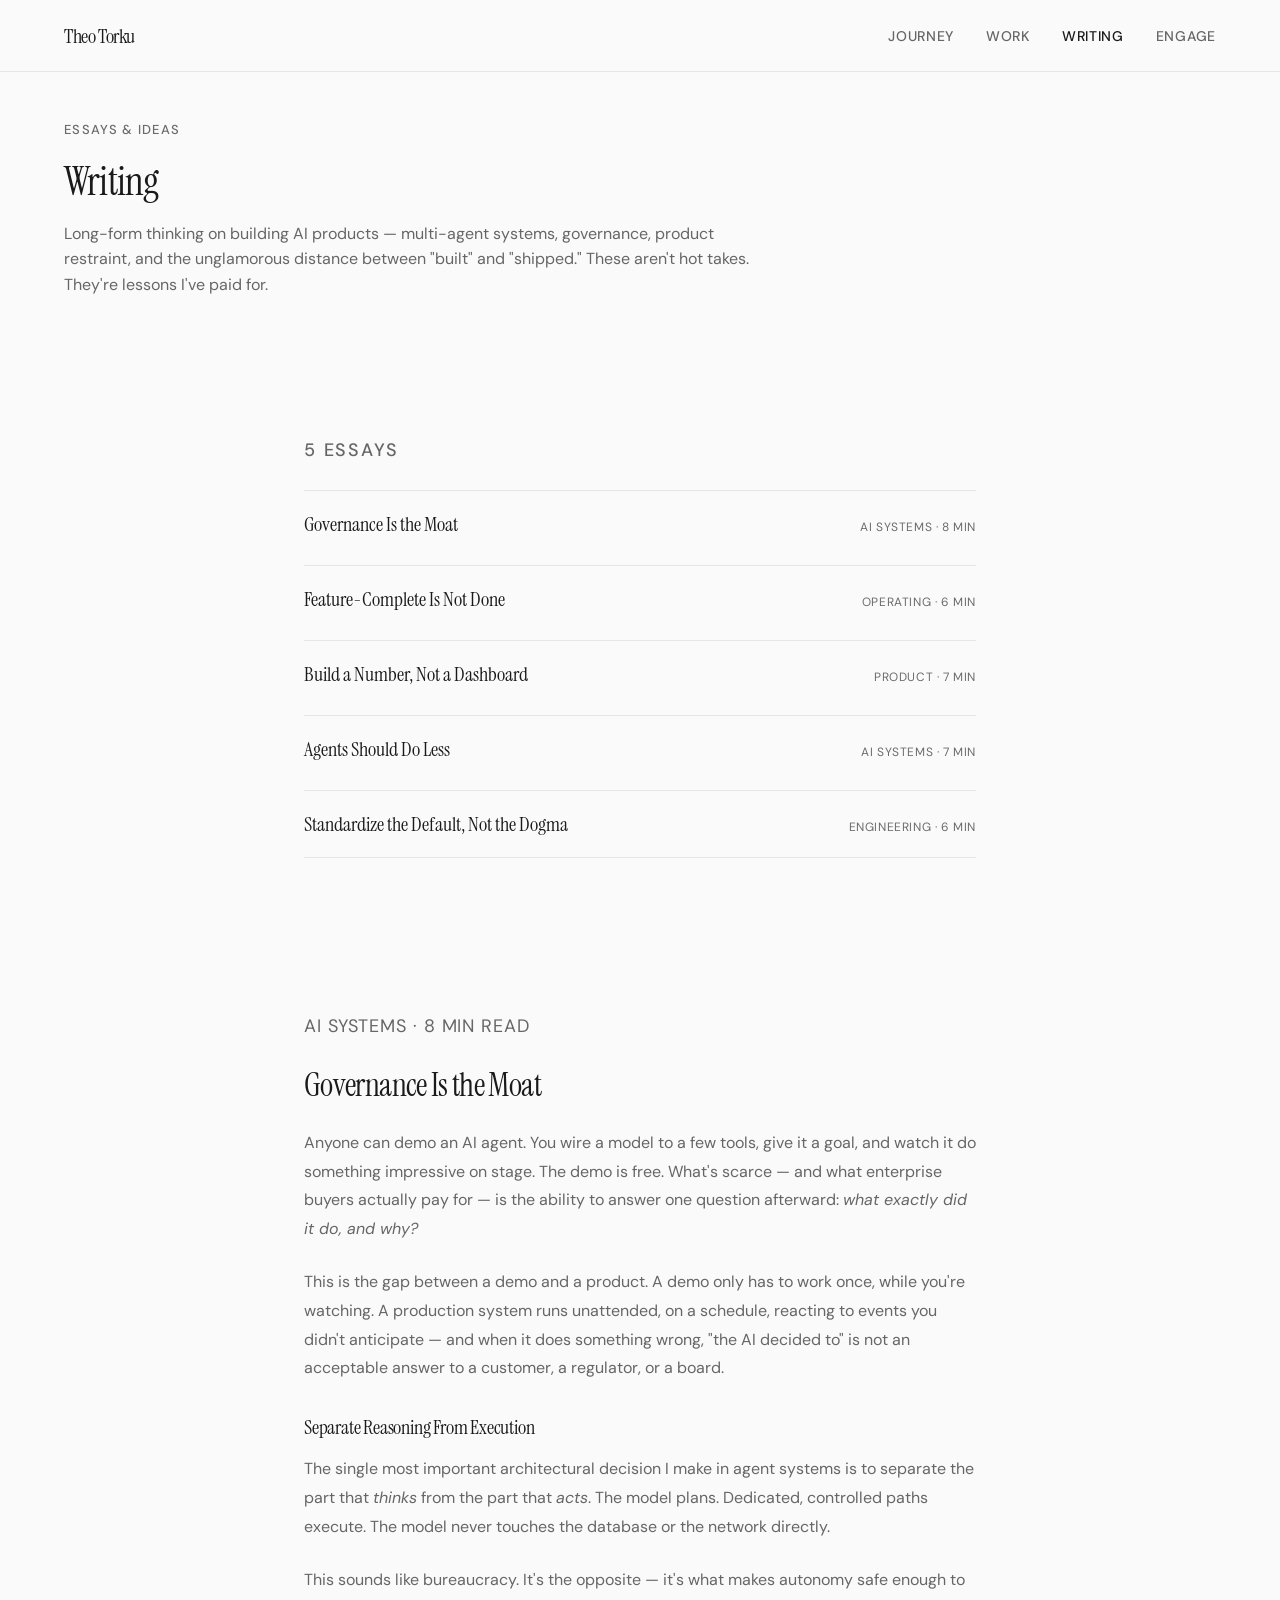
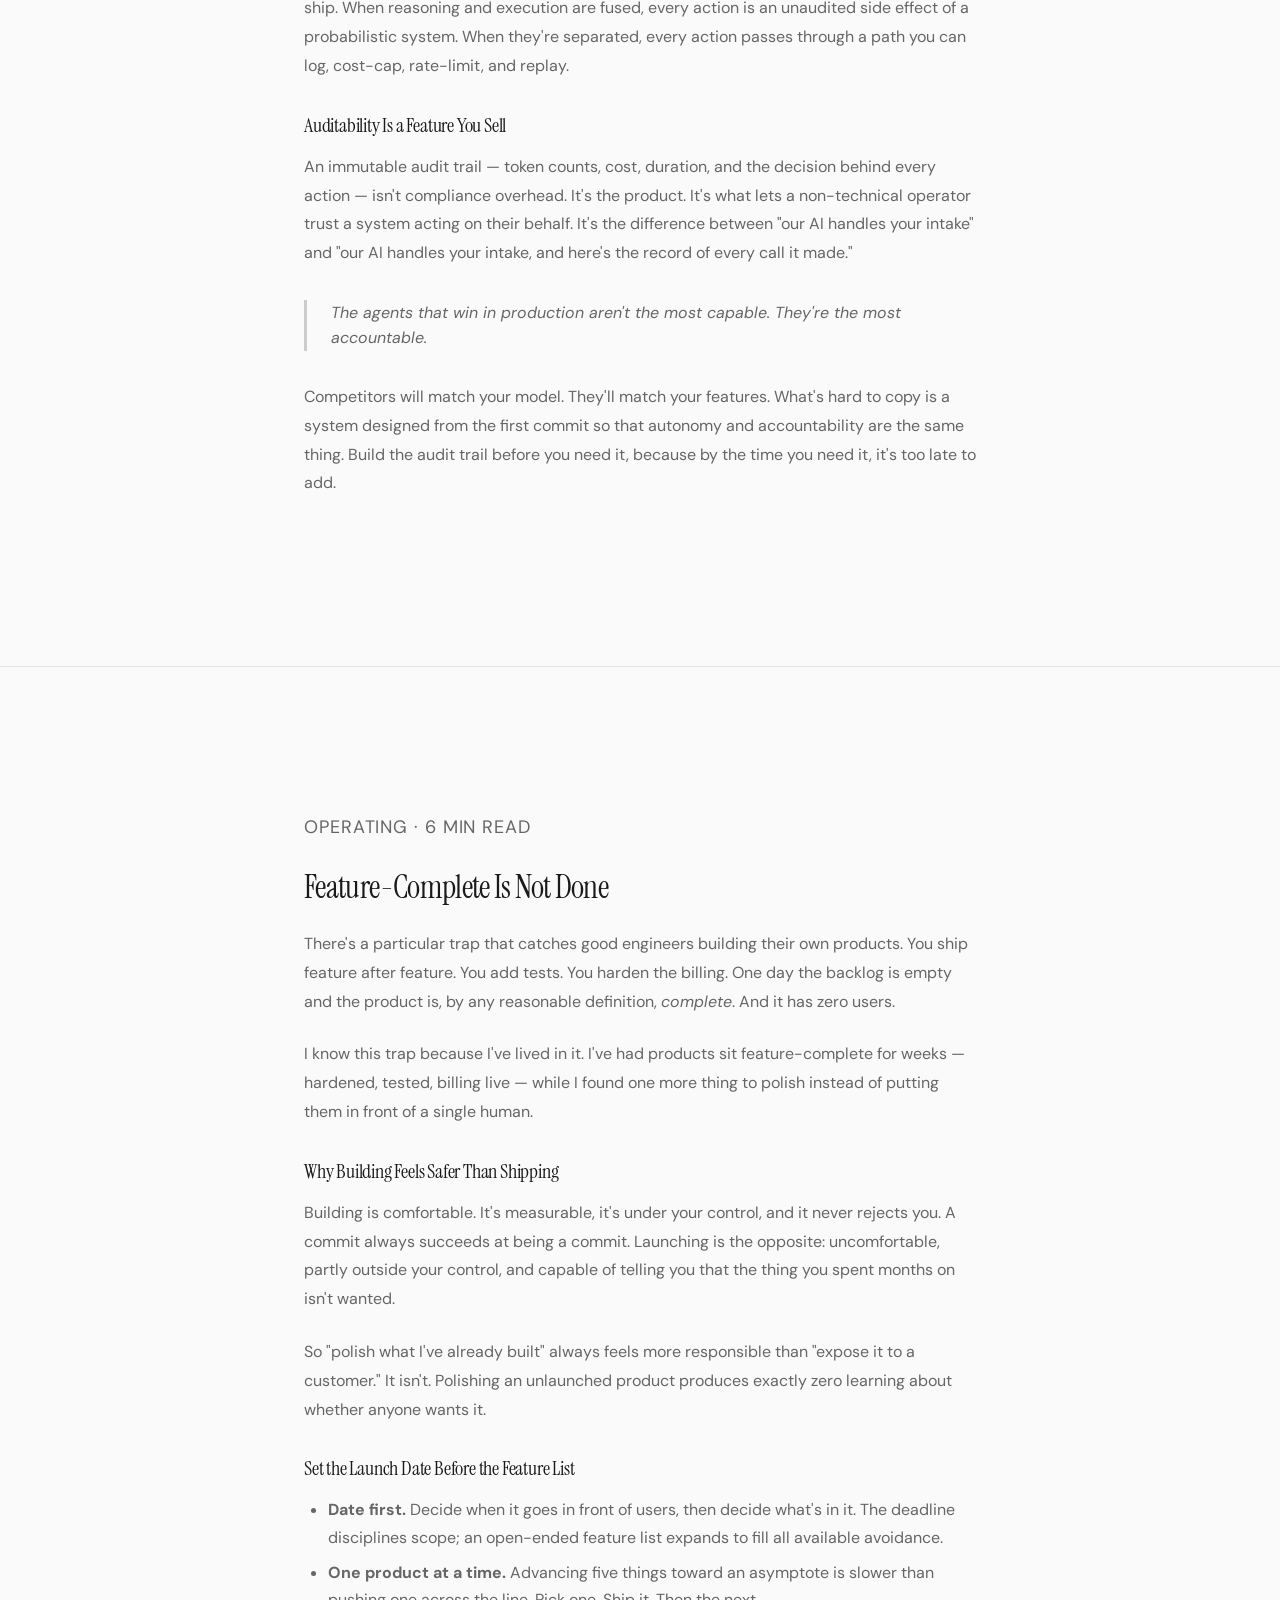
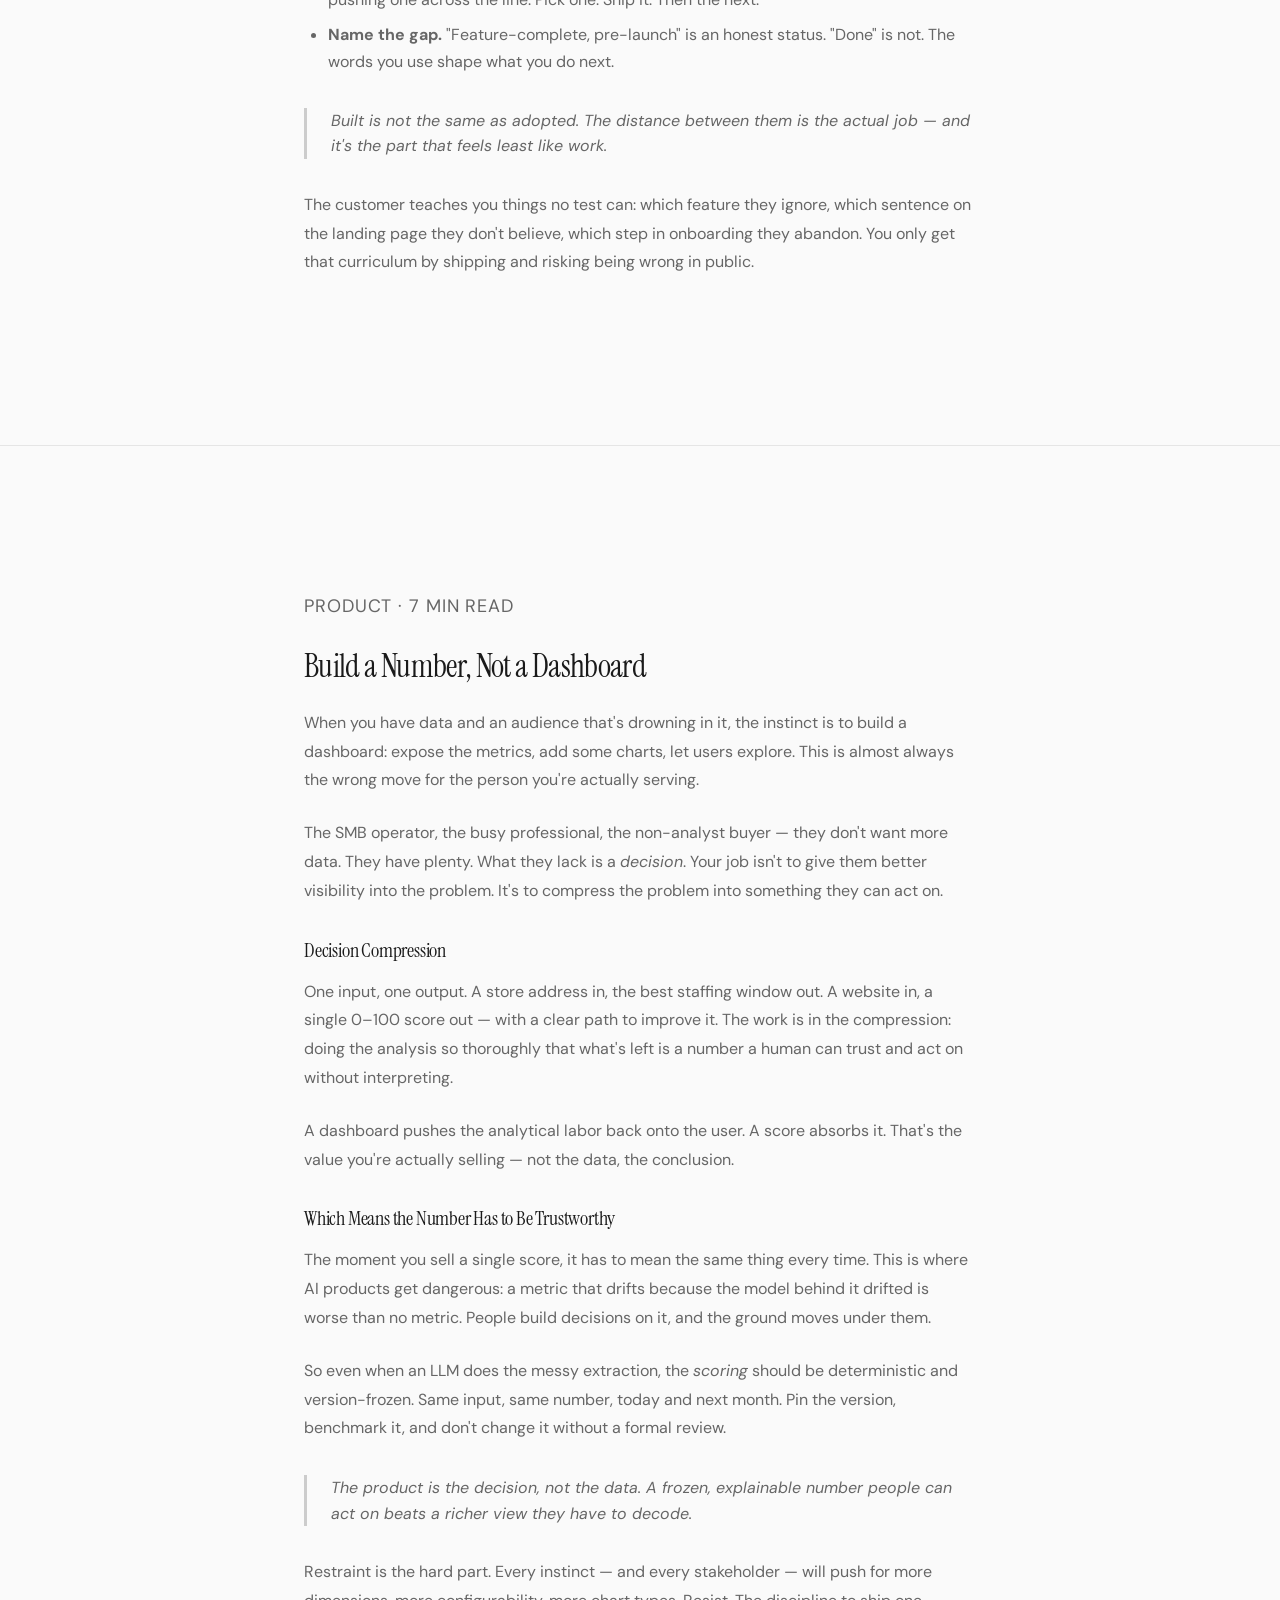
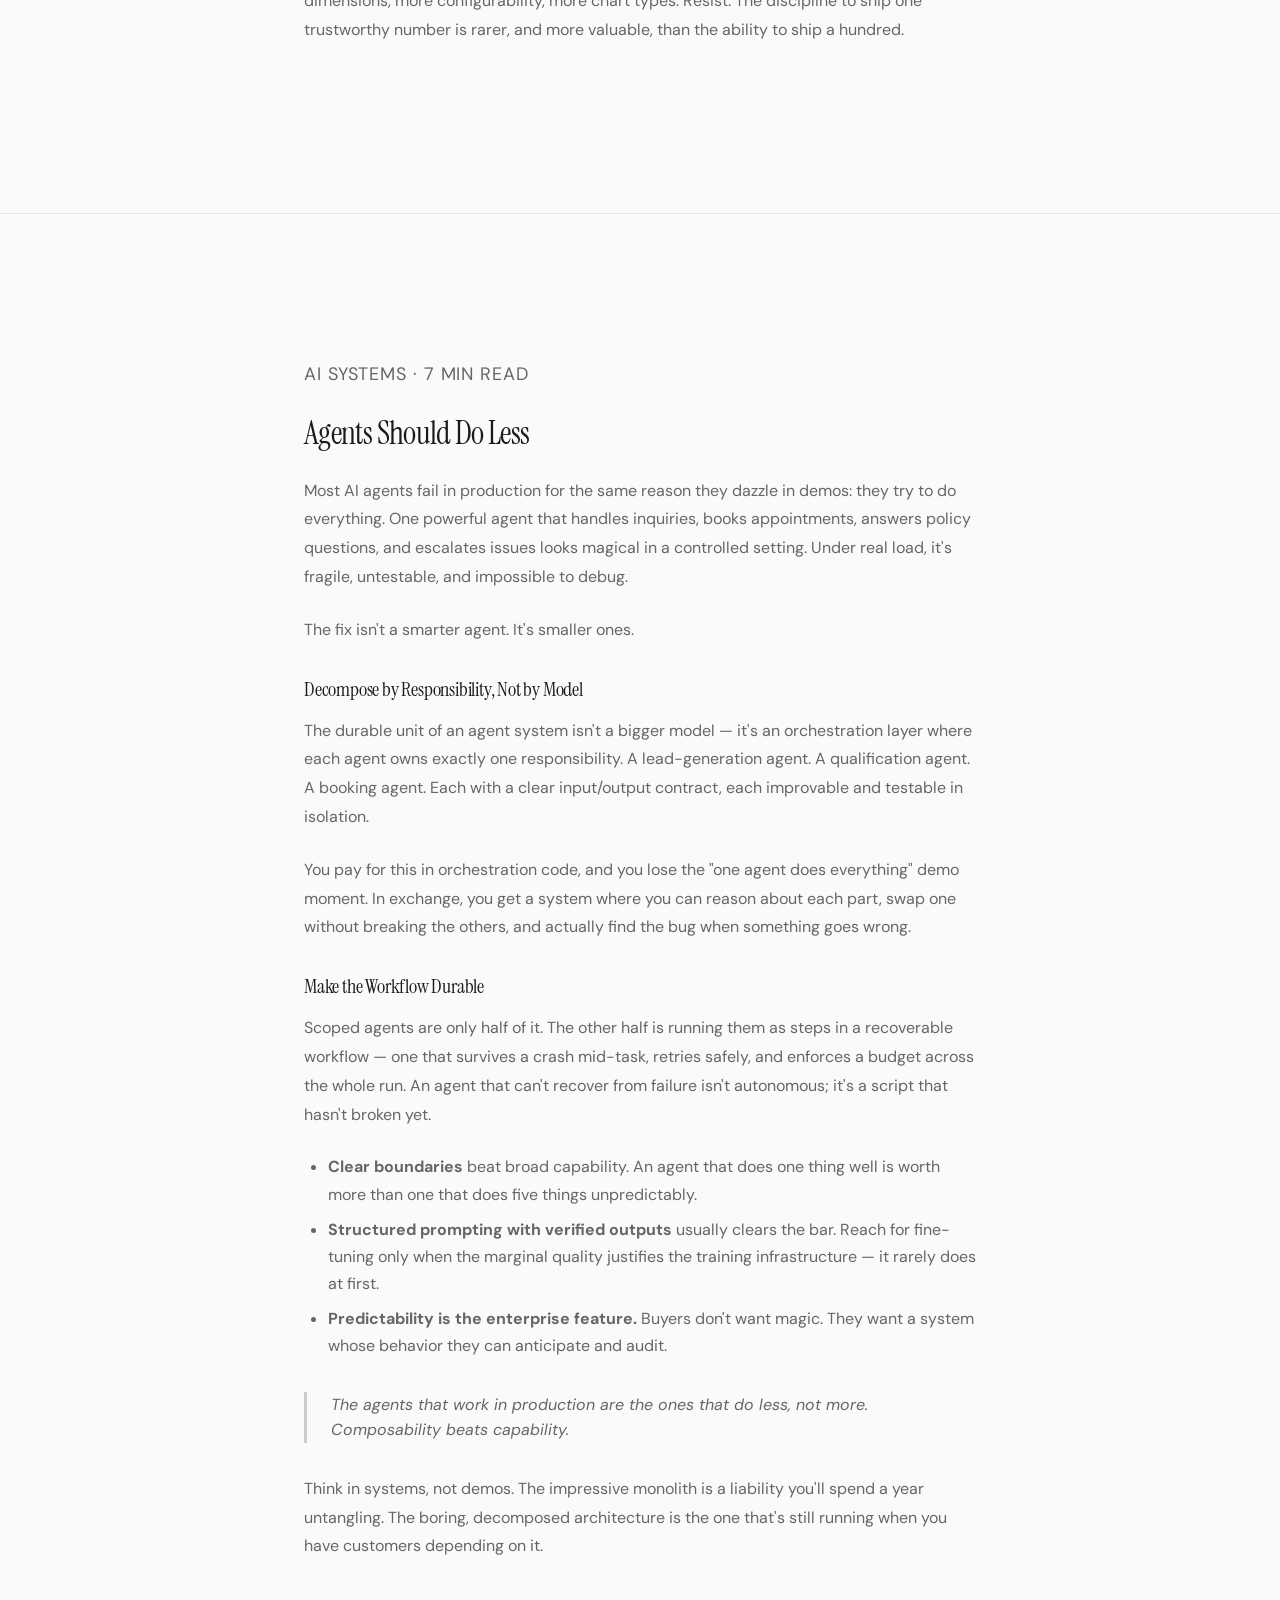
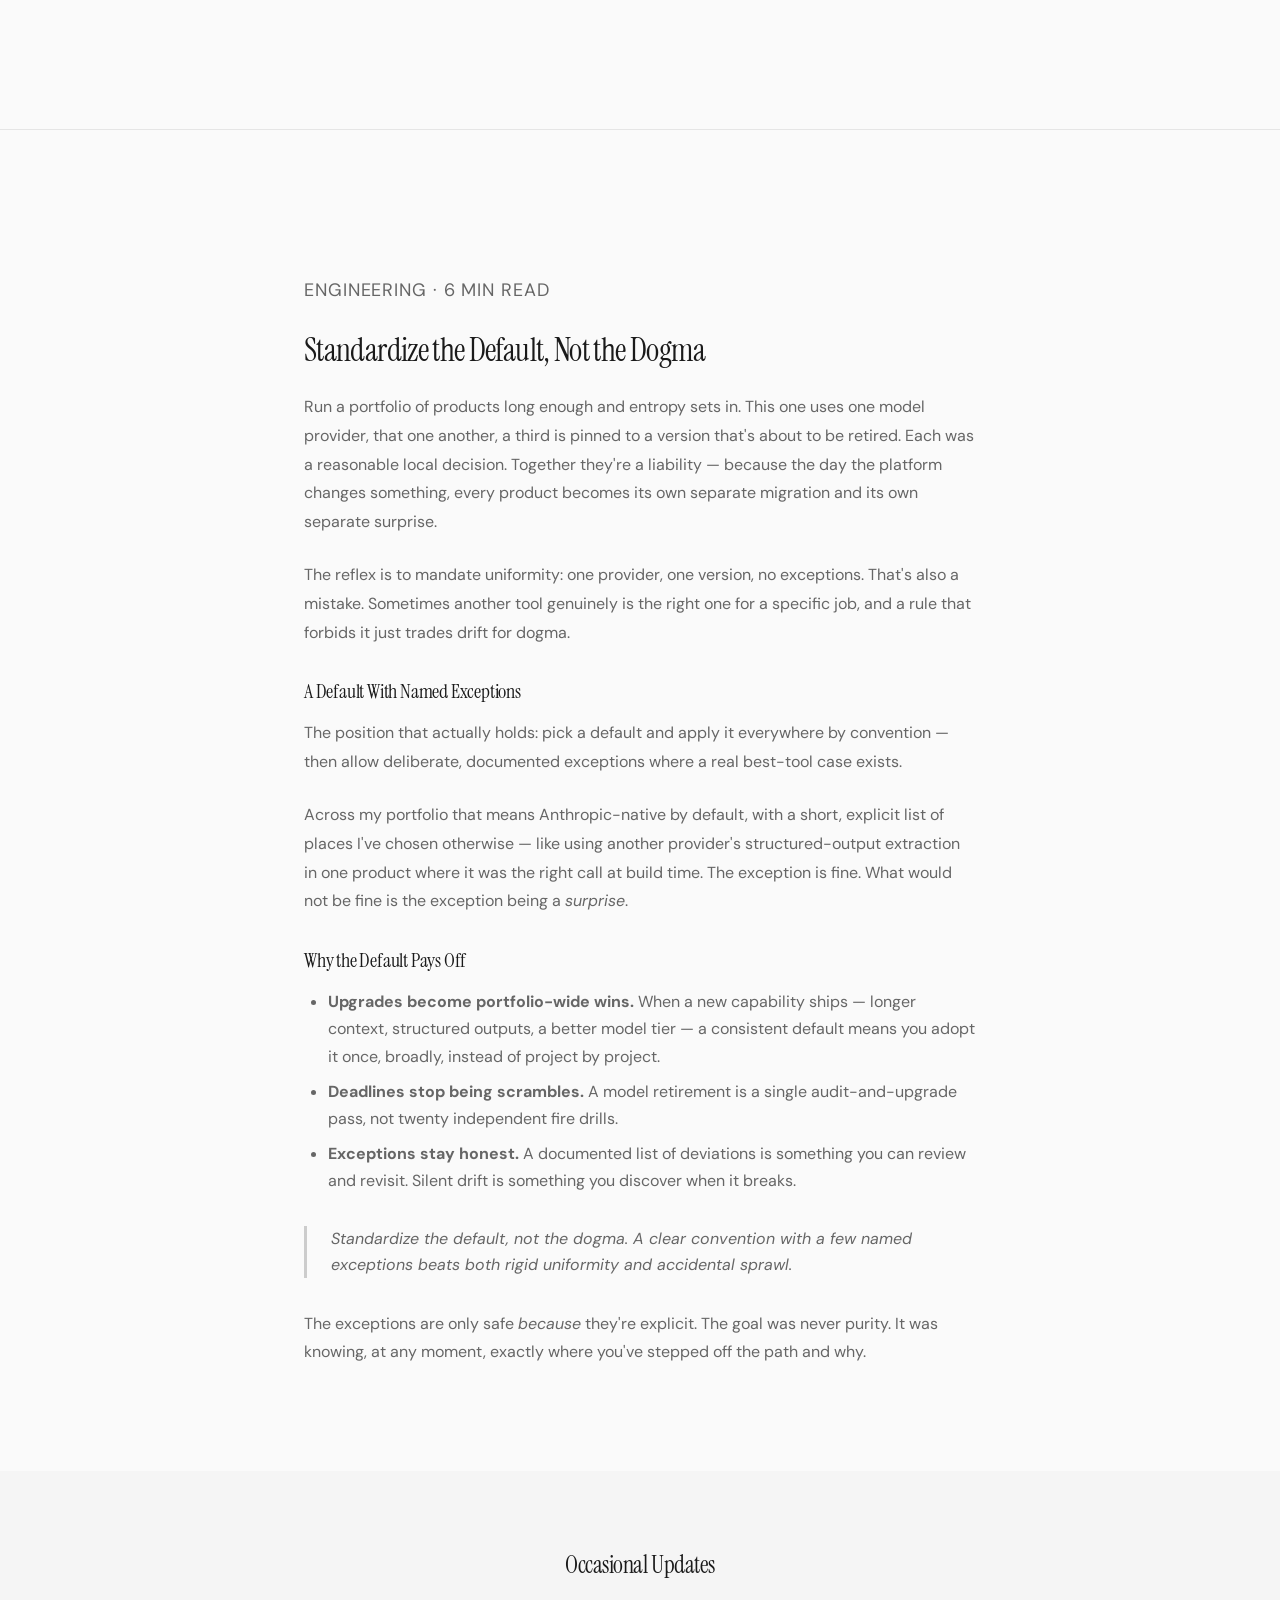
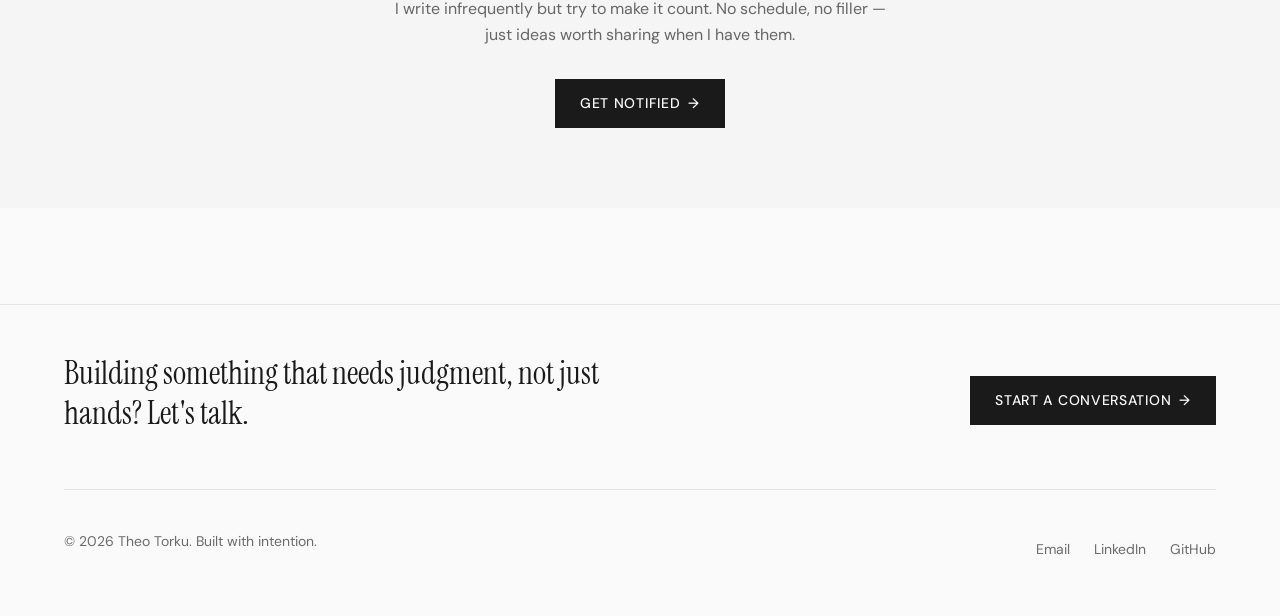
<file: pages/writing.html>
<!DOCTYPE html>
<html lang="en">
<head>
  <meta charset="UTF-8">
  <meta name="viewport" content="width=device-width, initial-scale=1.0">
  <meta name="description" content="Essays on building AI products — multi-agent systems, governance, decision compression, and the gap between built and shipped.">
  <meta property="og:title" content="Writing — Theo Torku">
  <meta property="og:description" content="Essays on AI systems, multi-agent governance, product restraint, and operating a portfolio of products.">
  <meta property="og:type" content="website">
  <meta property="og:image" content="https://theotorku.github.io/og-image.png">
  <meta property="og:image:width" content="1200">
  <meta property="og:image:height" content="630">
  <meta name="twitter:card" content="summary_large_image">
  <meta name="twitter:image" content="https://theotorku.github.io/og-image.png">

  <title>Writing — Theo Torku</title>

  <link rel="icon" type="image/svg+xml" href="../favicon.svg">
  <link rel="stylesheet" href="../css/style.css">
  <style>
    .essay-full { max-width: 720px; margin: 0 auto; }
    .essay-full h2 { font-size: var(--text-3xl); margin-bottom: var(--space-6); }
    .essay-full h3 { font-family: var(--font-display); font-size: var(--text-xl); font-weight: 400; letter-spacing: -0.01em; margin-top: var(--space-8); margin-bottom: var(--space-4); }
    .essay-index { list-style: none; margin-top: var(--space-6); }
    .essay-index li { border-top: 1px solid var(--color-border); }
    .essay-index li:last-child { border-bottom: 1px solid var(--color-border); }
    .essay-index a { display: flex; justify-content: space-between; align-items: baseline; gap: var(--space-6); padding: var(--space-4) 0; color: var(--color-text-primary); transition: color var(--transition-fast); }
    .essay-index a:hover { color: var(--color-text-secondary); }
    .essay-index-title { font-family: var(--font-display); font-size: var(--text-xl); }
    .essay-index-meta { flex: 0 0 auto; font-size: var(--text-xs); text-transform: uppercase; letter-spacing: 0.05em; color: var(--color-text-tertiary); white-space: nowrap; }
    .essay-full p { font-size: var(--text-base); line-height: 1.8; margin-bottom: var(--space-6); color: var(--color-text-secondary); }
    .essay-full p:first-of-type { font-size: var(--text-lg); }
    .essay-full blockquote { border-left: 3px solid var(--color-border-strong); padding-left: var(--space-6); margin: var(--space-8) 0; font-style: italic; color: var(--color-text-secondary); }
    .essay-full code { background: var(--color-bg-subtle); padding: 2px 6px; font-size: 0.9em; border-radius: 3px; }
    .essay-full ul { margin-bottom: var(--space-6); padding-left: var(--space-6); color: var(--color-text-secondary); }
    .essay-full li { margin-bottom: var(--space-2); line-height: 1.7; }
    .essay-meta { font-size: var(--text-sm); color: var(--color-text-tertiary); margin-bottom: var(--space-8); text-transform: uppercase; letter-spacing: 0.05em; }
    .essay-divider { border: none; border-top: 1px solid var(--color-border); margin: var(--space-16) 0; }
  </style>
</head>
<body>
  <a class="skip-link" href="#main">Skip to content</a>

  <!-- Navigation -->
  <nav class="nav" role="navigation" aria-label="Main navigation">
    <div class="container nav-inner">
      <a href="../index.html" class="nav-logo">Theo Torku</a>

      <button class="nav-toggle" aria-label="Toggle navigation" aria-expanded="false">
        <span></span>
        <span></span>
        <span></span>
      </button>

      <ul class="nav-links">
        <li><a href="journey.html" class="nav-link">Journey</a></li>
        <li><a href="work.html" class="nav-link">Work</a></li>
        <li><a href="writing.html" class="nav-link active" aria-current="page">Writing</a></li>
        <li><a href="engage.html" class="nav-link">Engage</a></li>
      </ul>
    </div>
  </nav>

  <main id="main">
    <!-- Page Header -->
    <section class="section page-intro">
      <div class="container">
        <div class="section-header">
          <p class="section-label">Essays & Ideas</p>
          <h1 class="section-title" style="font-size: var(--text-4xl);">Writing</h1>
          <p class="section-description" style="max-width: 700px;">
            Long-form thinking on building AI products — multi-agent systems, governance,
            product restraint, and the unglamorous distance between "built" and "shipped."
            These aren't hot takes. They're lessons I've paid for.
          </p>
        </div>
      </div>
    </section>

    <!-- Essay index -->
    <section class="section-sm" id="all-essays">
      <div class="container essay-full">
        <p class="section-label">5 Essays</p>
        <ol class="essay-index">
          <li><a href="#governance-moat"><span class="essay-index-title">Governance Is the Moat</span><span class="essay-index-meta">AI Systems · 8 min</span></a></li>
          <li><a href="#feature-complete"><span class="essay-index-title">Feature-Complete Is Not Done</span><span class="essay-index-meta">Operating · 6 min</span></a></li>
          <li><a href="#number-not-dashboard"><span class="essay-index-title">Build a Number, Not a Dashboard</span><span class="essay-index-meta">Product · 7 min</span></a></li>
          <li><a href="#agents-do-less"><span class="essay-index-title">Agents Should Do Less</span><span class="essay-index-meta">AI Systems · 7 min</span></a></li>
          <li><a href="#standardize-default"><span class="essay-index-title">Standardize the Default, Not the Dogma</span><span class="essay-index-meta">Engineering · 6 min</span></a></li>
        </ol>
      </div>
    </section>

    <!-- Essay 1: Governance is the Moat -->
    <section class="section" id="governance-moat">
      <div class="container essay-full">
        <p class="essay-meta">AI Systems · 8 min read</p>
        <h2>Governance Is the Moat</h2>

        <p>Anyone can demo an AI agent. You wire a model to a few tools, give it a goal, and watch it do something impressive on stage. The demo is free. What's scarce — and what enterprise buyers actually pay for — is the ability to answer one question afterward: <em>what exactly did it do, and why?</em></p>

        <p>This is the gap between a demo and a product. A demo only has to work once, while you're watching. A production system runs unattended, on a schedule, reacting to events you didn't anticipate — and when it does something wrong, "the AI decided to" is not an acceptable answer to a customer, a regulator, or a board.</p>

        <h3>Separate Reasoning From Execution</h3>

        <p>The single most important architectural decision I make in agent systems is to separate the part that <em>thinks</em> from the part that <em>acts</em>. The model plans. Dedicated, controlled paths execute. The model never touches the database or the network directly.</p>

        <p>This sounds like bureaucracy. It's the opposite — it's what makes autonomy safe enough to ship. When reasoning and execution are fused, every action is an unaudited side effect of a probabilistic system. When they're separated, every action passes through a path you can log, cost-cap, rate-limit, and replay.</p>

        <h3>Auditability Is a Feature You Sell</h3>

        <p>An immutable audit trail — token counts, cost, duration, and the decision behind every action — isn't compliance overhead. It's the product. It's what lets a non-technical operator trust a system acting on their behalf. It's the difference between "our AI handles your intake" and "our AI handles your intake, and here's the record of every call it made."</p>

        <blockquote>
          The agents that win in production aren't the most capable. They're the most accountable.
        </blockquote>

        <p>Competitors will match your model. They'll match your features. What's hard to copy is a system designed from the first commit so that autonomy and accountability are the same thing. Build the audit trail before you need it, because by the time you need it, it's too late to add.</p>
      </div>
    </section>

    <hr class="essay-divider">

    <!-- Essay 2: Feature-Complete is Not Done -->
    <section class="section" id="feature-complete">
      <div class="container essay-full">
        <p class="essay-meta">Operating · 6 min read</p>
        <h2>Feature-Complete Is Not Done</h2>

        <p>There's a particular trap that catches good engineers building their own products. You ship feature after feature. You add tests. You harden the billing. One day the backlog is empty and the product is, by any reasonable definition, <em>complete</em>. And it has zero users.</p>

        <p>I know this trap because I've lived in it. I've had products sit feature-complete for weeks — hardened, tested, billing live — while I found one more thing to polish instead of putting them in front of a single human.</p>

        <h3>Why Building Feels Safer Than Shipping</h3>

        <p>Building is comfortable. It's measurable, it's under your control, and it never rejects you. A commit always succeeds at being a commit. Launching is the opposite: uncomfortable, partly outside your control, and capable of telling you that the thing you spent months on isn't wanted.</p>

        <p>So "polish what I've already built" always feels more responsible than "expose it to a customer." It isn't. Polishing an unlaunched product produces exactly zero learning about whether anyone wants it.</p>

        <h3>Set the Launch Date Before the Feature List</h3>

        <ul>
          <li><strong>Date first.</strong> Decide when it goes in front of users, then decide what's in it. The deadline disciplines scope; an open-ended feature list expands to fill all available avoidance.</li>
          <li><strong>One product at a time.</strong> Advancing five things toward an asymptote is slower than pushing one across the line. Pick one. Ship it. Then the next.</li>
          <li><strong>Name the gap.</strong> "Feature-complete, pre-launch" is an honest status. "Done" is not. The words you use shape what you do next.</li>
        </ul>

        <blockquote>
          Built is not the same as adopted. The distance between them is the actual job — and it's the part that feels least like work.
        </blockquote>

        <p>The customer teaches you things no test can: which feature they ignore, which sentence on the landing page they don't believe, which step in onboarding they abandon. You only get that curriculum by shipping and risking being wrong in public.</p>
      </div>
    </section>

    <hr class="essay-divider">

    <!-- Essay 3: Build a Number, Not a Dashboard -->
    <section class="section" id="number-not-dashboard">
      <div class="container essay-full">
        <p class="essay-meta">Product · 7 min read</p>
        <h2>Build a Number, Not a Dashboard</h2>

        <p>When you have data and an audience that's drowning in it, the instinct is to build a dashboard: expose the metrics, add some charts, let users explore. This is almost always the wrong move for the person you're actually serving.</p>

        <p>The SMB operator, the busy professional, the non-analyst buyer — they don't want more data. They have plenty. What they lack is a <em>decision</em>. Your job isn't to give them better visibility into the problem. It's to compress the problem into something they can act on.</p>

        <h3>Decision Compression</h3>

        <p>One input, one output. A store address in, the best staffing window out. A website in, a single 0–100 score out — with a clear path to improve it. The work is in the compression: doing the analysis so thoroughly that what's left is a number a human can trust and act on without interpreting.</p>

        <p>A dashboard pushes the analytical labor back onto the user. A score absorbs it. That's the value you're actually selling — not the data, the conclusion.</p>

        <h3>Which Means the Number Has to Be Trustworthy</h3>

        <p>The moment you sell a single score, it has to mean the same thing every time. This is where AI products get dangerous: a metric that drifts because the model behind it drifted is worse than no metric. People build decisions on it, and the ground moves under them.</p>

        <p>So even when an LLM does the messy extraction, the <em>scoring</em> should be deterministic and version-frozen. Same input, same number, today and next month. Pin the version, benchmark it, and don't change it without a formal review.</p>

        <blockquote>
          The product is the decision, not the data. A frozen, explainable number people can act on beats a richer view they have to decode.
        </blockquote>

        <p>Restraint is the hard part. Every instinct — and every stakeholder — will push for more dimensions, more configurability, more chart types. Resist. The discipline to ship one trustworthy number is rarer, and more valuable, than the ability to ship a hundred.</p>
      </div>
    </section>

    <hr class="essay-divider">

    <!-- Essay 4: Agents Should Do Less -->
    <section class="section" id="agents-do-less">
      <div class="container essay-full">
        <p class="essay-meta">AI Systems · 7 min read</p>
        <h2>Agents Should Do Less</h2>

        <p>Most AI agents fail in production for the same reason they dazzle in demos: they try to do everything. One powerful agent that handles inquiries, books appointments, answers policy questions, and escalates issues looks magical in a controlled setting. Under real load, it's fragile, untestable, and impossible to debug.</p>

        <p>The fix isn't a smarter agent. It's smaller ones.</p>

        <h3>Decompose by Responsibility, Not by Model</h3>

        <p>The durable unit of an agent system isn't a bigger model — it's an orchestration layer where each agent owns exactly one responsibility. A lead-generation agent. A qualification agent. A booking agent. Each with a clear input/output contract, each improvable and testable in isolation.</p>

        <p>You pay for this in orchestration code, and you lose the "one agent does everything" demo moment. In exchange, you get a system where you can reason about each part, swap one without breaking the others, and actually find the bug when something goes wrong.</p>

        <h3>Make the Workflow Durable</h3>

        <p>Scoped agents are only half of it. The other half is running them as steps in a recoverable workflow — one that survives a crash mid-task, retries safely, and enforces a budget across the whole run. An agent that can't recover from failure isn't autonomous; it's a script that hasn't broken yet.</p>

        <ul>
          <li><strong>Clear boundaries</strong> beat broad capability. An agent that does one thing well is worth more than one that does five things unpredictably.</li>
          <li><strong>Structured prompting with verified outputs</strong> usually clears the bar. Reach for fine-tuning only when the marginal quality justifies the training infrastructure — it rarely does at first.</li>
          <li><strong>Predictability is the enterprise feature.</strong> Buyers don't want magic. They want a system whose behavior they can anticipate and audit.</li>
        </ul>

        <blockquote>
          The agents that work in production are the ones that do less, not more. Composability beats capability.
        </blockquote>

        <p>Think in systems, not demos. The impressive monolith is a liability you'll spend a year untangling. The boring, decomposed architecture is the one that's still running when you have customers depending on it.</p>
      </div>
    </section>

    <hr class="essay-divider">

    <!-- Essay 5: Standardize the Default, Not the Dogma -->
    <section class="section" id="standardize-default">
      <div class="container essay-full">
        <p class="essay-meta">Engineering · 6 min read</p>
        <h2>Standardize the Default, Not the Dogma</h2>

        <p>Run a portfolio of products long enough and entropy sets in. This one uses one model provider, that one another, a third is pinned to a version that's about to be retired. Each was a reasonable local decision. Together they're a liability — because the day the platform changes something, every product becomes its own separate migration and its own separate surprise.</p>

        <p>The reflex is to mandate uniformity: one provider, one version, no exceptions. That's also a mistake. Sometimes another tool genuinely is the right one for a specific job, and a rule that forbids it just trades drift for dogma.</p>

        <h3>A Default With Named Exceptions</h3>

        <p>The position that actually holds: pick a default and apply it everywhere by convention — then allow deliberate, documented exceptions where a real best-tool case exists.</p>

        <p>Across my portfolio that means Anthropic-native by default, with a short, explicit list of places I've chosen otherwise — like using another provider's structured-output extraction in one product where it was the right call at build time. The exception is fine. What would not be fine is the exception being a <em>surprise</em>.</p>

        <h3>Why the Default Pays Off</h3>

        <ul>
          <li><strong>Upgrades become portfolio-wide wins.</strong> When a new capability ships — longer context, structured outputs, a better model tier — a consistent default means you adopt it once, broadly, instead of project by project.</li>
          <li><strong>Deadlines stop being scrambles.</strong> A model retirement is a single audit-and-upgrade pass, not twenty independent fire drills.</li>
          <li><strong>Exceptions stay honest.</strong> A documented list of deviations is something you can review and revisit. Silent drift is something you discover when it breaks.</li>
        </ul>

        <blockquote>
          Standardize the default, not the dogma. A clear convention with a few named exceptions beats both rigid uniformity and accidental sprawl.
        </blockquote>

        <p>The exceptions are only safe <em>because</em> they're explicit. The goal was never purity. It was knowing, at any moment, exactly where you've stepped off the path and why.</p>
      </div>
    </section>

    <!-- Newsletter CTA -->
    <section class="section" style="background-color: var(--color-bg-subtle);">
      <div class="container text-center">
        <h2 style="font-size: var(--text-2xl); margin-bottom: var(--space-4);">
          Occasional Updates
        </h2>
        <p style="color: var(--color-text-secondary); margin-bottom: var(--space-8); max-width: 500px; margin-left: auto; margin-right: auto;">
          I write infrequently but try to make it count. No schedule, no filler — just
          ideas worth sharing when I have them.
        </p>
        <a href="mailto:theo@proplansolutions.io?subject=Subscribe" class="btn btn-primary btn-arrow">
          Get Notified
        </a>
      </div>
    </section>
  </main>

  <!-- Footer -->
  <footer class="footer">
    <div class="container">
      <div class="footer-cta">
        <p class="footer-cta-text">Building something that needs judgment, not just hands? Let's talk.</p>
        <a href="engage.html" class="btn btn-primary btn-arrow">Start a Conversation</a>
      </div>
      <div class="footer-inner">
        <p class="footer-text">© 2026 Theo Torku. Built with intention.</p>
        <ul class="footer-links">
          <li><a href="mailto:theo@proplansolutions.io" class="footer-link">Email</a></li>
          <li><a href="https://linkedin.com/company/proplansolutions" class="footer-link">LinkedIn</a></li>
          <li><a href="https://github.com/theotorku" class="footer-link">GitHub</a></li>
        </ul>
      </div>
    </div>
  </footer>

  <script src="../js/main.js"></script>
</body>
</html>
</file>
<file: css/style.css>
/* ==========================================================================
   Personal Positioning & Discovery Website
   Design Direction: Refined Editorial / Authoritative Minimalism
   ========================================================================== */

@import url('https://fonts.googleapis.com/css2?family=Instrument+Serif:ital@0;1&family=DM+Sans:ital,wght@0,300;0,400;0,500;1,400&display=swap');

/* ==========================================================================
   CSS Custom Properties
   ========================================================================== */

:root {
  /* Color System - Neutral, High-Contrast */
  --color-bg: #FAFAFA;
  --color-bg-elevated: #FFFFFF;
  --color-bg-subtle: #F5F5F5;
  --color-text-primary: #1A1A1A;
  --color-text-secondary: #666666;
  --color-text-tertiary: #6B6B6B;
  --color-accent: #0A0A0A;
  --color-accent-hover: #333333;
  --color-border: #E5E5E5;
  --color-border-strong: #CCCCCC;
  
  /* Typography Scale */
  --font-display: 'Instrument Serif', Georgia, 'Times New Roman', serif;
  --font-body: 'DM Sans', -apple-system, BlinkMacSystemFont, 'Segoe UI', sans-serif;
  
  --text-xs: 0.75rem;
  --text-sm: 0.875rem;
  --text-base: 1rem;
  --text-lg: 1.125rem;
  --text-xl: 1.25rem;
  --text-2xl: 1.5rem;
  --text-3xl: 2rem;
  --text-4xl: 2.5rem;
  --text-5xl: 3.5rem;
  --text-6xl: 4.5rem;
  
  /* Spacing */
  --space-1: 0.25rem;
  --space-2: 0.5rem;
  --space-3: 0.75rem;
  --space-4: 1rem;
  --space-5: 1.25rem;
  --space-6: 1.5rem;
  --space-8: 2rem;
  --space-10: 2.5rem;
  --space-12: 3rem;
  --space-16: 4rem;
  --space-20: 5rem;
  --space-24: 6rem;
  --space-32: 8rem;
  
  /* Layout */
  --max-width: 1200px;
  --content-width: 720px;
  --nav-height: 72px;
  
  /* Transitions */
  --transition-fast: 150ms ease;
  --transition-base: 250ms ease;
  --transition-slow: 400ms ease;
}

/* Dark mode support */
@media (prefers-color-scheme: dark) {
  :root {
    --color-bg: #0A0A0A;
    --color-bg-elevated: #141414;
    --color-bg-subtle: #1A1A1A;
    --color-text-primary: #FAFAFA;
    --color-text-secondary: #A8A8A8;
    --color-text-tertiary: #8A8A8A;
    --color-accent: #FFFFFF;
    --color-accent-hover: #E0E0E0;
    --color-border: #2A2A2A;
    --color-border-strong: #404040;
  }
}

/* ==========================================================================
   Base Styles
   ========================================================================== */

*, *::before, *::after {
  box-sizing: border-box;
  margin: 0;
  padding: 0;
}

html {
  font-size: 16px;
  scroll-behavior: smooth;
  -webkit-font-smoothing: antialiased;
  -moz-osx-font-smoothing: grayscale;
}

body {
  font-family: var(--font-body);
  font-size: var(--text-base);
  font-weight: 400;
  line-height: 1.6;
  color: var(--color-text-primary);
  background-color: var(--color-bg);
  min-height: 100vh;
}

/* Selection */
::selection {
  background-color: var(--color-text-primary);
  color: var(--color-bg);
}

/* ==========================================================================
   Typography
   ========================================================================== */

h1, h2, h3, h4, h5, h6 {
  font-family: var(--font-display);
  font-weight: 400;
  line-height: 1.2;
  letter-spacing: -0.02em;
}

h1 { font-size: var(--text-5xl); }
h2 { font-size: var(--text-3xl); }
h3 { font-size: var(--text-2xl); }
h4 { font-size: var(--text-xl); }

p {
  margin-bottom: var(--space-4);
  color: var(--color-text-secondary);
}

p:last-child {
  margin-bottom: 0;
}

a {
  color: var(--color-text-primary);
  text-decoration: none;
  transition: color var(--transition-fast);
}

a:hover {
  color: var(--color-text-secondary);
}

.link-underline {
  position: relative;
  display: inline-block;
}

.link-underline::after {
  content: '';
  position: absolute;
  bottom: -2px;
  left: 0;
  width: 100%;
  height: 1px;
  background-color: currentColor;
  transform: scaleX(0);
  transform-origin: right;
  transition: transform var(--transition-base);
}

.link-underline:hover::after {
  transform: scaleX(1);
  transform-origin: left;
}

/* ==========================================================================
   Layout
   ========================================================================== */

.container {
  width: 100%;
  max-width: var(--max-width);
  margin: 0 auto;
  padding: 0 var(--space-6);
}

.content-narrow {
  max-width: var(--content-width);
}

.section {
  padding: var(--space-24) 0;
}

.section-sm {
  padding: var(--space-16) 0;
}

/* ==========================================================================
   Navigation
   ========================================================================== */

.nav {
  position: fixed;
  top: 0;
  left: 0;
  right: 0;
  height: var(--nav-height);
  background-color: var(--color-bg);
  border-bottom: 1px solid var(--color-border);
  z-index: 1000;
  backdrop-filter: blur(8px);
  background-color: rgba(250, 250, 250, 0.9);
}

@media (prefers-color-scheme: dark) {
  .nav {
    background-color: rgba(10, 10, 10, 0.9);
  }
}

.nav-inner {
  display: flex;
  align-items: center;
  justify-content: space-between;
  height: 100%;
}

.nav-logo {
  font-family: var(--font-display);
  font-size: var(--text-xl);
  font-weight: 400;
  letter-spacing: -0.02em;
}

.nav-links {
  display: flex;
  gap: var(--space-8);
  list-style: none;
}

.nav-link {
  font-size: var(--text-sm);
  font-weight: 500;
  text-transform: uppercase;
  letter-spacing: 0.05em;
  color: var(--color-text-secondary);
  transition: color var(--transition-fast);
}

.nav-link:hover,
.nav-link.active {
  color: var(--color-text-primary);
}

/* Mobile Navigation */
.nav-toggle {
  display: none;
  background: none;
  border: none;
  cursor: pointer;
  padding: var(--space-2);
}

.nav-toggle span {
  display: block;
  width: 24px;
  height: 2px;
  background-color: var(--color-text-primary);
  margin: 5px 0;
  transition: var(--transition-fast);
}

@media (max-width: 768px) {
  .nav-toggle {
    display: block;
  }
  
  .nav-links {
    position: absolute;
    top: var(--nav-height);
    left: 0;
    right: 0;
    flex-direction: column;
    background-color: var(--color-bg);
    border-bottom: 1px solid var(--color-border);
    padding: var(--space-6);
    gap: var(--space-4);
    display: none;
  }
  
  .nav-links.active {
    display: flex;
  }
}

/* ==========================================================================
   Main Content Area
   ========================================================================== */

main {
  margin-top: var(--nav-height);
}

/* ==========================================================================
   Homepage Hero
   ========================================================================== */

.hero {
  min-height: calc(100vh - var(--nav-height));
  display: flex;
  flex-direction: column;
  justify-content: center;
  padding: var(--space-16) 0;
}

.hero-content {
  max-width: 900px;
}

.hero-label {
  font-size: var(--text-xs);
  font-weight: 500;
  text-transform: uppercase;
  letter-spacing: 0.1em;
  color: var(--color-text-tertiary);
  margin-bottom: var(--space-6);
}

.hero-title {
  font-size: clamp(2.5rem, 6vw, var(--text-6xl));
  line-height: 1.1;
  margin-bottom: var(--space-8);
}

.hero-title em {
  font-style: italic;
}

.hero-subtitle {
  font-size: var(--text-lg);
  color: var(--color-text-secondary);
  max-width: 600px;
  line-height: 1.7;
}

/* ==========================================================================
   Section Headers
   ========================================================================== */

.section-header {
  margin-bottom: var(--space-12);
}

.section-label {
  font-size: var(--text-xs);
  font-weight: 500;
  text-transform: uppercase;
  letter-spacing: 0.1em;
  color: var(--color-text-tertiary);
  margin-bottom: var(--space-3);
}

.section-title {
  font-size: var(--text-3xl);
}

.section-description {
  margin-top: var(--space-4);
  max-width: 600px;
}

/* ==========================================================================
   Principles Grid
   ========================================================================== */

.principles-grid {
  display: grid;
  grid-template-columns: repeat(auto-fit, minmax(280px, 1fr));
  gap: var(--space-6);
  margin-top: var(--space-10);
}

.principle-card {
  padding: var(--space-6);
  border: 1px solid var(--color-border);
  transition: border-color var(--transition-base);
}

.principle-card:hover {
  border-color: var(--color-border-strong);
}

.principle-number {
  font-family: var(--font-display);
  font-size: var(--text-sm);
  color: var(--color-text-tertiary);
  margin-bottom: var(--space-4);
}

.principle-title {
  font-family: var(--font-body);
  font-size: var(--text-base);
  font-weight: 500;
  margin-bottom: var(--space-2);
}

.principle-description {
  font-size: var(--text-sm);
  color: var(--color-text-secondary);
  margin-bottom: 0;
}

/* ==========================================================================
   Work Items / Case Studies
   ========================================================================== */

.work-list {
  display: flex;
  flex-direction: column;
  gap: var(--space-1);
}

.work-item {
  display: grid;
  grid-template-columns: 1fr auto;
  align-items: baseline;
  gap: var(--space-4);
  padding: var(--space-6) 0;
  border-bottom: 1px solid var(--color-border);
  transition: background-color var(--transition-fast);
}

.work-item:first-child {
  border-top: 1px solid var(--color-border);
}

.work-item:hover {
  background-color: var(--color-bg-subtle);
  margin: 0 calc(var(--space-4) * -1);
  padding-left: var(--space-4);
  padding-right: var(--space-4);
}

.work-item-content {
  display: flex;
  flex-direction: column;
  gap: var(--space-2);
}

.work-item-title {
  font-family: var(--font-display);
  font-size: var(--text-xl);
}

.work-item-description {
  font-size: var(--text-sm);
  color: var(--color-text-secondary);
  margin-bottom: 0;
}

.work-item-meta {
  display: flex;
  align-items: center;
  gap: var(--space-4);
  font-size: var(--text-xs);
  color: var(--color-text-tertiary);
  text-transform: uppercase;
  letter-spacing: 0.05em;
}

.work-item-status {
  display: flex;
  align-items: center;
  gap: var(--space-2);
}

.status-dot {
  width: 6px;
  height: 6px;
  border-radius: 50%;
  background-color: var(--color-text-tertiary);
}

.status-dot.live { background-color: #22C55E; }
.status-dot.evolving { background-color: #3B82F6; }
.status-dot.paused { background-color: #F59E0B; }
.status-dot.killed { background-color: #EF4444; }

/* ==========================================================================
   Journey / Decision Log
   ========================================================================== */

.journey-list {
  display: flex;
  flex-direction: column;
  gap: var(--space-12);
}

.journey-entry {
  display: grid;
  grid-template-columns: 120px 1fr;
  gap: var(--space-8);
  padding-bottom: var(--space-12);
  border-bottom: 1px solid var(--color-border);
}

.journey-entry:last-child {
  border-bottom: none;
  padding-bottom: 0;
}

.journey-date {
  font-size: var(--text-sm);
  color: var(--color-text-tertiary);
  font-weight: 500;
}

.journey-content h3 {
  font-size: var(--text-xl);
  margin-bottom: var(--space-4);
}

.journey-section {
  margin-top: var(--space-6);
}

.journey-section-label {
  font-size: var(--text-xs);
  font-weight: 500;
  text-transform: uppercase;
  letter-spacing: 0.05em;
  color: var(--color-text-tertiary);
  margin-bottom: var(--space-2);
}

.journey-section p {
  font-size: var(--text-sm);
}

@media (max-width: 768px) {
  .journey-entry {
    grid-template-columns: 1fr;
    gap: var(--space-4);
  }
}

/* ==========================================================================
   Writing / Essays
   ========================================================================== */

.writing-list {
  display: flex;
  flex-direction: column;
  gap: var(--space-8);
}

.writing-item {
  padding-bottom: var(--space-8);
  border-bottom: 1px solid var(--color-border);
}

.writing-item:last-child {
  border-bottom: none;
  padding-bottom: 0;
}

.writing-item-title {
  font-family: var(--font-display);
  font-size: var(--text-2xl);
  margin-bottom: var(--space-3);
  transition: color var(--transition-fast);
}

.writing-item:hover .writing-item-title {
  color: var(--color-text-secondary);
}

.writing-item-excerpt {
  font-size: var(--text-base);
  color: var(--color-text-secondary);
  margin-bottom: var(--space-4);
}

.writing-item-meta {
  font-size: var(--text-xs);
  color: var(--color-text-tertiary);
  text-transform: uppercase;
  letter-spacing: 0.05em;
}

/* ==========================================================================
   Engage / Contact Sections
   ========================================================================== */

.engage-grid {
  display: grid;
  grid-template-columns: repeat(auto-fit, minmax(300px, 1fr));
  gap: var(--space-8);
}

.engage-card {
  padding: var(--space-8);
  border: 1px solid var(--color-border);
  transition: all var(--transition-base);
}

.engage-card:hover {
  border-color: var(--color-text-primary);
}

.engage-card-label {
  font-size: var(--text-xs);
  font-weight: 500;
  text-transform: uppercase;
  letter-spacing: 0.1em;
  color: var(--color-text-tertiary);
  margin-bottom: var(--space-4);
}

.engage-card-title {
  font-family: var(--font-display);
  font-size: var(--text-2xl);
  margin-bottom: var(--space-4);
}

.engage-card-description {
  font-size: var(--text-sm);
  margin-bottom: var(--space-6);
}

.engage-card-expectations {
  margin-bottom: var(--space-6);
}

.engage-card-expectations h4 {
  font-family: var(--font-body);
  font-size: var(--text-sm);
  font-weight: 500;
  margin-bottom: var(--space-3);
}

.engage-card-expectations ul {
  list-style: none;
  font-size: var(--text-sm);
  color: var(--color-text-secondary);
}

.engage-card-expectations li {
  position: relative;
  padding-left: var(--space-4);
  margin-bottom: var(--space-2);
}

.engage-card-expectations li::before {
  content: '—';
  position: absolute;
  left: 0;
  color: var(--color-text-tertiary);
}

/* ==========================================================================
   Buttons & CTAs
   ========================================================================== */

.btn {
  display: inline-flex;
  align-items: center;
  gap: var(--space-2);
  padding: var(--space-3) var(--space-6);
  font-family: var(--font-body);
  font-size: var(--text-sm);
  font-weight: 500;
  text-transform: uppercase;
  letter-spacing: 0.05em;
  border: 1px solid var(--color-text-primary);
  background-color: transparent;
  color: var(--color-text-primary);
  cursor: pointer;
  transition: all var(--transition-fast);
}

.btn:hover {
  background-color: var(--color-text-primary);
  color: var(--color-bg);
}

.btn-primary {
  background-color: var(--color-text-primary);
  color: var(--color-bg);
}

.btn:disabled {
  opacity: 0.4;
  cursor: not-allowed;
}
.btn:disabled:hover {
  background-color: var(--color-text-primary);
  color: var(--color-bg);
}

.btn-primary:hover {
  background-color: transparent;
  color: var(--color-text-primary);
}

.btn-arrow::after {
  content: '→';
  transition: transform var(--transition-fast);
}

.btn-arrow:hover::after {
  transform: translateX(4px);
}

/* ==========================================================================
   Footer
   ========================================================================== */

.footer {
  padding: var(--space-12) 0;
  border-top: 1px solid var(--color-border);
  margin-top: var(--space-24);
}

.footer-inner {
  display: flex;
  justify-content: space-between;
  align-items: center;
  flex-wrap: wrap;
  gap: var(--space-4);
}

.footer-text {
  font-size: var(--text-sm);
  color: var(--color-text-tertiary);
}

.footer-links {
  display: flex;
  gap: var(--space-6);
  list-style: none;
}

.footer-link {
  font-size: var(--text-sm);
  color: var(--color-text-tertiary);
}

.footer-link:hover {
  color: var(--color-text-primary);
}

/* ==========================================================================
   Case Study Detail Page
   ========================================================================== */

.case-study-header {
  padding: var(--space-16) 0;
  border-bottom: 1px solid var(--color-border);
}

.case-study-meta {
  display: flex;
  gap: var(--space-6);
  margin-bottom: var(--space-6);
  font-size: var(--text-xs);
  text-transform: uppercase;
  letter-spacing: 0.05em;
  color: var(--color-text-tertiary);
}

.case-study-title {
  font-size: clamp(2rem, 5vw, var(--text-5xl));
  margin-bottom: var(--space-6);
}

.case-study-summary {
  font-size: var(--text-lg);
  color: var(--color-text-secondary);
  max-width: 700px;
}

.case-study-content {
  padding: var(--space-16) 0;
}

.case-study-section {
  margin-bottom: var(--space-12);
}

.case-study-section:last-child {
  margin-bottom: 0;
}

.case-study-section h2 {
  font-size: var(--text-2xl);
  margin-bottom: var(--space-6);
}

.case-study-section h3 {
  font-family: var(--font-body);
  font-size: var(--text-base);
  font-weight: 500;
  margin-bottom: var(--space-3);
  margin-top: var(--space-6);
}

/* ==========================================================================
   Utility Classes
   ========================================================================== */

.text-center { text-align: center; }
.text-right { text-align: right; }

.mt-4 { margin-top: var(--space-4); }
.mt-6 { margin-top: var(--space-6); }
.mt-8 { margin-top: var(--space-8); }
.mt-12 { margin-top: var(--space-12); }

.mb-4 { margin-bottom: var(--space-4); }
.mb-6 { margin-bottom: var(--space-6); }
.mb-8 { margin-bottom: var(--space-8); }

.visually-hidden {
  position: absolute;
  width: 1px;
  height: 1px;
  padding: 0;
  margin: -1px;
  overflow: hidden;
  clip: rect(0, 0, 0, 0);
  white-space: nowrap;
  border: 0;
}

/* ==========================================================================
   Page Transitions & Animations
   ========================================================================== */

@keyframes fadeIn {
  from {
    opacity: 0;
    transform: translateY(20px);
  }
  to {
    opacity: 1;
    transform: translateY(0);
  }
}

.animate-in {
  animation: fadeIn 0.6s ease forwards;
}

.delay-1 { animation-delay: 0.1s; }
.delay-2 { animation-delay: 0.2s; }
.delay-3 { animation-delay: 0.3s; }
.delay-4 { animation-delay: 0.4s; }

/* Initially hide animated elements */
.animate-in {
  opacity: 0;
}

/* ==========================================================================
   UX Enhancements — hierarchy, card system, interactions
   ========================================================================== */

/* --- Tighter vertical rhythm between sections --- */
.section { padding: var(--space-20) 0; }

/* --- Clearer type tiers (medium step between hero and section) --- */
.hero-title { font-size: clamp(2.5rem, 5.5vw, 4rem); }
.section-title { font-size: clamp(1.75rem, 3vw, 2.5rem); }
.section-label { margin-bottom: var(--space-4); }
.principle-title { font-size: var(--text-lg); }

/* --- Snappier entrances (was 0.6s, felt like loading) --- */
.animate-in { animation-duration: 0.35s; }

/* Scroll-reveal: use the `translate` property so it never fights `transform` hovers */
.observe-animation {
  opacity: 0;
  translate: 0 16px;
  transition: opacity 0.45s ease, translate 0.45s ease;
}
.observe-animation.visible {
  opacity: 1;
  translate: 0 0;
}
@media (prefers-reduced-motion: reduce) {
  .observe-animation { opacity: 1; translate: 0 0; transition: none; }
}

/* --- Hero: visual balance + a clear "there's more below" cue --- */
.hero { position: relative; overflow: hidden; }
.hero .container { position: relative; z-index: 1; }
.hero-accent {
  position: absolute;
  top: 50%;
  right: -32px;
  transform: translateY(-50%);
  width: 380px;
  height: 380px;
  background-image: radial-gradient(currentColor 1.5px, transparent 1.6px);
  background-size: 26px 26px;
  color: var(--color-text-tertiary);
  opacity: 0.16;
  -webkit-mask-image: radial-gradient(circle at center, #000 30%, transparent 70%);
          mask-image: radial-gradient(circle at center, #000 30%, transparent 70%);
  pointer-events: none;
}
@media (max-width: 1024px) { .hero-accent { display: none; } }

.scroll-indicator {
  position: absolute;
  left: 50%;
  bottom: var(--space-8);
  transform: translateX(-50%);
  display: flex;
  flex-direction: column;
  align-items: center;
  gap: var(--space-3);
  font-size: var(--text-xs);
  text-transform: uppercase;
  letter-spacing: 0.18em;
  color: var(--color-text-tertiary);
  z-index: 1;
}
.scroll-indicator__arrow {
  width: 16px;
  height: 16px;
  border-right: 1.5px solid currentColor;
  border-bottom: 1.5px solid currentColor;
  transform: rotate(45deg);
  animation: scrollBounce 1.8s ease-in-out infinite;
}
@keyframes scrollBounce {
  0%, 100% { transform: rotate(45deg) translate(0, 0); opacity: 0.4; }
  50%      { transform: rotate(45deg) translate(3px, 3px); opacity: 1; }
}
@media (max-width: 640px) { .scroll-indicator { display: none; } }
@media (prefers-reduced-motion: reduce) { .scroll-indicator__arrow { animation: none; } }

/* --- One consistent card grid; incomplete rows center (no orphans) --- */
.card-grid {
  display: flex;
  flex-wrap: wrap;
  justify-content: center;
  gap: var(--space-6);
  margin-top: var(--space-10);
}
.card-grid > * { flex: 1 1 280px; margin: 0; }
.card-grid.cols-2 > * {
  flex: 1 1 calc(50% - var(--space-6) / 2);
  max-width: calc(50% - var(--space-6) / 2);
}
.card-grid.cols-3 > * {
  flex: 1 1 calc(33.333% - var(--space-6) * 2 / 3);
  max-width: calc(33.333% - var(--space-6) * 2 / 3);
}
@media (max-width: 1024px) {
  .card-grid.cols-3 > * {
    flex-basis: calc(50% - var(--space-6) / 2);
    max-width: calc(50% - var(--space-6) / 2);
  }
}
@media (max-width: 640px) {
  .card-grid.cols-2 > *,
  .card-grid.cols-3 > * { flex-basis: 100%; max-width: 100%; }
}

/* --- Clickable cards read as interactive (vs. static info cards) --- */
.card-link {
  display: flex;
  flex-direction: column;
  text-decoration: none;
  cursor: pointer;
  transition: transform var(--transition-base),
              box-shadow var(--transition-base),
              border-color var(--transition-base),
              background-color var(--transition-base);
}
.card-link:hover {
  border-color: var(--color-text-primary);
  background-color: var(--color-bg-subtle);
  transform: translateY(-3px);
  box-shadow: 0 10px 30px rgba(0, 0, 0, 0.06);
}
@media (prefers-color-scheme: dark) {
  .card-link:hover { box-shadow: 0 10px 30px rgba(0, 0, 0, 0.45); }
}
.card-link .principle-description { flex: 1; }
.card-cta {
  margin-top: var(--space-5);
  font-size: var(--text-sm);
  font-weight: 500;
  color: var(--color-text-primary);
  display: inline-flex;
  align-items: center;
  gap: var(--space-2);
}
.card-cta::after {
  content: '→';
  transition: transform var(--transition-fast);
}
.card-link:hover .card-cta::after { transform: translateX(4px); }

/* Larger icon for interactive feature cards */
.feature-icon {
  font-size: 2.25rem;
  line-height: 1;
  margin-bottom: var(--space-4);
}

/* --- Nav: location cue + scroll transition --- */
.nav { transition: box-shadow var(--transition-base), border-color var(--transition-base); }
.nav-logo.active { color: var(--color-text-primary); font-weight: 500; }

/* --- Footer: a warmer close with an explicit nudge --- */
.footer-cta {
  display: flex;
  flex-wrap: wrap;
  align-items: center;
  justify-content: space-between;
  gap: var(--space-6);
  padding-bottom: var(--space-10);
  margin-bottom: var(--space-10);
  border-bottom: 1px solid var(--color-border);
}
.footer-cta-text {
  font-family: var(--font-display);
  font-size: clamp(1.5rem, 3vw, var(--text-3xl));
  color: var(--color-text-primary);
  max-width: 600px;
  line-height: 1.25;
}

/* ==========================================================================
   Print Styles
   ========================================================================== */

@media print {
  .nav,
  .footer {
    display: none;
  }

  main {
    margin-top: 0;
  }

  .section {
    padding: var(--space-8) 0;
  }
}

/* ==========================================================================
   UX Enhancements v2 — accessibility, hero layout, polish
   ========================================================================== */

/* --- Readable overline labels (was 12px, low contrast) --- */
.section-label,
.hero-label { font-size: 0.8125rem; }

/* --- Visible keyboard focus (WCAG 2.4.7) --- */
:focus-visible {
  outline: 2px solid var(--color-text-primary);
  outline-offset: 3px;
  border-radius: 2px;
}
a:focus-visible,
.btn:focus-visible,
.card-link:focus-visible,
.nav-link:focus-visible,
.nav-logo:focus-visible,
.option-card:focus-visible {
  outline: 2px solid var(--color-text-primary);
  outline-offset: 3px;
}
/* Don't show the ring for mouse users that still trigger :focus */
:focus:not(:focus-visible) { outline: none; }

/* --- Skip to content (WCAG 2.4.1) --- */
.skip-link {
  position: absolute;
  left: var(--space-4);
  top: -200px;
  z-index: 1100;
  background-color: var(--color-text-primary);
  color: var(--color-bg);
  padding: var(--space-3) var(--space-5);
  font-size: var(--text-sm);
  font-weight: 500;
  border-radius: 4px;
  transition: top var(--transition-fast);
}
.skip-link:focus {
  top: var(--space-3);
  color: var(--color-bg);
}

/* --- Two-column hero: fills the dead space, balances the headline --- */
.hero-accent { display: none; }
.hero-grid {
  display: grid;
  grid-template-columns: 1.05fr 0.95fr;
  gap: var(--space-16);
  align-items: center;
}
.hero-content { max-width: 640px; }
.hero-actions {
  display: flex;
  flex-wrap: wrap;
  gap: var(--space-4);
  margin-top: var(--space-8);
}
.hero-visual {
  border: 1px solid var(--color-border);
  background-color: var(--color-bg-subtle);
  border-radius: 8px;
  padding: var(--space-6) var(--space-5);
  overflow-x: auto;
}
.hero-visual pre {
  font-family: ui-monospace, SFMono-Regular, Menlo, Consolas, monospace;
  font-size: 12.5px;
  line-height: 1.55;
  color: var(--color-text-secondary);
  white-space: pre;
  margin: 0;
}
.hero-visual .hv-dim { color: var(--color-text-tertiary); }
@media (max-width: 900px) {
  .hero-grid { grid-template-columns: 1fr; gap: var(--space-10); }
  .hero-visual { display: none; }
  .hero-content { max-width: 100%; }
}

/* --- SVG feature icons (replacing emoji) --- */
.feature-icon {
  color: var(--color-text-primary);
  margin-bottom: var(--space-4);
  line-height: 1;
}
.feature-icon svg { width: 30px; height: 30px; display: block; }

/* --- Explore card kicker: concrete info beyond the nav --- */
.card-kicker {
  font-size: var(--text-xs);
  text-transform: uppercase;
  letter-spacing: 0.08em;
  color: var(--color-text-tertiary);
  margin-bottom: var(--space-3);
}

/* --- Clearer section boundaries for pacing --- */
.section-alt { border-top: 1px solid var(--color-border); }

/* --- Mid-page engagement prompt --- */
.cta-band { text-align: center; }
.cta-band-text {
  font-family: var(--font-display);
  font-size: clamp(1.5rem, 3vw, var(--text-3xl));
  color: var(--color-text-primary);
  max-width: 640px;
  margin: 0 auto var(--space-8);
  line-height: 1.25;
}
.cta-band-actions {
  display: flex;
  flex-wrap: wrap;
  gap: var(--space-4);
  justify-content: center;
}

/* Subtle feedback on static info cards too */
.principle-card:not(.card-link):hover { border-color: var(--color-border-strong); }

/* --- Featured strip --- */
.card-kicker .status-dot {
  display: inline-block;
  vertical-align: middle;
  margin-right: var(--space-2);
  position: relative;
  top: -1px;
}
.featured-browse {
  margin-top: var(--space-10);
  text-align: center;
  font-size: var(--text-sm);
  color: var(--color-text-tertiary);
}
.featured-browse a { color: var(--color-text-secondary); }
.featured-browse a:hover { color: var(--color-text-primary); }

/* --- Tighter top spacing on inner page headers --- */
.page-intro { padding-top: var(--space-12); padding-bottom: var(--space-6); }

/* --- Equal-height Engage cards with bottom-aligned CTAs --- */
.engage-card { display: flex; flex-direction: column; }
.engage-card > .btn { margin-top: auto; align-self: flex-start; }

/* --- Back-to-top button --- */
.back-to-top {
  position: fixed;
  right: var(--space-6);
  bottom: var(--space-6);
  width: 44px;
  height: 44px;
  border-radius: 50%;
  border: 1px solid var(--color-border-strong);
  background-color: var(--color-bg-elevated);
  color: var(--color-text-primary);
  font-size: var(--text-lg);
  line-height: 1;
  cursor: pointer;
  opacity: 0;
  visibility: hidden;
  transform: translateY(8px);
  transition: opacity var(--transition-base), transform var(--transition-base), visibility var(--transition-base), background-color var(--transition-fast), color var(--transition-fast);
  z-index: 900;
  box-shadow: 0 4px 16px rgba(0, 0, 0, 0.12);
}
.back-to-top.visible { opacity: 1; visibility: visible; transform: translateY(0); }
.back-to-top:hover { background-color: var(--color-text-primary); color: var(--color-bg); }

/* --- Work index rows: signal they jump to the full case study --- */
.work-item-meta::after {
  content: '↓';
  color: var(--color-text-tertiary);
  transition: transform var(--transition-fast), color var(--transition-fast);
}
.work-item:hover .work-item-meta::after {
  transform: translateY(2px);
  color: var(--color-text-primary);
}

/* --- "What I'd Do Differently" reflection callout --- */
.case-study-section--reflection {
  border-left: 2px solid var(--color-border-strong);
  padding: var(--space-5) var(--space-6);
  background-color: var(--color-bg-elevated);
  border-radius: 0 6px 6px 0;
}
.case-study-section--reflection h3 { margin-top: 0; }

/* --- Journey table of contents --- */
.journey-toc {
  margin-bottom: var(--space-16);
  padding-bottom: var(--space-8);
  border-bottom: 1px solid var(--color-border);
}
.journey-toc-list {
  list-style: none;
  margin-top: var(--space-4);
}
.journey-toc-list li + li { border-top: 1px solid var(--color-border); }
.journey-toc-list a {
  display: flex;
  gap: var(--space-5);
  align-items: baseline;
  padding: var(--space-3) 0;
  font-size: var(--text-base);
  color: var(--color-text-secondary);
  transition: color var(--transition-fast);
}
.journey-toc-list a:hover { color: var(--color-text-primary); }
.journey-toc-list .toc-date {
  flex: 0 0 72px;
  font-size: var(--text-xs);
  text-transform: uppercase;
  letter-spacing: 0.05em;
  color: var(--color-text-tertiary);
}

/* --- Reading-progress bar --- */
.reading-progress {
  position: fixed;
  top: 0;
  left: 0;
  right: 0;
  height: 3px;
  z-index: 1001;
  pointer-events: none;
}
.reading-progress span {
  display: block;
  height: 100%;
  width: 0;
  background-color: var(--color-text-primary);
}
</file>
